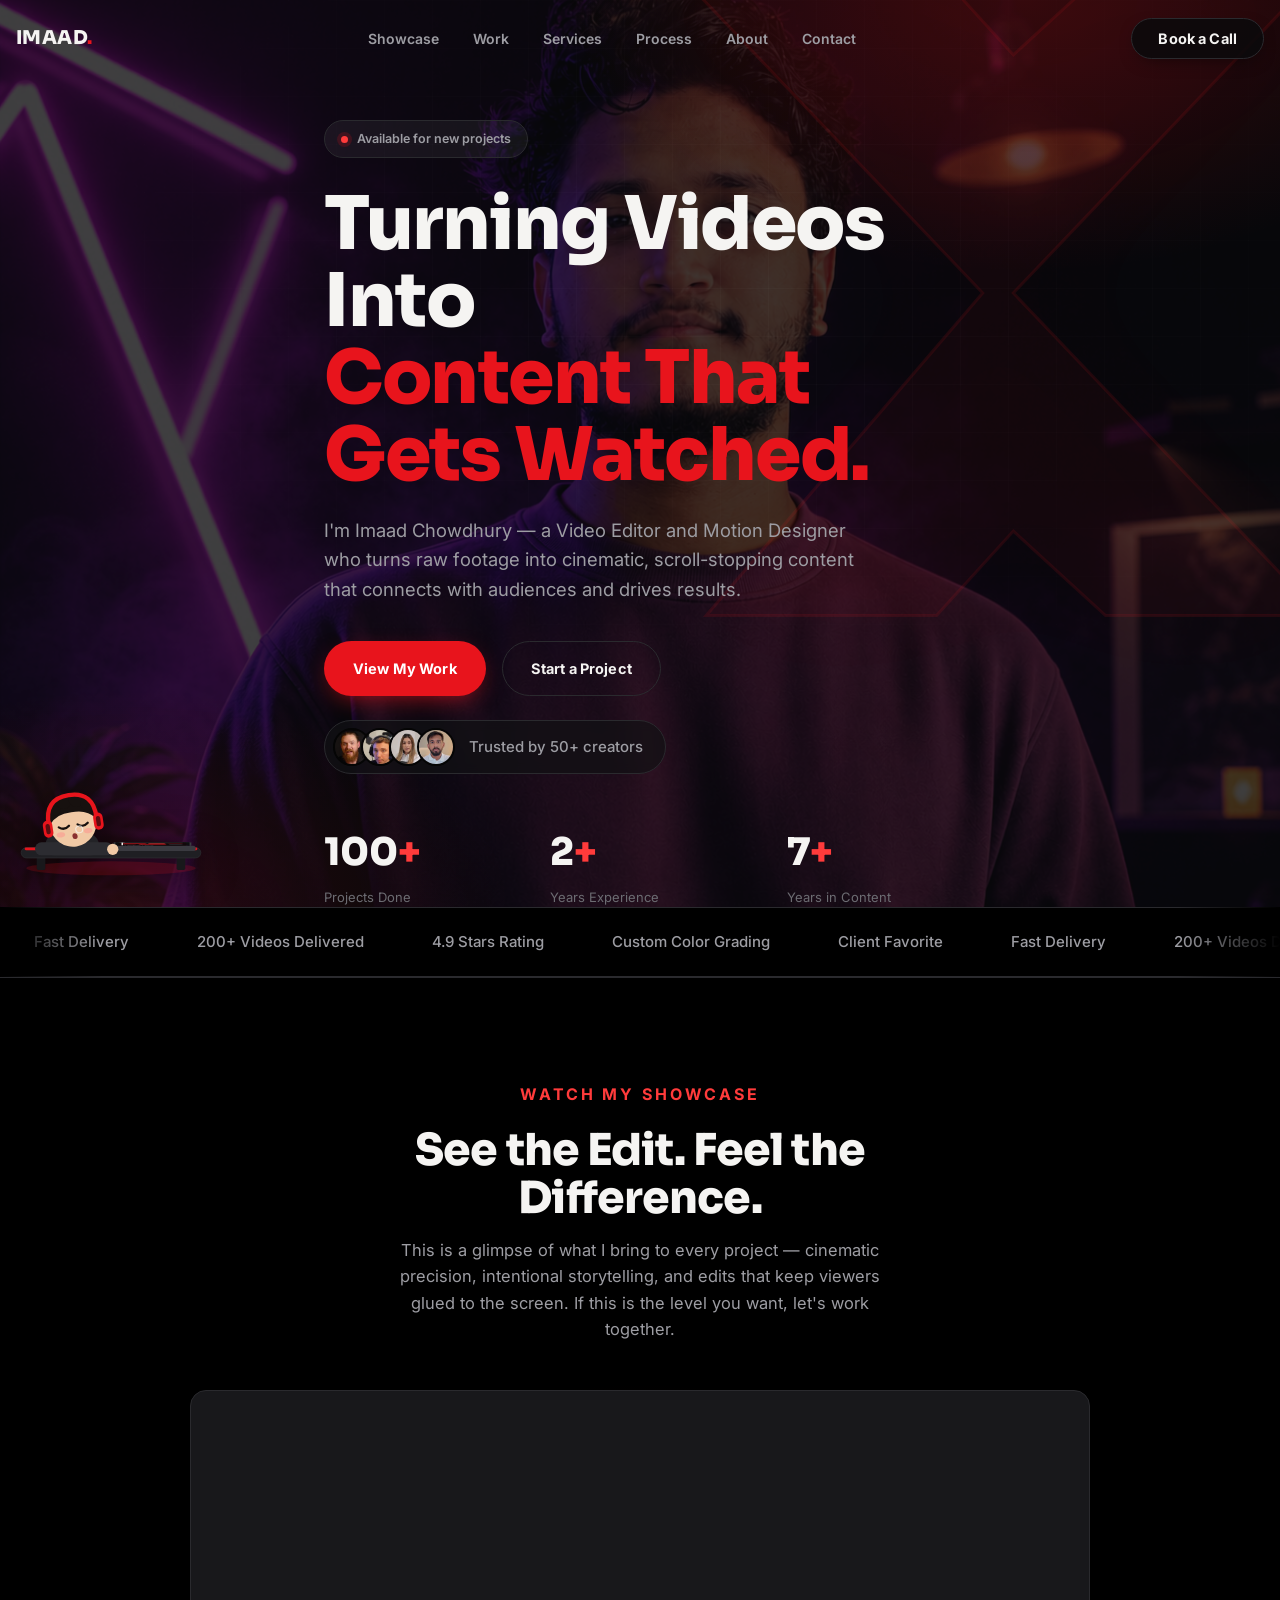
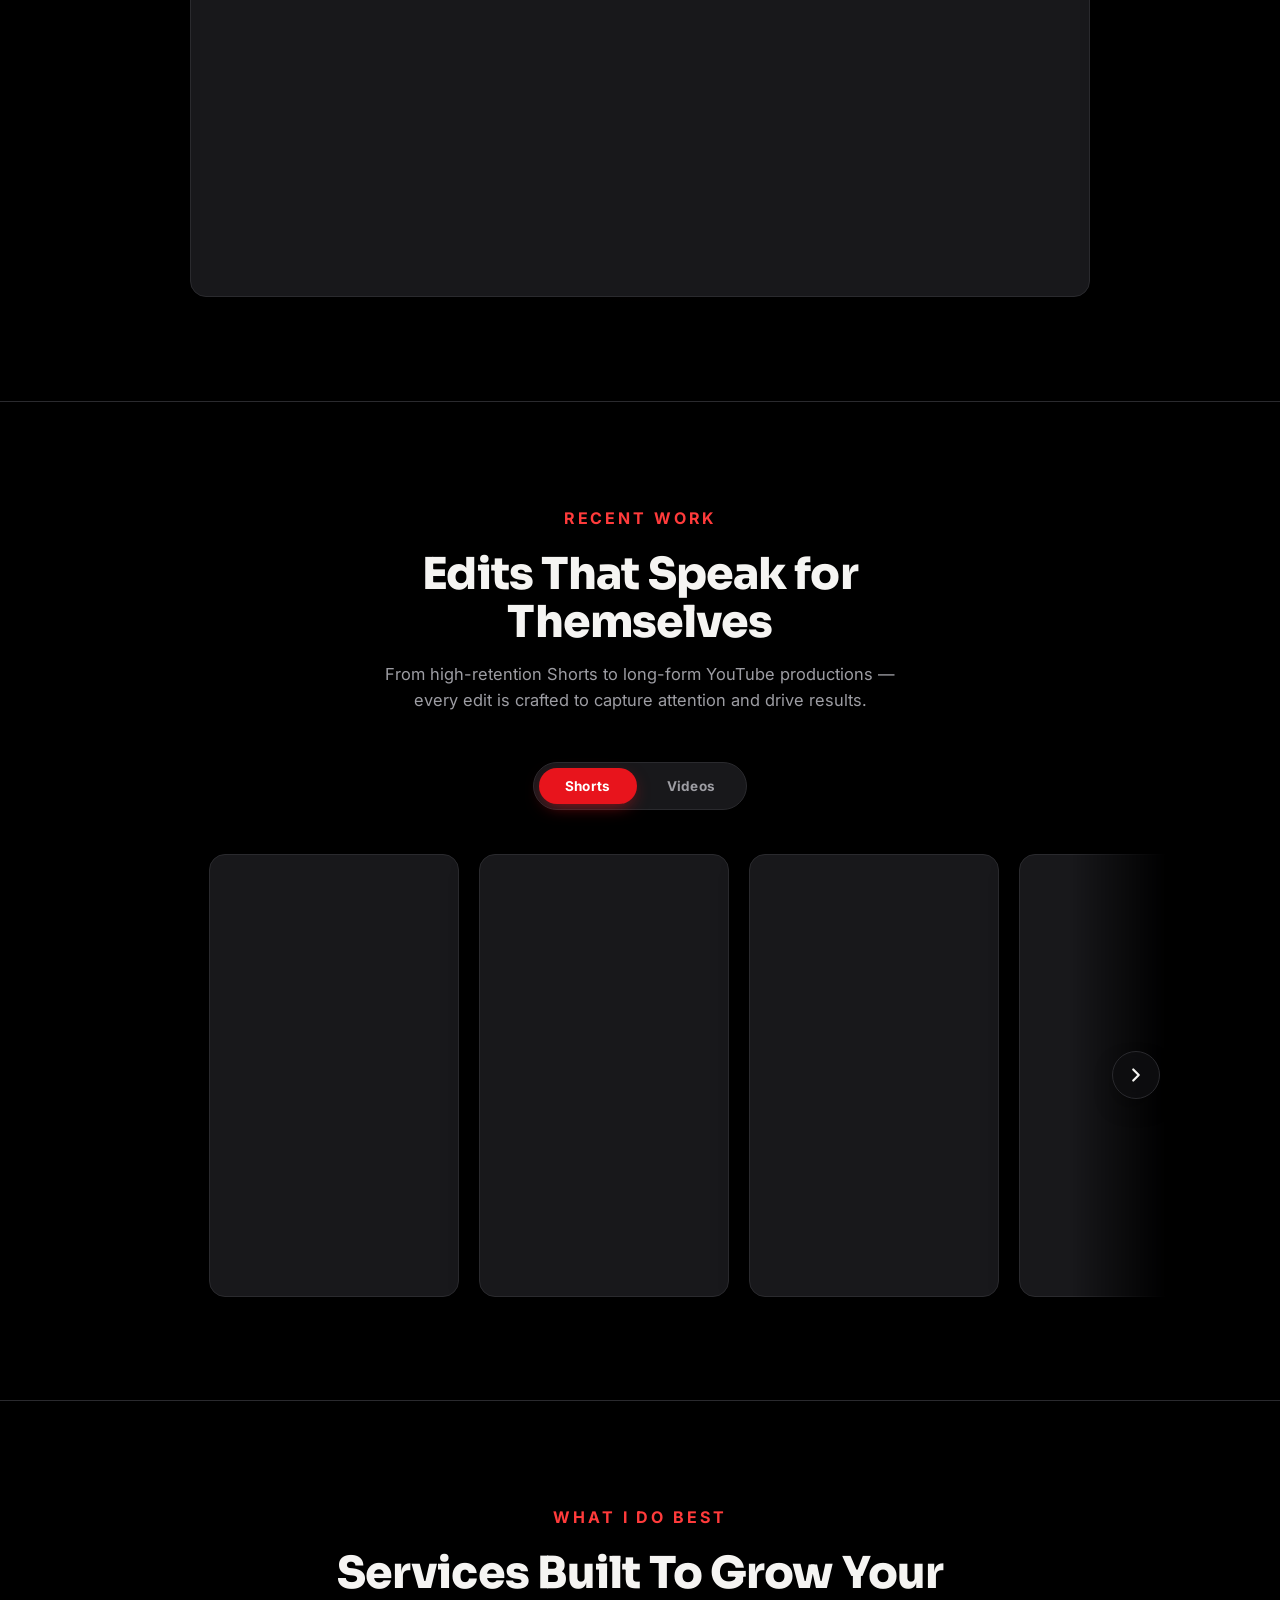
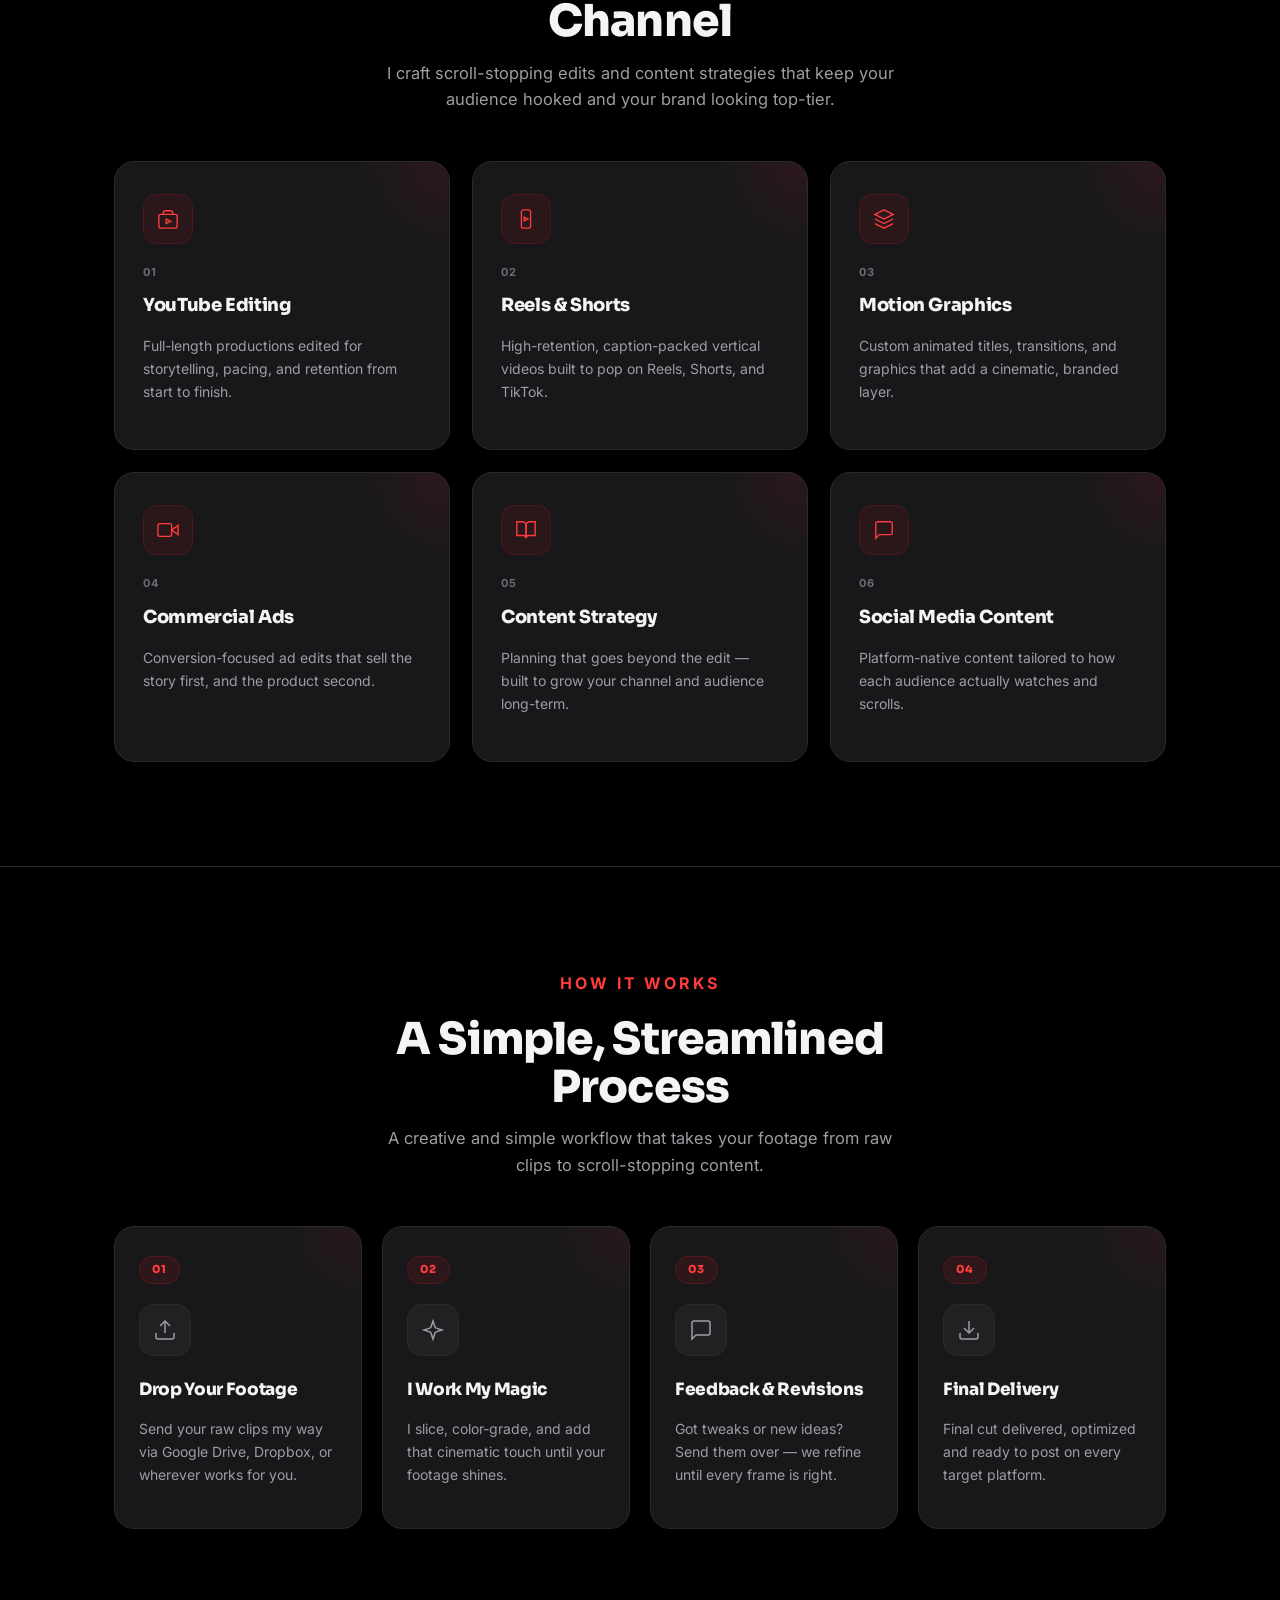
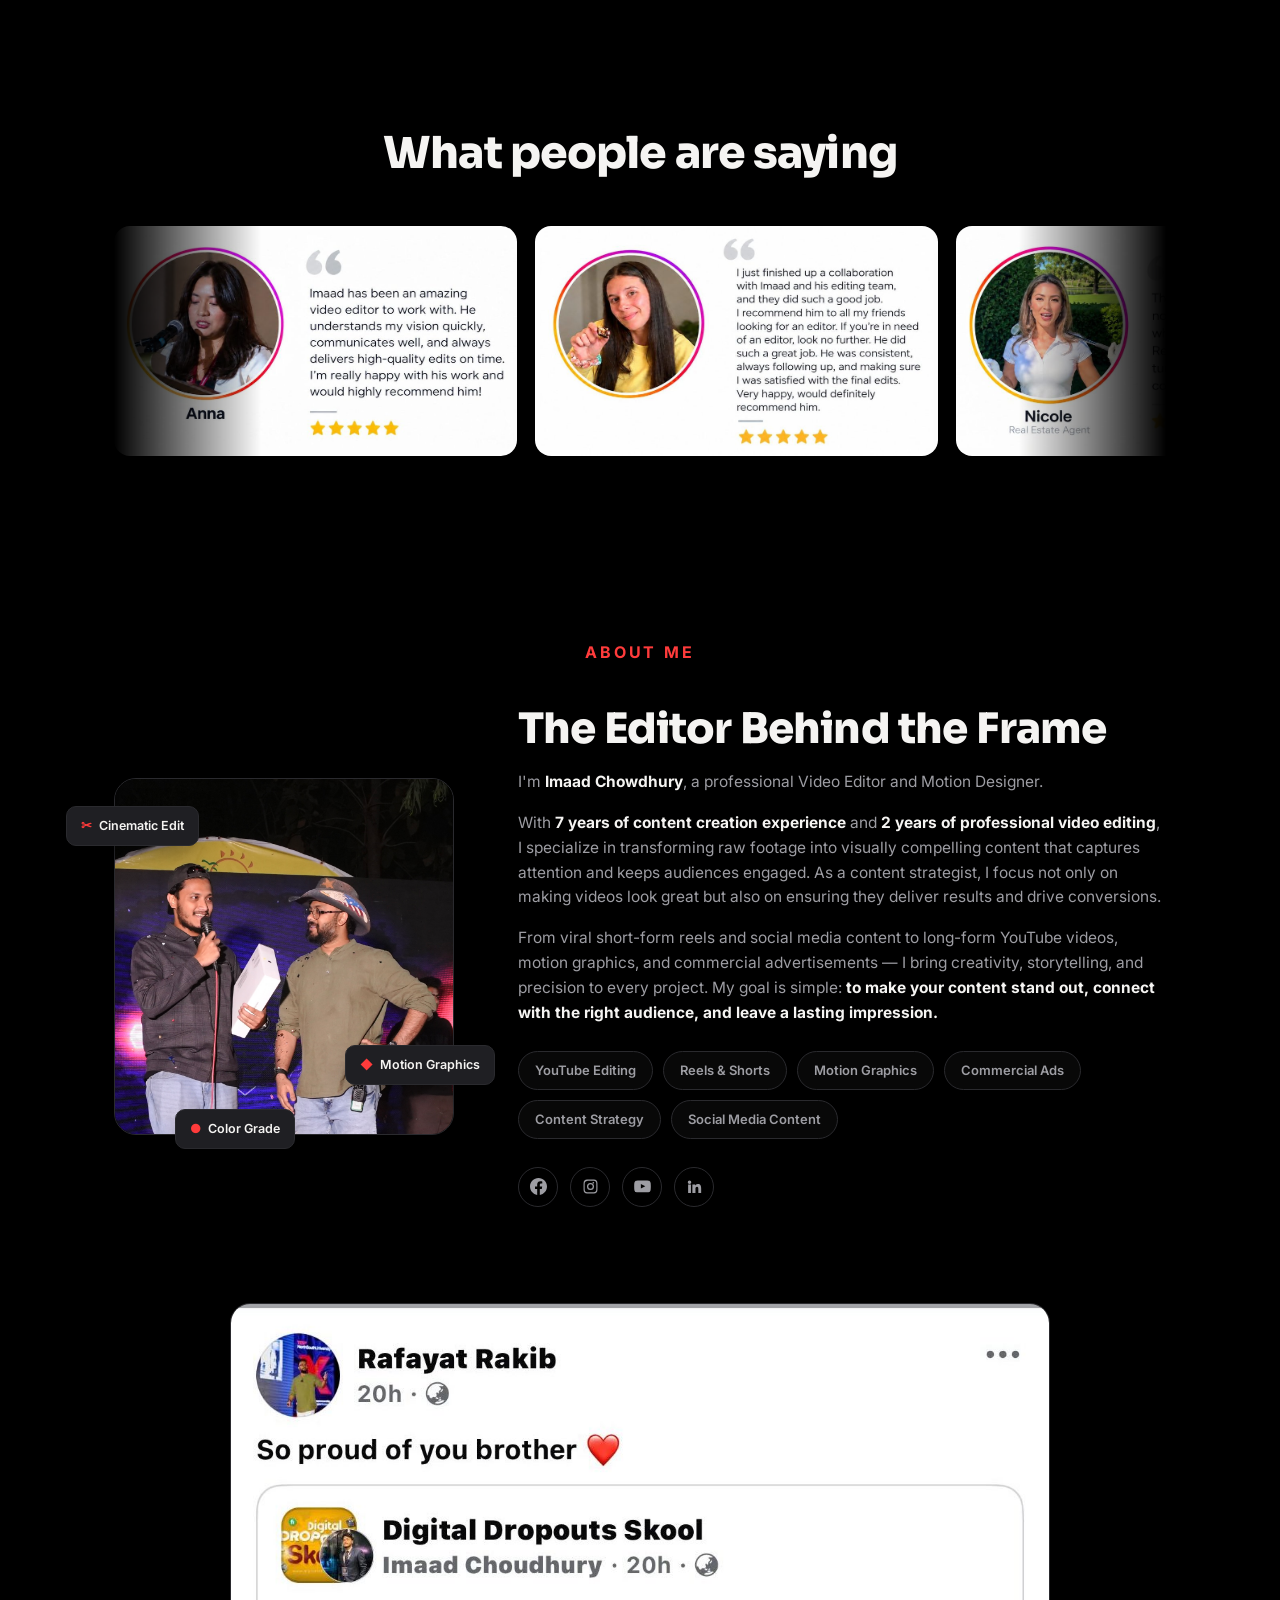
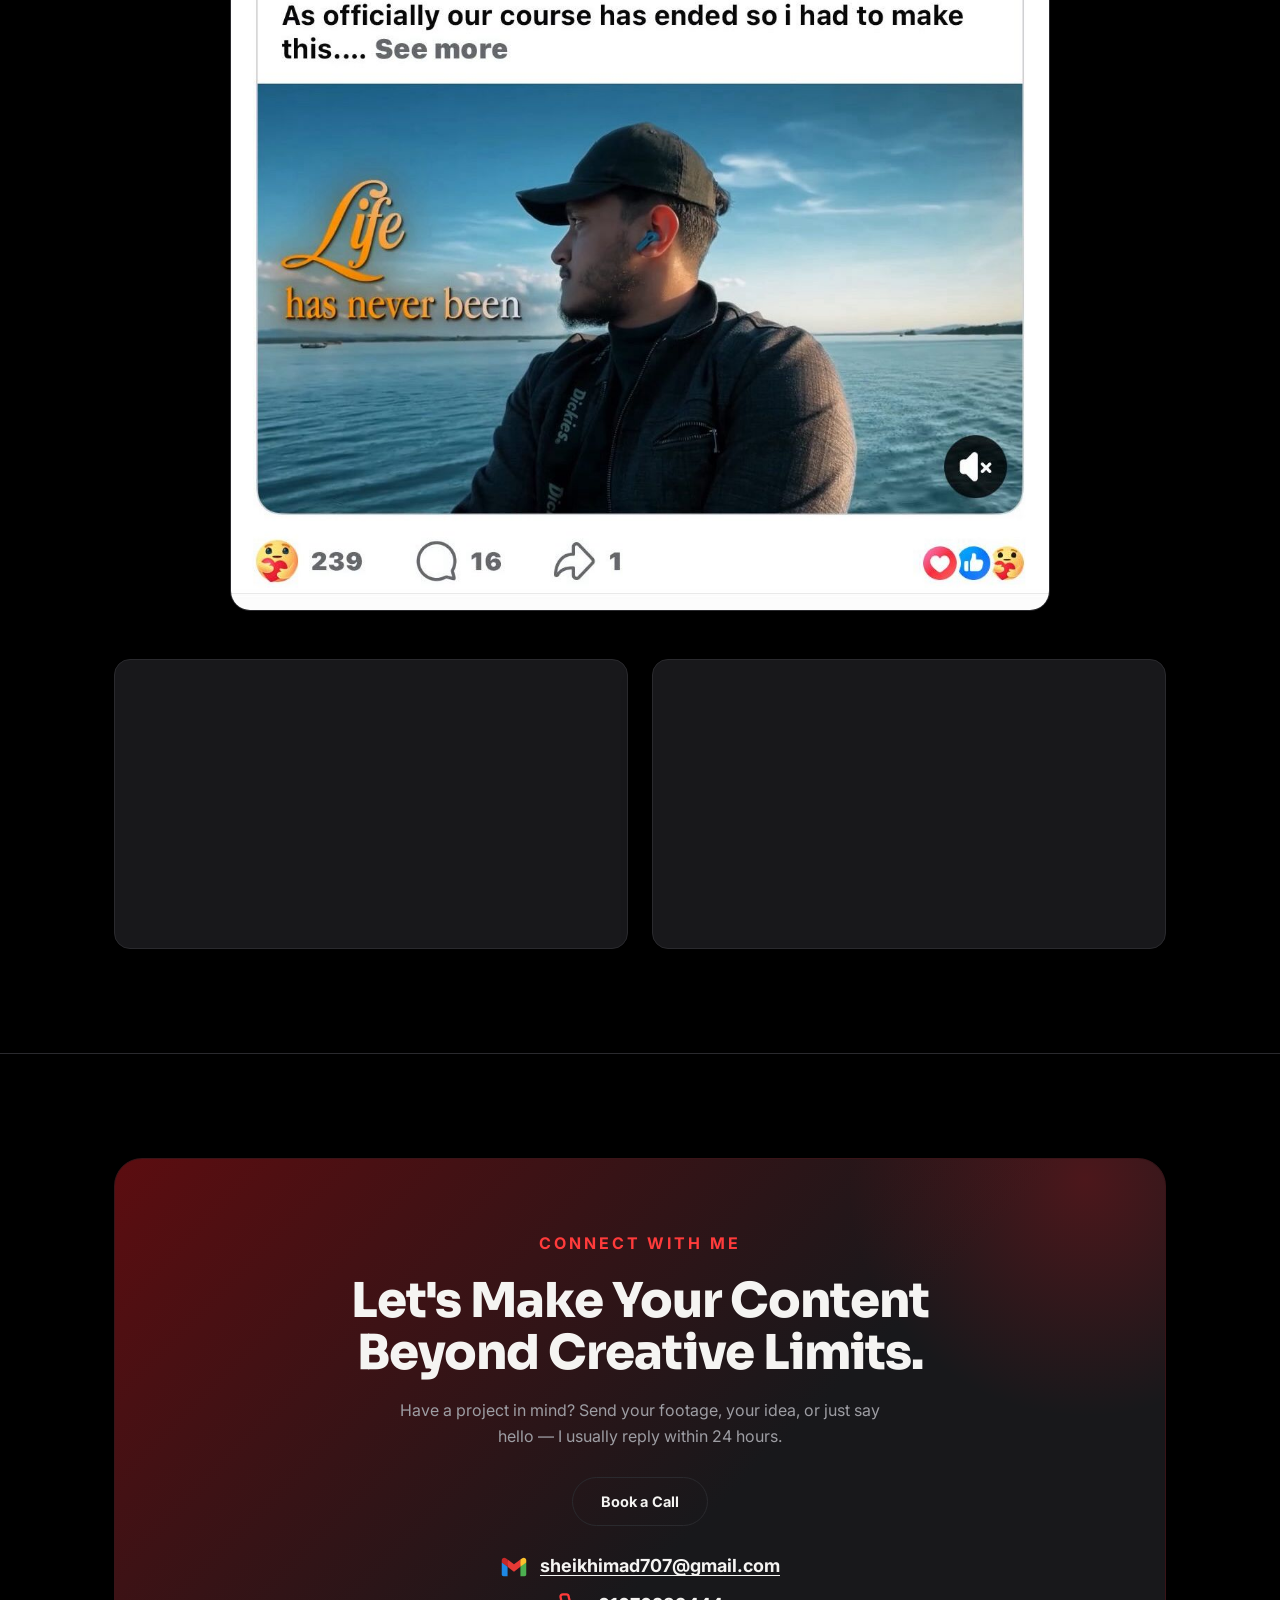
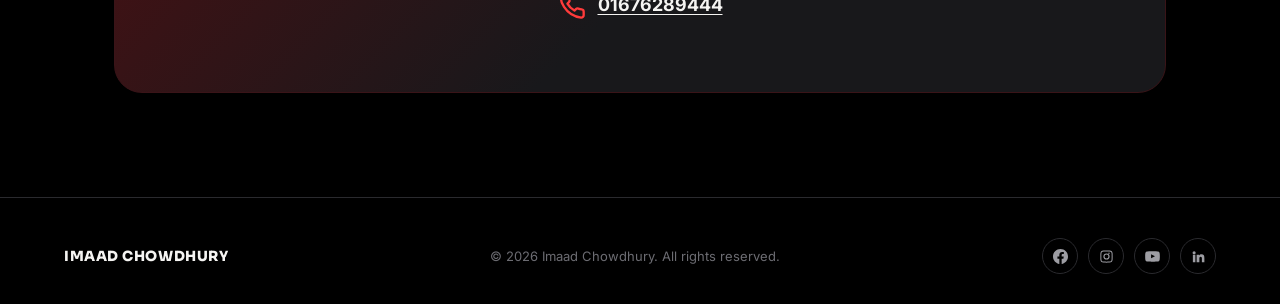
<file: index.html>
<!DOCTYPE html>
<html lang="en">
<head>
<meta charset="UTF-8">
<meta name="viewport" content="width=device-width, initial-scale=1.0">
<title>Imaad Chowdhury</title>
<meta name="description" content="Imaad Chowdhury. Professional video editor & motion designer turning raw footage into content that gets watched.">
<link rel="icon" href="data:,">
<meta name="theme-color" content="#000000">
<!-- Link preview (Messenger, WhatsApp, Facebook, LinkedIn, X) -->
<meta property="og:type" content="website">
<meta property="og:site_name" content="Imaad Chowdhury">
<meta property="og:title" content="Imaad Chowdhury">
<meta property="og:description" content="Professional video editor & motion designer turning raw footage into content that gets watched.">
<meta property="og:image" content="https://imaad707.github.io/MyWebsite/assets/share-preview.jpg">
<meta property="og:image:secure_url" content="https://imaad707.github.io/MyWebsite/assets/share-preview.jpg">
<meta property="og:image:type" content="image/jpeg">
<meta property="og:image:width" content="1200">
<meta property="og:image:height" content="630">
<meta property="og:image:alt" content="Imaad Chowdhury, video editor and motion designer">
<meta name="twitter:card" content="summary_large_image">
<meta name="twitter:title" content="Imaad Chowdhury">
<meta name="twitter:description" content="Professional video editor & motion designer turning raw footage into content that gets watched.">
<meta name="twitter:image" content="https://imaad707.github.io/MyWebsite/assets/share-preview.jpg">
<link rel="preconnect" href="https://fonts.googleapis.com">
<link href="https://fonts.googleapis.com/css2?family=Sora:wght@600;700;800&family=Inter:wght@400;500;600;700&display=swap" rel="stylesheet">
<link rel="stylesheet" href="style.css">
</head>
<body>

<!-- ============ NAV ============ -->
<nav class="nav" id="nav">
  <a href="#top" class="nav-logo">
    <span>IMAAD<em>.</em></span>
  </a>
  <ul class="nav-links">
    <li><a href="#gig">Showcase</a></li>
    <li><a href="#work">Work</a></li>
    <li><a href="#services">Services</a></li>
    <li><a href="#process">Process</a></li>
    <li><a href="#about">About</a></li>
    <li><a href="#contact">Contact</a></li>
  </ul>
  <div class="nav-cta">
    <button type="button" class="btn btn-ghost nav-book" data-book-call>Book a Call</button>
    <button class="burger" id="burger" aria-label="Open menu"><span></span><span></span><span></span></button>
  </div>
</nav>

<div class="mobile-menu" id="mobileMenu">
  <a href="#gig">Showcase</a>
  <a href="#work">Work</a>
  <a href="#services">Services</a>
  <a href="#process">Process</a>
  <a href="#about">About</a>
  <a href="#contact">Contact</a>
  <button type="button" class="btn btn-primary" data-book-call>Book a Call</button>
</div>

<!-- ============ HERO ============ -->
<header class="hero" id="top">
  <div class="hero-bg-img"></div>
  <div class="hero-overlay"></div>
  <svg class="hero-shard" viewBox="0 0 500 500" fill="none" xmlns="http://www.w3.org/2000/svg">
    <path d="M40 40L240 250L60 460L210 460L260 405L320 460L460 460L260 250L460 40L320 40L260 95L210 40L40 40Z" fill="#E8141C" fill-opacity="0.08" stroke="#E8141C" stroke-opacity="0.2" stroke-width="2"/>
  </svg>
  <div class="container hero-inner">
    <div class="hero-tag reveal in"><span class="dot"></span> Available for new projects</div>
    <h1 class="reveal in">Turning Videos Into <span class="hl">Content That Gets Watched.</span></h1>
    <p class="hero-sub reveal in">I'm Imaad Chowdhury — a Video Editor and Motion Designer who turns raw footage into cinematic, scroll-stopping content that connects with audiences and drives results.</p>
    <div class="hero-actions reveal in">
      <a href="#work" class="btn btn-primary">View My Work</a>
      <a href="#contact" class="btn btn-ghost">Start a Project</a>
    </div>
    <div class="trust-pill reveal in">
      <div class="trust-avatars">
        <img src="assets/creator1.jpg" alt="Creator" loading="lazy">
        <img src="assets/creator2.jpg" alt="Creator" loading="lazy">
        <img src="assets/creator3.jpg" alt="Creator" loading="lazy">
        <img src="assets/creator4.jpg" alt="Creator" loading="lazy">
      </div>
      <span class="trust-text">Trusted by 50+ creators</span>
    </div>
    <div class="hero-stats reveal in">
      <div>
        <div class="stat-num">100<span>+</span></div>
        <div class="stat-label">Projects Done</div>
      </div>
      <div>
        <div class="stat-num">2<span>+</span></div>
        <div class="stat-label">Years Experience</div>
      </div>
      <div>
        <div class="stat-num">7<span>+</span></div>
        <div class="stat-label">Years in Content</div>
      </div>
    </div>
  </div>
</header>

<!-- ============ MARQUEE STRIP ============ -->
<div class="marquee" aria-label="Highlights">
  <div class="marquee-track">
    <div class="marquee-group"><span class="marquee-item">Fast Delivery</span><span class="marquee-item">200+ Videos Delivered</span><span class="marquee-item">4.9 Stars Rating</span><span class="marquee-item">Custom Color Grading</span><span class="marquee-item">Client Favorite</span><span class="marquee-item">Fast Delivery</span><span class="marquee-item">200+ Videos Delivered</span><span class="marquee-item">4.9 Stars Rating</span><span class="marquee-item">Custom Color Grading</span><span class="marquee-item">Client Favorite</span></div>
    <div class="marquee-group" aria-hidden="true"><span class="marquee-item">Fast Delivery</span><span class="marquee-item">200+ Videos Delivered</span><span class="marquee-item">4.9 Stars Rating</span><span class="marquee-item">Custom Color Grading</span><span class="marquee-item">Client Favorite</span><span class="marquee-item">Fast Delivery</span><span class="marquee-item">200+ Videos Delivered</span><span class="marquee-item">4.9 Stars Rating</span><span class="marquee-item">Custom Color Grading</span><span class="marquee-item">Client Favorite</span></div>
  </div>
</div>


<!-- ============ GIG VIDEO ============ -->
<section class="gig-video" id="gig">
  <div class="container">
    <div class="section-head center reveal">
      <div class="eyebrow" style="justify-content:center;">Watch My Showcase</div>
      <h2>See the Edit. Feel the Difference.</h2>
      <p style="margin-left:auto;margin-right:auto;">This is a glimpse of what I bring to every project — cinematic precision, intentional storytelling, and edits that keep viewers glued to the screen. If this is the level you want, let's work together.</p>
    </div>
    <div class="gig-iframe-wrap reveal">
      <div class="iframe-glow"></div>
      <div class="iframe-card">
        <div class="iframe-container ratio-16-9">
          <iframe src="https://www.youtube.com/embed/Ley6r-Gzqzw" title="Imaad Chowdhury — Video Editing Showcase" frameborder="0" allow="accelerometer; autoplay; clipboard-write; encrypted-media; gyroscope; picture-in-picture; web-share" allowfullscreen loading="lazy"></iframe>
        </div>
      </div>
    </div>
  </div>
</section>

<!-- ============ RECENT WORK ============ -->
<section class="work-section" id="work">
  <div class="container">
    <div class="section-head center reveal">
      <div class="eyebrow" style="justify-content:center;">Recent Work</div>
      <h2>Edits That Speak for Themselves</h2>
      <p style="margin-left:auto;margin-right:auto;">From high-retention Shorts to long-form YouTube productions — every edit is crafted to capture attention and drive results.</p>
    </div>

    <div class="toggle-row reveal">
      <div class="toggle">
        <button class="tgl-btn active" data-target="shorts">Shorts</button>
        <button class="tgl-btn" data-target="videos">Videos</button>
      </div>
    </div>

    <div class="video-panel active" id="panel-shorts">
      <div class="shorts-scroller" id="shortsScroller">
      <button type="button" class="scroll-arrow left" data-dir="-1" aria-label="Scroll shorts left"><svg viewBox="0 0 24 24" fill="none" stroke="currentColor" stroke-width="2.4" stroke-linecap="round" stroke-linejoin="round" aria-hidden="true"><polyline points="15 18 9 12 15 6"/></svg></button>
      <div class="shorts-grid" id="shortsGrid">
        <div class="iframe-card short-card">
          <div class="iframe-container ratio-9-16">
            <iframe src="https://www.youtube.com/embed/MKglZIyKjCs" title="Short 1" frameborder="0" allow="accelerometer; autoplay; clipboard-write; encrypted-media; gyroscope; picture-in-picture; web-share" allowfullscreen loading="lazy"></iframe>
          </div>
        </div>
        <div class="iframe-card short-card">
          <div class="iframe-container ratio-9-16">
            <iframe src="https://www.youtube.com/embed/EFLPF3rHTHk" title="Short 2" frameborder="0" allow="accelerometer; autoplay; clipboard-write; encrypted-media; gyroscope; picture-in-picture; web-share" allowfullscreen loading="lazy"></iframe>
          </div>
        </div>
        <div class="iframe-card short-card">
          <div class="iframe-container ratio-9-16">
            <iframe src="https://www.youtube.com/embed/_vTxdvd6OuI" title="Short 3" frameborder="0" allow="accelerometer; autoplay; clipboard-write; encrypted-media; gyroscope; picture-in-picture; web-share" allowfullscreen loading="lazy"></iframe>
          </div>
        </div>
        <div class="iframe-card short-card">
          <div class="iframe-container ratio-9-16">
            <iframe src="https://www.youtube.com/embed/obNhBu3lBcw" title="Short 4" frameborder="0" allow="accelerometer; autoplay; clipboard-write; encrypted-media; gyroscope; picture-in-picture; web-share" allowfullscreen loading="lazy"></iframe>
          </div>
        </div>
        <div class="iframe-card short-card">
          <div class="iframe-container ratio-9-16">
            <iframe src="https://www.youtube.com/embed/xnUzyC5yKIA" title="Short 5" frameborder="0" allow="accelerometer; autoplay; clipboard-write; encrypted-media; gyroscope; picture-in-picture; web-share" allowfullscreen loading="lazy"></iframe>
          </div>
        </div>
        <div class="iframe-card short-card">
          <div class="iframe-container ratio-9-16">
            <iframe src="https://www.youtube.com/embed/IahF_UW8Dgw" title="Short 6" frameborder="0" allow="accelerometer; autoplay; clipboard-write; encrypted-media; gyroscope; picture-in-picture; web-share" allowfullscreen loading="lazy"></iframe>
          </div>
        </div>
        <div class="iframe-card short-card">
          <div class="iframe-container ratio-9-16">
            <iframe src="https://www.youtube.com/embed/UDlIhXW3DHI" title="Short 7" frameborder="0" allow="accelerometer; autoplay; clipboard-write; encrypted-media; gyroscope; picture-in-picture; web-share" allowfullscreen loading="lazy"></iframe>
          </div>
        </div>
        <div class="iframe-card short-card">
          <div class="iframe-container ratio-9-16">
            <iframe src="https://www.youtube.com/embed/750QmClvQX0" title="Short 8" frameborder="0" allow="accelerometer; autoplay; clipboard-write; encrypted-media; gyroscope; picture-in-picture; web-share" allowfullscreen loading="lazy"></iframe>
          </div>
        </div>
        <div class="iframe-card short-card">
          <div class="iframe-container ratio-9-16">
            <iframe src="https://www.youtube.com/embed/G-1ULDhU9o4" title="Short 9" frameborder="0" allow="accelerometer; autoplay; clipboard-write; encrypted-media; gyroscope; picture-in-picture; web-share" allowfullscreen loading="lazy"></iframe>
          </div>
        </div>
        <div class="iframe-card short-card">
          <div class="iframe-container ratio-9-16">
            <iframe src="https://www.youtube.com/embed/AccHz2SYxSQ" title="Short 10" frameborder="0" allow="accelerometer; autoplay; clipboard-write; encrypted-media; gyroscope; picture-in-picture; web-share" allowfullscreen loading="lazy"></iframe>
          </div>
        </div>
        <div class="iframe-card short-card">
          <div class="iframe-container ratio-9-16">
            <iframe src="https://www.youtube.com/embed/bPZvkzYd1_E" title="Short 11" frameborder="0" allow="accelerometer; autoplay; clipboard-write; encrypted-media; gyroscope; picture-in-picture; web-share" allowfullscreen loading="lazy"></iframe>
          </div>
        </div>
        <div class="iframe-card short-card">
          <div class="iframe-container ratio-9-16">
            <iframe src="https://www.youtube.com/embed/IQqDSOp1xQA" title="Short 12" frameborder="0" allow="accelerometer; autoplay; clipboard-write; encrypted-media; gyroscope; picture-in-picture; web-share" allowfullscreen loading="lazy"></iframe>
          </div>
        </div>
        <div class="iframe-card short-card">
          <div class="iframe-container ratio-9-16">
            <iframe src="https://www.youtube.com/embed/p4ZIjFjfnaE" title="Short 13" frameborder="0" allow="accelerometer; autoplay; clipboard-write; encrypted-media; gyroscope; picture-in-picture; web-share" allowfullscreen loading="lazy"></iframe>
          </div>
        </div>
        <div class="iframe-card short-card">
          <div class="iframe-container ratio-9-16">
            <iframe src="https://www.youtube.com/embed/wWBYpCYB-S4" title="Short 14" frameborder="0" allow="accelerometer; autoplay; clipboard-write; encrypted-media; gyroscope; picture-in-picture; web-share" allowfullscreen loading="lazy"></iframe>
          </div>
        </div>
        <div class="iframe-card short-card">
          <div class="iframe-container ratio-9-16">
            <iframe src="https://www.youtube.com/embed/cR_i9zTeIQw" title="Short 15" frameborder="0" allow="accelerometer; autoplay; clipboard-write; encrypted-media; gyroscope; picture-in-picture; web-share" allowfullscreen loading="lazy"></iframe>
          </div>
        </div>
        <div class="iframe-card short-card">
          <div class="iframe-container ratio-9-16">
            <iframe src="https://www.youtube.com/embed/uro-5DPKuio" title="Short 16" frameborder="0" allow="accelerometer; autoplay; clipboard-write; encrypted-media; gyroscope; picture-in-picture; web-share" allowfullscreen loading="lazy"></iframe>
          </div>
        </div>
        <div class="iframe-card short-card">
          <div class="iframe-container ratio-9-16">
            <iframe src="https://www.youtube.com/embed/U4ZEMzd0TrQ" title="Short 17" frameborder="0" allow="accelerometer; autoplay; clipboard-write; encrypted-media; gyroscope; picture-in-picture; web-share" allowfullscreen loading="lazy"></iframe>
          </div>
        </div>
        <div class="iframe-card short-card">
          <div class="iframe-container ratio-9-16">
            <iframe src="https://www.youtube.com/embed/kmpT495ATMk" title="Short 18" frameborder="0" allow="accelerometer; autoplay; clipboard-write; encrypted-media; gyroscope; picture-in-picture; web-share" allowfullscreen loading="lazy"></iframe>
          </div>
        </div>
        <div class="iframe-card short-card">
          <div class="iframe-container ratio-9-16">
            <iframe src="https://www.youtube.com/embed/0X0gnHyehtI" title="Short 19" frameborder="0" allow="accelerometer; autoplay; clipboard-write; encrypted-media; gyroscope; picture-in-picture; web-share" allowfullscreen loading="lazy"></iframe>
          </div>
        </div>
        <div class="iframe-card short-card">
          <div class="iframe-container ratio-9-16">
            <iframe src="https://www.youtube.com/embed/EVCNgwXdKeE" title="Short 20" frameborder="0" allow="accelerometer; autoplay; clipboard-write; encrypted-media; gyroscope; picture-in-picture; web-share" allowfullscreen loading="lazy"></iframe>
          </div>
        </div>
        <div class="iframe-card short-card">
          <div class="iframe-container ratio-9-16">
            <iframe src="https://www.youtube.com/embed/HGJocHG5a6I" title="Short 21" frameborder="0" allow="accelerometer; autoplay; clipboard-write; encrypted-media; gyroscope; picture-in-picture; web-share" allowfullscreen loading="lazy"></iframe>
          </div>
        </div>
        <div class="iframe-card short-card">
          <div class="iframe-container ratio-9-16">
            <iframe src="https://www.youtube.com/embed/nOJywHD1OJk" title="Short 22" frameborder="0" allow="accelerometer; autoplay; clipboard-write; encrypted-media; gyroscope; picture-in-picture; web-share" allowfullscreen loading="lazy"></iframe>
          </div>
        </div>
        <div class="iframe-card short-card">
          <div class="iframe-container ratio-9-16">
            <iframe src="https://www.youtube.com/embed/xfTJQD6ECuU" title="Short 23" frameborder="0" allow="accelerometer; autoplay; clipboard-write; encrypted-media; gyroscope; picture-in-picture; web-share" allowfullscreen loading="lazy"></iframe>
          </div>
        </div>
        <div class="iframe-card short-card">
          <div class="iframe-container ratio-9-16">
            <iframe src="https://www.youtube.com/embed/IbdXz-1tGnA" title="Short 24" frameborder="0" allow="accelerometer; autoplay; clipboard-write; encrypted-media; gyroscope; picture-in-picture; web-share" allowfullscreen loading="lazy"></iframe>
          </div>
        </div>
        <div class="iframe-card short-card">
          <div class="iframe-container ratio-9-16">
            <iframe src="https://www.youtube.com/embed/vhhTcd9twsA" title="Short 25" frameborder="0" allow="accelerometer; autoplay; clipboard-write; encrypted-media; gyroscope; picture-in-picture; web-share" allowfullscreen loading="lazy"></iframe>
          </div>
        </div>
        <div class="iframe-card short-card">
          <div class="iframe-container ratio-9-16">
            <iframe src="https://www.youtube.com/embed/pJAopqqw23U" title="Short 26" frameborder="0" allow="accelerometer; autoplay; clipboard-write; encrypted-media; gyroscope; picture-in-picture; web-share" allowfullscreen loading="lazy"></iframe>
          </div>
        </div>
        <div class="iframe-card short-card">
          <div class="iframe-container ratio-9-16">
            <iframe src="https://www.youtube.com/embed/Gi5Dd28pmto" title="Short 27" frameborder="0" allow="accelerometer; autoplay; clipboard-write; encrypted-media; gyroscope; picture-in-picture; web-share" allowfullscreen loading="lazy"></iframe>
          </div>
        </div>
        <div class="iframe-card short-card">
          <div class="iframe-container ratio-9-16">
            <iframe src="https://www.youtube.com/embed/XS7G4xQsA8Q" title="Short 28" frameborder="0" allow="accelerometer; autoplay; clipboard-write; encrypted-media; gyroscope; picture-in-picture; web-share" allowfullscreen loading="lazy"></iframe>
          </div>
        </div>
        <div class="iframe-card short-card">
          <div class="iframe-container ratio-9-16">
            <iframe src="https://www.youtube.com/embed/XdxJK-QkF6w" title="Short 29" frameborder="0" allow="accelerometer; autoplay; clipboard-write; encrypted-media; gyroscope; picture-in-picture; web-share" allowfullscreen loading="lazy"></iframe>
          </div>
        </div>
      </div>
      <button type="button" class="scroll-arrow right" data-dir="1" aria-label="Scroll shorts right"><svg viewBox="0 0 24 24" fill="none" stroke="currentColor" stroke-width="2.4" stroke-linecap="round" stroke-linejoin="round" aria-hidden="true"><polyline points="9 18 15 12 9 6"/></svg></button>
      </div>
    </div>

    <div class="video-panel" id="panel-videos">
      <div class="videos-grid">
        <div class="iframe-card">
          <div class="iframe-container ratio-16-9">
            <iframe src="https://www.youtube.com/embed/YHXkk4bOt3w" title="Video 1" frameborder="0" allow="accelerometer; autoplay; clipboard-write; encrypted-media; gyroscope; picture-in-picture; web-share" allowfullscreen loading="lazy"></iframe>
          </div>
        </div>
        <div class="iframe-card">
          <div class="iframe-container ratio-16-9">
            <iframe src="https://www.youtube.com/embed/Se8TybKfEj0" title="Video 2" frameborder="0" allow="accelerometer; autoplay; clipboard-write; encrypted-media; gyroscope; picture-in-picture; web-share" allowfullscreen loading="lazy"></iframe>
          </div>
        </div>
        <div class="iframe-card">
          <div class="iframe-container ratio-16-9">
            <iframe src="https://www.youtube.com/embed/kw0ST6agdW4" title="Video 3" frameborder="0" allow="accelerometer; autoplay; clipboard-write; encrypted-media; gyroscope; picture-in-picture; web-share" allowfullscreen loading="lazy"></iframe>
          </div>
        </div>
        <div class="iframe-card">
          <div class="iframe-container ratio-16-9">
            <iframe src="https://www.youtube.com/embed/S71rRnqbXVI" title="Video 4" frameborder="0" allow="accelerometer; autoplay; clipboard-write; encrypted-media; gyroscope; picture-in-picture; web-share" allowfullscreen loading="lazy"></iframe>
          </div>
        </div>
      </div>
    </div>
  </div>
</section>

<!-- ============ SERVICES / WHAT I DO BEST ============ -->
<section class="services" id="services">
  <div class="container">
    <div class="section-head center reveal">
      <div class="eyebrow" style="justify-content:center;">What I Do Best</div>
      <h2>Services Built To Grow Your Channel</h2>
      <p style="margin-left:auto;margin-right:auto;">I craft scroll-stopping edits and content strategies that keep your audience hooked and your brand looking top-tier.</p>
    </div>
    <div class="services-grid reveal">
      <div class="service-card">
        <div class="service-icon">
          <svg viewBox="0 0 24 24" fill="none" stroke="currentColor" stroke-width="1.5"><rect x="2" y="7" width="20" height="15" rx="2"/><path d="M17 7V5a2 2 0 0 0-2-2H9a2 2 0 0 0-2 2v2"/><path d="m10 12 5 2.5L10 17z"/></svg>
        </div>
        <div class="service-num">01</div>
        <h4>YouTube Editing</h4>
        <p>Full-length productions edited for storytelling, pacing, and retention from start to finish.</p>
      </div>
      <div class="service-card">
        <div class="service-icon">
          <svg viewBox="0 0 24 24" fill="none" stroke="currentColor" stroke-width="1.5"><rect x="7" y="2" width="10" height="20" rx="2"/><path d="m10 10 4 2-4 2z"/></svg>
        </div>
        <div class="service-num">02</div>
        <h4>Reels &amp; Shorts</h4>
        <p>High-retention, caption-packed vertical videos built to pop on Reels, Shorts, and TikTok.</p>
      </div>
      <div class="service-card">
        <div class="service-icon">
          <svg viewBox="0 0 24 24" fill="none" stroke="currentColor" stroke-width="1.5"><path d="M12 2L2 7l10 5 10-5-10-5z"/><path d="m2 17 10 5 10-5"/><path d="m2 12 10 5 10-5"/></svg>
        </div>
        <div class="service-num">03</div>
        <h4>Motion Graphics</h4>
        <p>Custom animated titles, transitions, and graphics that add a cinematic, branded layer.</p>
      </div>
      <div class="service-card">
        <div class="service-icon">
          <svg viewBox="0 0 24 24" fill="none" stroke="currentColor" stroke-width="1.5"><polygon points="23 7 16 12 23 17 23 7"/><rect x="1" y="5" width="15" height="14" rx="2"/></svg>
        </div>
        <div class="service-num">04</div>
        <h4>Commercial Ads</h4>
        <p>Conversion-focused ad edits that sell the story first, and the product second.</p>
      </div>
      <div class="service-card">
        <div class="service-icon">
          <svg viewBox="0 0 24 24" fill="none" stroke="currentColor" stroke-width="1.5"><path d="M2 3h6a4 4 0 0 1 4 4v14a3 3 0 0 0-3-3H2z"/><path d="M22 3h-6a4 4 0 0 0-4 4v14a3 3 0 0 1 3-3h7z"/></svg>
        </div>
        <div class="service-num">05</div>
        <h4>Content Strategy</h4>
        <p>Planning that goes beyond the edit — built to grow your channel and audience long-term.</p>
      </div>
      <div class="service-card">
        <div class="service-icon">
          <svg viewBox="0 0 24 24" fill="none" stroke="currentColor" stroke-width="1.5"><path d="M21 15a2 2 0 0 1-2 2H7l-4 4V5a2 2 0 0 1 2-2h14a2 2 0 0 1 2 2z"/></svg>
        </div>
        <div class="service-num">06</div>
        <h4>Social Media Content</h4>
        <p>Platform-native content tailored to how each audience actually watches and scrolls.</p>
      </div>
    </div>
  </div>
</section>

<!-- ============ WHY MOST CREATORS BURN OUT ============ -->
<section class="burnout-section" id="burnout" hidden>
  <div class="container">
    <div class="section-head center reveal">
      <div class="eyebrow" style="justify-content:center;">The Problem</div>
      <h2>Why Most Creators Burn Out</h2>
      <p style="margin-left:auto;margin-right:auto;">Editing shouldn't be the reason you stop creating. Here's the problem most creators face — and how I solve it.</p>
    </div>
    <div class="journey-grid reveal">
      <div class="journey-card problem">
        <h3>Creator's Problem</h3>
        <ul>
          <li><svg class="ic" viewBox="0 0 24 24" fill="none" stroke="currentColor" stroke-width="2"><circle cx="12" cy="12" r="10"/><path d="M15 9l-6 6M9 9l6 6"/></svg> Editing takes forever and eats into recording time.</li>
          <li><svg class="ic" viewBox="0 0 24 24" fill="none" stroke="currentColor" stroke-width="2"><circle cx="12" cy="12" r="10"/><path d="M15 9l-6 6M9 9l6 6"/></svg> Upload schedules slip while videos sit unfinished.</li>
          <li><svg class="ic" viewBox="0 0 24 24" fill="none" stroke="currentColor" stroke-width="2"><circle cx="12" cy="12" r="10"/><path d="M15 9l-6 6M9 9l6 6"/></svg> Editing isn't the fun part — you just want to record.</li>
          <li><svg class="ic" viewBox="0 0 24 24" fill="none" stroke="currentColor" stroke-width="2"><circle cx="12" cy="12" r="10"/><path d="M15 9l-6 6M9 9l6 6"/></svg> The final cut never looks as professional as it should.</li>
          <li><svg class="ic" viewBox="0 0 24 24" fill="none" stroke="currentColor" stroke-width="2"><circle cx="12" cy="12" r="10"/><path d="M15 9l-6 6M9 9l6 6"/></svg> Captions and subtitles become a tedious afterthought.</li>
        </ul>
      </div>
      <div class="journey-card solution">
        <h3>My Solution</h3>
        <ul>
          <li><svg class="ic" viewBox="0 0 24 24" fill="none" stroke="currentColor" stroke-width="2"><circle cx="12" cy="12" r="10"/><path d="M8 12l3 3 5-6"/></svg> Done-for-you edits, delivered on time, every time.</li>
          <li><svg class="ic" viewBox="0 0 24 24" fill="none" stroke="currentColor" stroke-width="2"><circle cx="12" cy="12" r="10"/><path d="M8 12l3 3 5-6"/></svg> Fast turnaround so your upload schedule never slips.</li>
          <li><svg class="ic" viewBox="0 0 24 24" fill="none" stroke="currentColor" stroke-width="2"><circle cx="12" cy="12" r="10"/><path d="M8 12l3 3 5-6"/></svg> You record — I handle everything after that.</li>
          <li><svg class="ic" viewBox="0 0 24 24" fill="none" stroke="currentColor" stroke-width="2"><circle cx="12" cy="12" r="10"/><path d="M8 12l3 3 5-6"/></svg> Cinematic, clean, on-brand edits every single time.</li>
          <li><svg class="ic" viewBox="0 0 24 24" fill="none" stroke="currentColor" stroke-width="2"><circle cx="12" cy="12" r="10"/><path d="M8 12l3 3 5-6"/></svg> Burned-in, style-matched captions, done for you.</li>
        </ul>
      </div>
    </div>
  </div>
</section>

<!-- ============ HOW IT WORKS / PROCESS ============ -->
<section class="process" id="process">
  <div class="container">
    <div class="section-head center reveal">
      <div class="eyebrow" style="justify-content:center;">How It Works</div>
      <h2>A Simple, Streamlined Process</h2>
      <p style="margin-left:auto;margin-right:auto;">A creative and simple workflow that takes your footage from raw clips to scroll-stopping content.</p>
    </div>
    <div class="process-steps reveal">
      <div class="process-step">
        <div class="step-badge">01</div>
        <div class="step-icon">
          <svg viewBox="0 0 24 24" fill="none" stroke="currentColor" stroke-width="1.5"><path d="M21 15v4a2 2 0 0 1-2 2H5a2 2 0 0 1-2-2v-4"/><polyline points="17 8 12 3 7 8"/><line x1="12" y1="3" x2="12" y2="15"/></svg>
        </div>
        <div class="step-content">
          <h4>Drop Your Footage</h4>
          <p>Send your raw clips my way via Google Drive, Dropbox, or wherever works for you.</p>
        </div>
      </div>
      <div class="process-step">
        <div class="step-badge">02</div>
        <div class="step-icon">
          <svg viewBox="0 0 24 24" fill="none" stroke="currentColor" stroke-width="1.5"><path d="m12 3-1.912 5.813a2 2 0 0 1-1.275 1.275L3 12l5.813 1.912a2 2 0 0 1 1.275 1.275L12 21l1.912-5.813a2 2 0 0 1 1.275-1.275L21 12l-5.813-1.912a2 2 0 0 1-1.275-1.275L12 3Z"/></svg>
        </div>
        <div class="step-content">
          <h4>I Work My Magic</h4>
          <p>I slice, color-grade, and add that cinematic touch until your footage shines.</p>
        </div>
      </div>
      <div class="process-step">
        <div class="step-badge">03</div>
        <div class="step-icon">
          <svg viewBox="0 0 24 24" fill="none" stroke="currentColor" stroke-width="1.5"><path d="M21 15a2 2 0 0 1-2 2H7l-4 4V5a2 2 0 0 1 2-2h14a2 2 0 0 1 2 2z"/></svg>
        </div>
        <div class="step-content">
          <h4>Feedback &amp; Revisions</h4>
          <p>Got tweaks or new ideas? Send them over — we refine until every frame is right.</p>
        </div>
      </div>
      <div class="process-step">
        <div class="step-badge">04</div>
        <div class="step-icon">
          <svg viewBox="0 0 24 24" fill="none" stroke="currentColor" stroke-width="1.5"><path d="M21 15v4a2 2 0 0 1-2 2H5a2 2 0 0 1-2-2v-4"/><polyline points="7 10 12 15 17 10"/><line x1="12" y1="15" x2="12" y2="3"/></svg>
        </div>
        <div class="step-content">
          <h4>Final Delivery</h4>
          <p>Final cut delivered, optimized and ready to post on every target platform.</p>
        </div>
      </div>
    </div>
  </div>
</section>

<!-- ============ TESTIMONIALS ============ -->
<section class="testimonials" id="testimonials">
  <div class="container">
    <div class="section-head center reveal">
      <h2>What people are saying</h2>
    </div>
    <div class="testi-marquee reveal">
      <div class="testi-track">
        <div class="testi-group"><img src="assets/testimonials/t1.jpg" alt="Client testimonial 1" loading="lazy"><img src="assets/testimonials/t2.jpg" alt="Client testimonial 2" loading="lazy"><img src="assets/testimonials/t3.jpg" alt="Client testimonial 3" loading="lazy"><img src="assets/testimonials/t4.jpg" alt="Client testimonial 4" loading="lazy"><img src="assets/testimonials/t5.jpg" alt="Client testimonial 5" loading="lazy"><img src="assets/testimonials/t6.jpg" alt="Client testimonial 6" loading="lazy"><img src="assets/testimonials/t7.jpg" alt="Client testimonial 7" loading="lazy"><img src="assets/testimonials/t8.jpg" alt="Client testimonial 8" loading="lazy"><img src="assets/testimonials/t9.jpg" alt="Client testimonial 9" loading="lazy"><img src="assets/testimonials/t10.jpg" alt="Client testimonial 10" loading="lazy"></div>
        <div class="testi-group" aria-hidden="true"><img src="assets/testimonials/t1.jpg" alt="Client testimonial 1" loading="lazy"><img src="assets/testimonials/t2.jpg" alt="Client testimonial 2" loading="lazy"><img src="assets/testimonials/t3.jpg" alt="Client testimonial 3" loading="lazy"><img src="assets/testimonials/t4.jpg" alt="Client testimonial 4" loading="lazy"><img src="assets/testimonials/t5.jpg" alt="Client testimonial 5" loading="lazy"><img src="assets/testimonials/t6.jpg" alt="Client testimonial 6" loading="lazy"><img src="assets/testimonials/t7.jpg" alt="Client testimonial 7" loading="lazy"><img src="assets/testimonials/t8.jpg" alt="Client testimonial 8" loading="lazy"><img src="assets/testimonials/t9.jpg" alt="Client testimonial 9" loading="lazy"><img src="assets/testimonials/t10.jpg" alt="Client testimonial 10" loading="lazy"></div>
      </div>
    </div>
  </div>
</section>

<!-- ============ ABOUT ME (about + journey) ============ -->
<section class="about" id="about">
  <div class="container about-head reveal">
    <div class="eyebrow">About Me</div>
  </div>
  <div class="container about-grid">
    <div class="about-photo reveal">
      <div class="frame">
        <img src="assets/IMG_2.JPEG" alt="Imaad Chowdhury">
      </div>
      <div class="shard-tag tag-1"><span class="ic">✂</span> Cinematic Edit</div>
      <div class="shard-tag tag-2"><span class="ic">◆</span> Motion Graphics</div>
      <div class="shard-tag tag-3"><span class="ic">●</span> Color Grade</div>
    </div>
    <div class="about-copy reveal">
      <h2>The Editor Behind the Frame</h2>
      <p>I'm <strong>Imaad Chowdhury</strong>, a professional Video Editor and Motion Designer.</p>
      <p>With <strong>7 years of content creation experience</strong> and <strong>2 years of professional video editing</strong>, I specialize in transforming raw footage into visually compelling content that captures attention and keeps audiences engaged. As a content strategist, I focus not only on making videos look great but also on ensuring they deliver results and drive conversions.</p>
      <p>From viral short-form reels and social media content to long-form YouTube videos, motion graphics, and commercial advertisements — I bring creativity, storytelling, and precision to every project. My goal is simple: <strong>to make your content stand out, connect with the right audience, and leave a lasting impression.</strong></p>
      <div class="about-pills">
        <span class="pill">YouTube Editing</span>
        <span class="pill">Reels &amp; Shorts</span>
        <span class="pill">Motion Graphics</span>
        <span class="pill">Commercial Ads</span>
        <span class="pill">Content Strategy</span>
        <span class="pill">Social Media Content</span>
      </div>
      <div class="about-socials">
        <a href="https://www.facebook.com/imad.chowdhury.79" target="_blank" rel="noopener" aria-label="Facebook">
          <svg viewBox="0 0 24 24" fill="currentColor"><path d="M24 12.07C24 5.41 18.63 0 12 0S0 5.41 0 12.07C0 18.1 4.39 23.1 10.13 24v-8.44H7.08v-3.49h3.04V9.41c0-3.02 1.8-4.7 4.54-4.7 1.31 0 2.68.24 2.68.24v2.97h-1.5c-1.5 0-1.96.93-1.96 1.89v2.26h3.32l-.53 3.5h-2.8V24C19.61 23.1 24 18.1 24 12.07z"/></svg>
        </a>
        <a href="https://www.instagram.com/e_madcreations" target="_blank" rel="noopener" aria-label="Instagram">
          <svg viewBox="0 0 24 24" fill="currentColor"><path d="M12 2.2c3.2 0 3.6 0 4.85.07 3.25.15 4.77 1.69 4.92 4.92.06 1.25.07 1.62.07 4.81 0 3.2-.01 3.56-.07 4.81-.15 3.23-1.66 4.77-4.92 4.92-1.25.06-1.61.07-4.85.07-3.2 0-3.6-.01-4.85-.07-3.27-.15-4.77-1.7-4.92-4.92C2.21 15.6 2.2 15.24 2.2 12c0-3.2.01-3.56.07-4.81C2.42 3.96 3.93 2.4 7.15 2.27 8.4 2.21 8.8 2.2 12 2.2zm0 1.8c-3.15 0-3.5.01-4.73.07-2.27.1-3.33 1.18-3.43 3.43C3.78 8.5 3.77 8.85 3.77 12s.01 3.5.07 4.73c.1 2.24 1.16 3.32 3.43 3.43 1.23.06 1.58.07 4.73.07s3.5-.01 4.73-.07c2.26-.1 3.33-1.18 3.43-3.43.06-1.23.07-1.58.07-4.73s-.01-3.5-.07-4.73c-.1-2.25-1.17-3.33-3.43-3.43A66 66 0 0 0 12 4zm0 3.05a4.95 4.95 0 1 1 0 9.9 4.95 4.95 0 0 1 0-9.9zm0 1.8a3.15 3.15 0 1 0 0 6.3 3.15 3.15 0 0 0 0-6.3zm5.15-1.99a1.16 1.16 0 1 1-2.32 0 1.16 1.16 0 0 1 2.32 0z"/></svg>
        </a>
        <a href="https://www.youtube.com/@e-madcreations4944" target="_blank" rel="noopener" aria-label="YouTube">
          <svg viewBox="0 0 24 24" fill="currentColor"><path d="M23.5 7.2s-.23-1.64-.95-2.36c-.9-.95-1.92-.95-2.38-1.01C16.84 3.6 12 3.6 12 3.6h-.01s-4.84 0-8.17.23c-.46.06-1.48.06-2.38 1.01C.72 5.56.5 7.2.5 7.2S.27 9.12.27 11.03v1.78c0 1.92.23 3.84.23 3.84s.23 1.64.94 2.36c.9.95 2.08.92 2.61 1.02 1.9.18 7.95.24 7.95.24s4.85-.01 8.18-.24c.46-.06 1.48-.06 2.38-1.02.72-.72.95-2.36.95-2.36s.23-1.92.23-3.84v-1.78c0-1.91-.23-3.83-.23-3.83zM9.7 14.93V8.41l6.27 3.27z"/></svg>
        </a>
        <a href="https://www.linkedin.com/in/chowdhuryimaad/" target="_blank" rel="noopener" aria-label="LinkedIn">
          <svg viewBox="0 0 24 24" fill="currentColor"><path d="M4.98 3.5a2.5 2.5 0 1 1 0 5 2.5 2.5 0 0 1 0-5zM3 9h4v12H3zM9 9h3.8v1.64h.05c.53-1 1.83-2.06 3.77-2.06 4.04 0 4.78 2.66 4.78 6.12V21h-4v-5.6c0-1.34-.02-3.06-1.86-3.06-1.87 0-2.16 1.46-2.16 2.96V21H9z"/></svg>
        </a>
      </div>
    </div>
  </div>
  <div class="container about-journey">
    <div class="journey-img-wrap reveal">
      <img src="assets/IMG_3.jpeg" alt="Imaad Chowdhury" class="journey-img">
    </div>
    <div class="journey-videos-grid reveal">
      <div class="iframe-card">
        <div class="iframe-container ratio-16-9">
          <iframe src="https://www.youtube.com/embed/tCfKqD-W9LM" title="My Journey - Part 1" frameborder="0" allow="accelerometer; autoplay; clipboard-write; encrypted-media; gyroscope; picture-in-picture; web-share" allowfullscreen loading="lazy"></iframe>
        </div>
      </div>
      <div class="iframe-card">
        <div class="iframe-container ratio-16-9">
          <iframe src="https://www.youtube.com/embed/4AJm9ZsirgY" title="My Journey - Part 2" frameborder="0" allow="accelerometer; autoplay; clipboard-write; encrypted-media; gyroscope; picture-in-picture; web-share" allowfullscreen loading="lazy"></iframe>
        </div>
      </div>
    </div>
  </div>
</section>

<!-- ============ CONTACT ============ -->
<section class="contact" id="contact">
  <div class="container">
    <div class="contact-wrap reveal">
      <div class="eyebrow" style="justify-content:center;">Connect With Me</div>
      <h2>Let's Make Your Content<br>Beyond Creative Limits.</h2>
      <p>Have a project in mind? Send your footage, your idea, or just say hello — I usually reply within 24 hours.</p>
      <div class="contact-cta">
        <button type="button" class="btn btn-ghost" data-book-call>Book a Call</button>
      </div>
      <div class="contact-email-text">
        <span class="contact-icon" role="img" aria-label="Email"><svg viewBox="0 0 48 48" aria-hidden="true"><path fill="#4caf50" d="M45,16.2l-5,2.75l-5,4.75L35,40h7c1.657,0,3-1.343,3-3V16.2z"/><path fill="#1e88e5" d="M3,16.2l3.614,1.71L13,23.7V40H6c-1.657,0-3-1.343-3-3V16.2z"/><polygon fill="#e53935" points="35,11.2 24,19.45 13,11.2 12,17 13,23.7 24,31.95 35,23.7 36,17"/><path fill="#c62828" d="M3,12.298V16.2l10,7.5V11.2L9.876,8.859C9.132,8.301,8.228,8,7.298,8h0C4.924,8,3,9.924,3,12.298z"/><path fill="#fbc02d" d="M45,12.298V16.2l-10,7.5V11.2l3.124-2.341C38.868,8.301,39.772,8,40.702,8h0C43.076,8,45,9.924,45,12.298z"/></svg></span>
        <a href="mailto:sheikhimad707@gmail.com">sheikhimad707@gmail.com</a>
      </div>
      <div class="contact-phone-text">
        <span class="contact-icon contact-icon-phone" role="img" aria-label="Phone"><svg viewBox="0 0 24 24" fill="none" stroke="currentColor" stroke-width="2" stroke-linecap="round" stroke-linejoin="round" aria-hidden="true"><path d="M22 16.92v3a2 2 0 0 1-2.18 2 19.79 19.79 0 0 1-8.63-3.07 19.5 19.5 0 0 1-6-6 19.79 19.79 0 0 1-3.07-8.67A2 2 0 0 1 4.11 2h3a2 2 0 0 1 2 1.72 12.84 12.84 0 0 0 .7 2.81 2 2 0 0 1-.45 2.11L8.09 9.91a16 16 0 0 0 6 6l1.27-1.27a2 2 0 0 1 2.11-.45 12.84 12.84 0 0 0 2.81.7A2 2 0 0 1 22 16.92z"/></svg></span>
        <a href="tel:01676289444">01676289444</a>
      </div>
    </div>
  </div>
</section>

<footer class="footer">
  <a href="#top" class="footer-logo">
    <span>IMAAD CHOWDHURY</span>
  </a>
  <p>&copy; 2026 Imaad Chowdhury. All rights reserved.</p>
  <div class="footer-socials">
    <a href="https://www.facebook.com/imad.chowdhury.79" target="_blank" rel="noopener" aria-label="Facebook">
      <svg viewBox="0 0 24 24" fill="currentColor"><path d="M24 12.07C24 5.41 18.63 0 12 0S0 5.41 0 12.07C0 18.1 4.39 23.1 10.13 24v-8.44H7.08v-3.49h3.04V9.41c0-3.02 1.8-4.7 4.54-4.7 1.31 0 2.68.24 2.68.24v2.97h-1.5c-1.5 0-1.96.93-1.96 1.89v2.26h3.32l-.53 3.5h-2.8V24C19.61 23.1 24 18.1 24 12.07z"/></svg>
    </a>
    <a href="https://www.instagram.com/e_madcreations/" target="_blank" rel="noopener" aria-label="Instagram">
      <svg viewBox="0 0 24 24" fill="currentColor"><path d="M12 2.2c3.2 0 3.6 0 4.85.07 3.25.15 4.77 1.69 4.92 4.92.06 1.25.07 1.62.07 4.81 0 3.2-.01 3.56-.07 4.81-.15 3.23-1.66 4.77-4.92 4.92-1.25.06-1.61.07-4.85.07-3.2 0-3.6-.01-4.85-.07-3.27-.15-4.77-1.7-4.92-4.92C2.21 15.6 2.2 15.24 2.2 12c0-3.2.01-3.56.07-4.81C2.42 3.96 3.93 2.4 7.15 2.27 8.4 2.21 8.8 2.2 12 2.2zm0 1.8c-3.15 0-3.5.01-4.73.07-2.27.1-3.33 1.18-3.43 3.43C3.78 8.5 3.77 8.85 3.77 12s.01 3.5.07 4.73c.1 2.24 1.16 3.32 3.43 3.43 1.23.06 1.58.07 4.73.07s3.5-.01 4.73-.07c2.26-.1 3.33-1.18 3.43-3.43.06-1.23.07-1.58.07-4.73s-.01-3.5-.07-4.73c-.1-2.25-1.17-3.33-3.43-3.43A66 66 0 0 0 12 4zm0 3.05a4.95 4.95 0 1 1 0 9.9 4.95 4.95 0 0 1 0-9.9zm0 1.8a3.15 3.15 0 1 0 0 6.3 3.15 3.15 0 0 0 0-6.3zm5.15-1.99a1.16 1.16 0 1 1-2.32 0 1.16 1.16 0 0 1 2.32 0z"/></svg>
    </a>
    <a href="https://www.youtube.com/@e-madcreations4944" target="_blank" rel="noopener" aria-label="YouTube">
      <svg viewBox="0 0 24 24" fill="currentColor"><path d="M23.5 7.2s-.23-1.64-.95-2.36c-.9-.95-1.92-.95-2.38-1.01C16.84 3.6 12 3.6 12 3.6h-.01s-4.84 0-8.17.23c-.46.06-1.48.06-2.38 1.01C.72 5.56.5 7.2.5 7.2S.27 9.12.27 11.03v1.78c0 1.92.23 3.84.23 3.84s.23 1.64.94 2.36c.9.95 2.08.92 2.61 1.02 1.9.18 7.95.24 7.95.24s4.85-.01 8.18-.24c.46-.06 1.48-.06 2.38-1.02.72-.72.95-2.36.95-2.36s.23-1.92.23-3.84v-1.78c0-1.91-.23-3.83-.23-3.83zM9.7 14.93V8.41l6.27 3.27z"/></svg>
    </a>
    <a href="https://www.linkedin.com/in/chowdhuryimaad/" target="_blank" rel="noopener" aria-label="LinkedIn">
      <svg viewBox="0 0 24 24" fill="currentColor"><path d="M4.98 3.5a2.5 2.5 0 1 1 0 5 2.5 2.5 0 0 1 0-5zM3 9h4v12H3zM9 9h3.8v1.64h.05c.53-1 1.83-2.06 3.77-2.06 4.04 0 4.78 2.66 4.78 6.12V21h-4v-5.6c0-1.34-.02-3.06-1.86-3.06-1.87 0-2.16 1.46-2.16 2.96V21H9z"/></svg>
    </a>
  </div>
</footer>

<button class="to-top" id="toTop" aria-label="Back to top"><svg viewBox="0 0 24 24"><path d="M12 4l8 8h-5v8h-6v-8H4z"/></svg></button>

<!-- ============ BOOK A CALL MODAL ============ -->
<div class="book-modal" id="bookModal" role="dialog" aria-modal="true" aria-labelledby="bookTitle" aria-hidden="true">
  <div class="book-panel">
    <button type="button" class="book-close" data-close aria-label="Close">&times;</button>
    <div class="book-title" id="bookTitle">Book a call</div>
    <div class="book-sub">Tell me about your project, then pick an app</div>
    <textarea id="bookMsg" rows="5">Hi Imaad! I'd like to book a call to talk about a video editing project. Could we find a time that works?</textarea>
    <button type="button" class="book-option" data-send="whatsapp">Send on WhatsApp</button>
    <button type="button" class="book-option" data-send="messenger">Send on Messenger</button>
    <button type="button" class="book-option" data-send="instagram">Send on Instagram</button>
    <p class="book-hint">WhatsApp opens with your message ready. For Messenger and Instagram the message is copied for you: just paste it in the chat and press send. You can edit the message above first.</p>
  </div>
</div>

<div class="sleepy-editor sleeping" id="sleepyEditor" aria-label="Sleepy video editor mascot. Hover or drag to wake him up.">
  <div class="se-bubble">Editing&hellip;</div>
  <svg viewBox="0 0 220 170" xmlns="http://www.w3.org/2000/svg" role="img" aria-label="Sleepy video editor mascot">
  <defs>
    <g id="seHead">
      <ellipse cx="66" cy="48" rx="31" ry="22" fill="#17110f"/>
      <circle cx="66" cy="60" r="27" fill="#f1c9a5"/>
      <path d="M39 58 Q39 33 66 33 Q93 33 93 58 Q84 46 66 47 Q48 46 39 58Z" fill="#17110f"/>
      <circle cx="47" cy="40" r="8" fill="#17110f"/><circle cx="59" cy="33" r="9" fill="#17110f"/>
      <circle cx="74" cy="33" r="9" fill="#17110f"/><circle cx="86" cy="40" r="8" fill="#17110f"/>
      <path d="M38 58 Q37 27 66 27 Q95 27 94 58" fill="none" stroke="#e8141c" stroke-width="5" stroke-linecap="round"/>
      <rect x="31" y="52" width="11" height="20" rx="5.5" fill="#e8141c"/><rect x="90" y="52" width="11" height="20" rx="5.5" fill="#e8141c"/>
      <rect x="34" y="56" width="5" height="12" rx="2.5" fill="#5c0d10"/><rect x="93" y="56" width="5" height="12" rx="2.5" fill="#5c0d10"/>
      <ellipse cx="50" cy="71" rx="5" ry="3" fill="#ff8a8a" opacity=".45"/><ellipse cx="82" cy="71" rx="5" ry="3" fill="#ff8a8a" opacity=".45"/>
    </g>
  </defs>

  <ellipse cx="110" cy="152" rx="98" ry="8" fill="rgba(232,20,28,.18)"/>
  <rect x="24" y="138" width="10" height="16" rx="2" fill="#18181b"/><rect x="186" y="138" width="10" height="16" rx="2" fill="#18181b"/>

  <!-- AWAKE: behind the desk -->
  <g class="se-pose se-awake-pose">
    <rect x="38" y="90" width="56" height="44" rx="18" fill="#232327"/>
    <rect x="38" y="113" width="56" height="5" fill="#e8141c"/>
    <ellipse cx="66" cy="90" rx="18" ry="7" fill="#1a1a1d"/>
    <line x1="60" y1="94" x2="59" y2="106" stroke="#f5f4f2" stroke-width="1.6" stroke-linecap="round"/>
    <line x1="72" y1="94" x2="73" y2="106" stroke="#f5f4f2" stroke-width="1.6" stroke-linecap="round"/>
    <use href="#seHead"/>
    <g class="se-eyes">
      <ellipse cx="57" cy="62" rx="4.5" ry="5.5" fill="#1a1214"/><ellipse cx="78" cy="62" rx="4.5" ry="5.5" fill="#1a1214"/>
      <circle cx="59" cy="60" r="1.7" fill="#fff"/><circle cx="80" cy="60" r="1.7" fill="#fff"/>
    </g>
    <path d="M61 73 Q67 80 73 73" fill="none" stroke="#8a3030" stroke-width="2.2" stroke-linecap="round"/>
    <text class="se-note n1" x="20" y="50" font-size="14" fill="#ff3b3b">&#9834;</text>
    <text class="se-note n2" x="104" y="40" font-size="12" fill="#ff3b3b">&#9835;</text>
  </g>

  <!-- DESK -->
  <rect x="6" y="128" width="208" height="12" rx="6" fill="#1f1f23" stroke="#2a2a2e"/>
  <rect x="10" y="128" width="200" height="3" rx="1.5" fill="#e8141c"/>

  <!-- LAPTOP -->
  <rect x="108" y="126" width="100" height="6" rx="3" fill="#3a3a40"/>
  <g class="se-screen">
    <rect x="114" y="72" width="88" height="54" rx="6" fill="#0e0e10" stroke="#3a3a40" stroke-width="2"/>
    <rect x="119" y="77" width="78" height="44" rx="3" fill="#12080a"/>
    <line x1="123" y1="84" x2="193" y2="84" stroke="#3a3a40" stroke-width="1"/>
    <rect x="123" y="88" width="28" height="8" rx="2" fill="#e8141c"/><rect x="153" y="88" width="20" height="8" rx="2" fill="#ff3b3b"/><rect x="176" y="88" width="17" height="8" rx="2" fill="#5c0d10"/>
    <rect x="123" y="99" width="16" height="8" rx="2" fill="#5c0d10"/><rect x="142" y="99" width="32" height="8" rx="2" fill="#e8141c"/><rect x="177" y="99" width="16" height="8" rx="2" fill="#3a3a40"/>
    <path d="M123 114 l2 -2 l2 5 l2 -3 l2 6 l2 -2 l2 4 l2 -6 l2 3 l2 -5 l2 2 l2 -4 l2 6 l2 -3 l2 5 l2 -2 l2 4 l2 -5 l2 3" fill="none" stroke="#5c5c64" stroke-width="1.4" stroke-linejoin="round"/>
    <g class="se-playhead"><line x1="123" y1="81" x2="123" y2="119" stroke="#fff" stroke-width="1.6"/><polygon points="119,80 127,80 123,85" fill="#fff"/></g>
  </g>

  <!-- AWAKE: arms in front of the desk -->
  <g class="se-pose se-awake-pose">
    <path d="M84 102 Q104 124 124 124" fill="none" stroke="#2c2c31" stroke-width="12" stroke-linecap="round"/>
    <path d="M48 104 Q68 134 108 127" fill="none" stroke="#2c2c31" stroke-width="12" stroke-linecap="round"/>
    <g class="se-hand se-hand-a"><circle cx="127" cy="123" r="6.5" fill="#f1c9a5"/></g>
    <g class="se-hand se-hand-b"><circle cx="112" cy="126" r="6.5" fill="#f1c9a5"/></g>
    <path class="se-spark s1" d="M150 60 l2 5 5 2 -5 2 -2 5 -2 -5 -5 -2 5 -2z" fill="#ff3b3b"/>
    <path class="se-spark s2" d="M206 70 l1.5 4 4 1.5 -4 1.5 -1.5 4 -1.5 -4 -4 -1.5 4 -1.5z" fill="#ff3b3b"/>
  </g>

  <!-- SLEEPING -->
  <g class="se-pose se-sleep-pose"><g class="se-breathe">
    <rect x="34" y="112" width="62" height="26" rx="13" fill="#232327"/>
    <rect x="22" y="122" width="90" height="15" rx="7.5" fill="#2c2c31"/>
    <circle cx="112" cy="130" r="6.5" fill="#f1c9a5"/>
    <g transform="translate(0,40) rotate(-9 66 60)">
      <use href="#seHead"/>
      <path d="M49 62 Q55 67 61 62" fill="none" stroke="#17110f" stroke-width="2.6" stroke-linecap="round"/>
      <path d="M71 62 Q77 67 83 62" fill="none" stroke="#17110f" stroke-width="2.6" stroke-linecap="round"/>
      <ellipse cx="66" cy="75" rx="3" ry="3.4" fill="#8a3030"/>
      <circle class="se-snore" cx="72" cy="68" r="4" fill="none" stroke="#f5f4f2" stroke-width="1.3" opacity=".7"/>
    </g>
  </g>
    <text class="se-z z1" x="96" y="78" font-size="16">Z</text>
    <text class="se-z z2" x="108" y="62" font-size="13">Z</text>
    <text class="se-z z3" x="119" y="48" font-size="10">Z</text>
  </g>
</svg>
</div>
<div class="cursor-dot" id="cursorDot"></div>
<script src="script.js"></script>
</body>
</html>
</file>
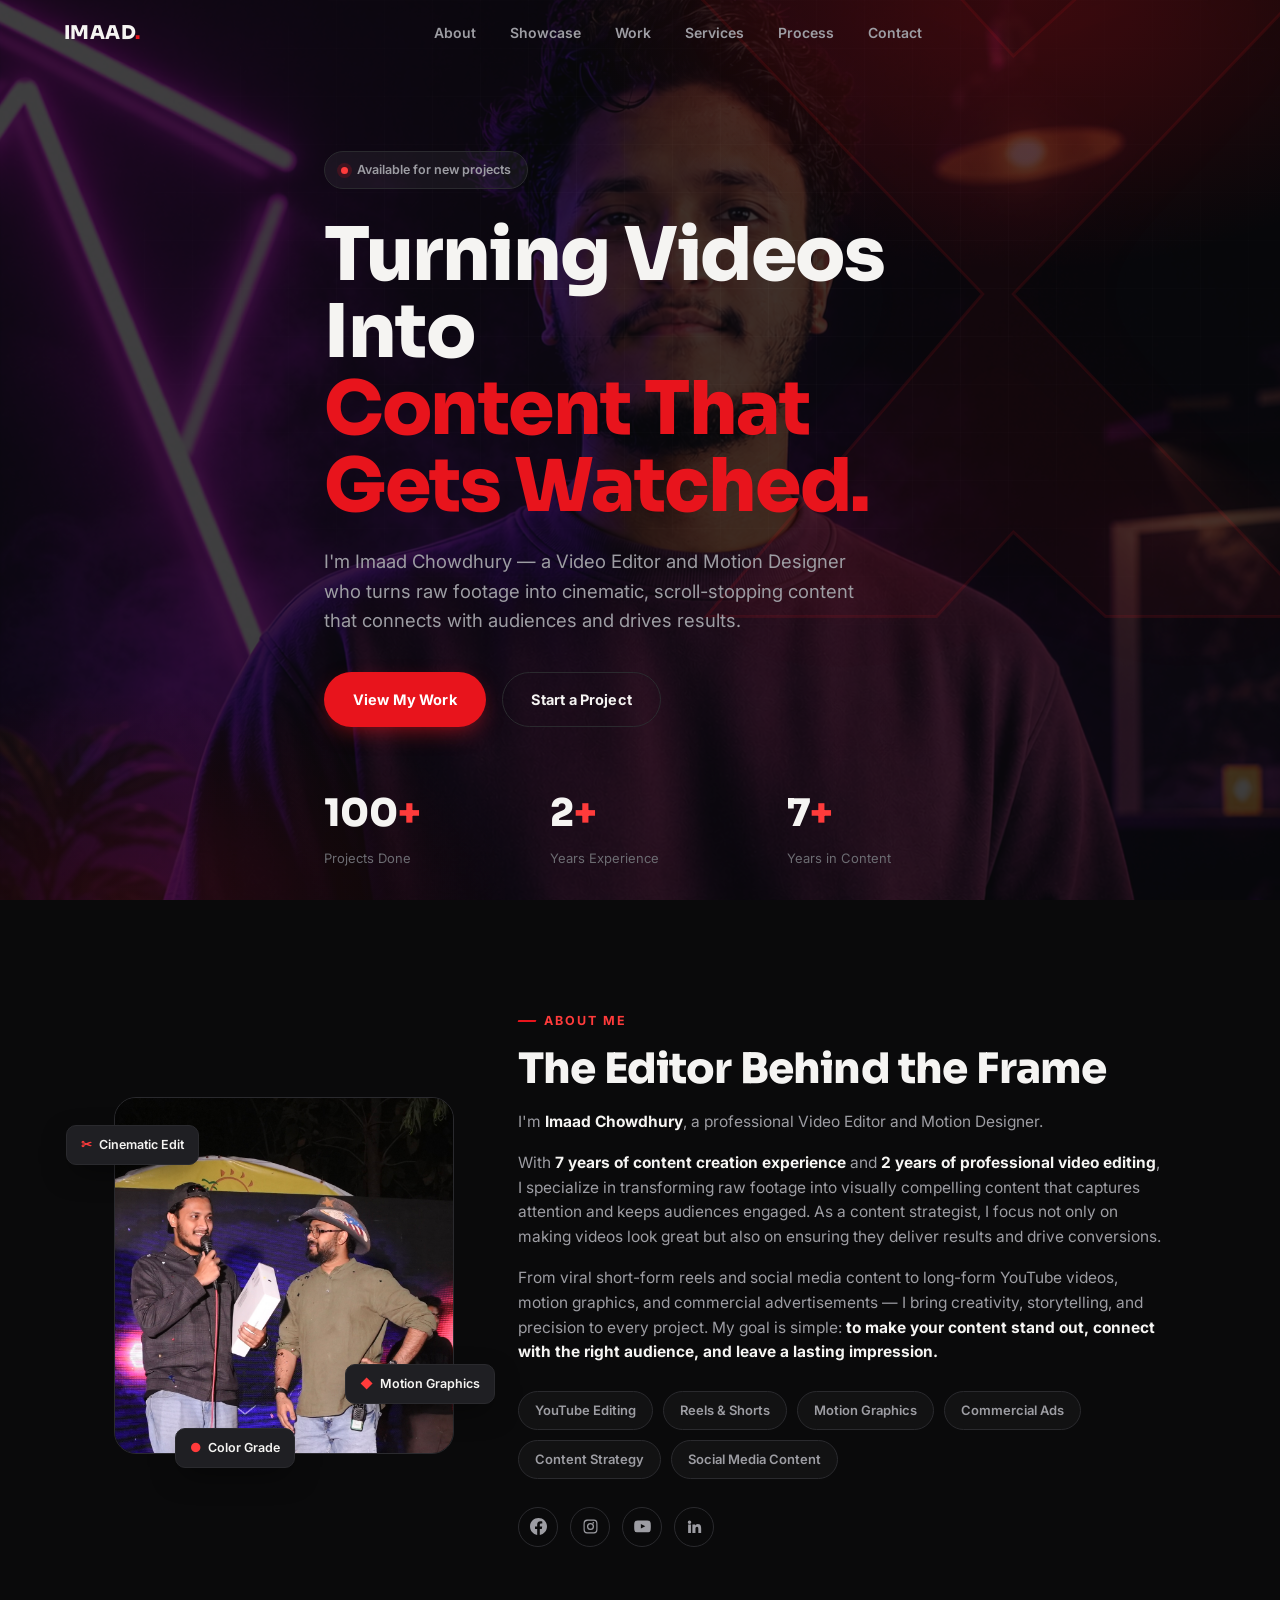
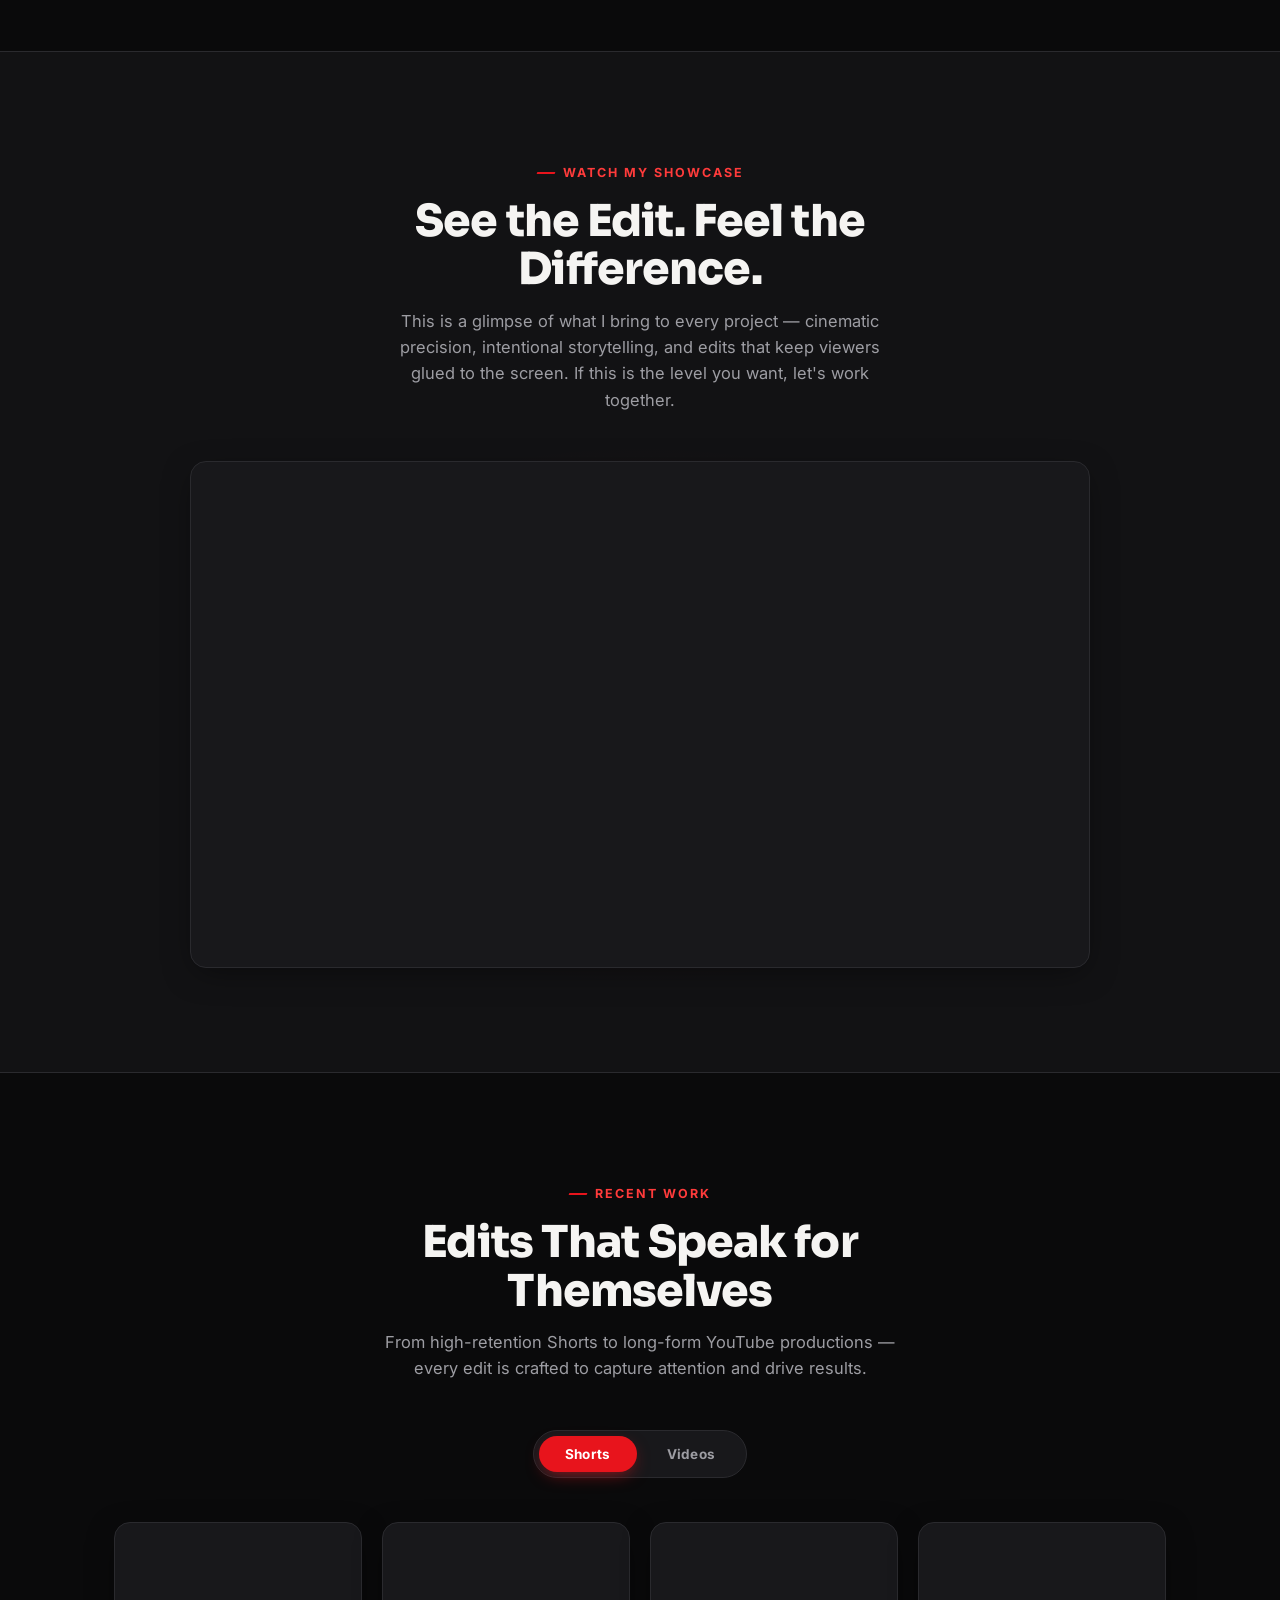
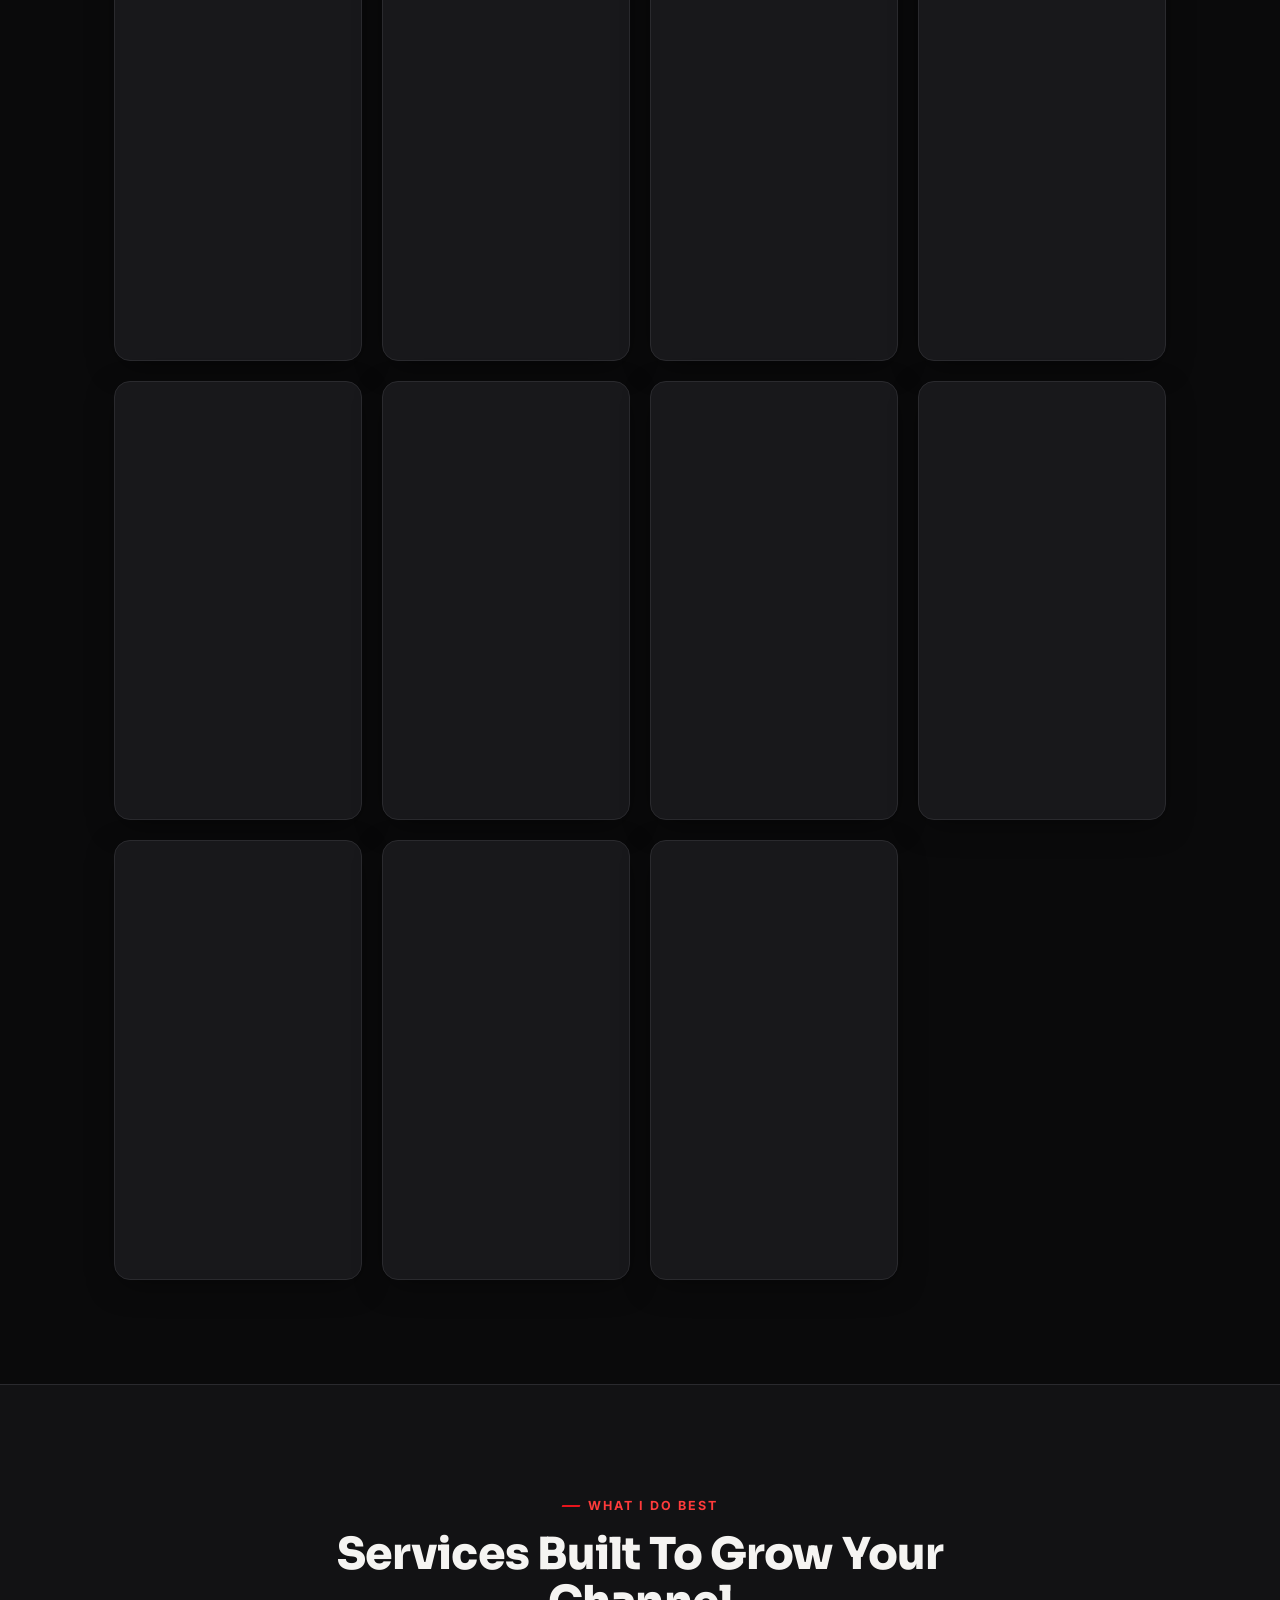
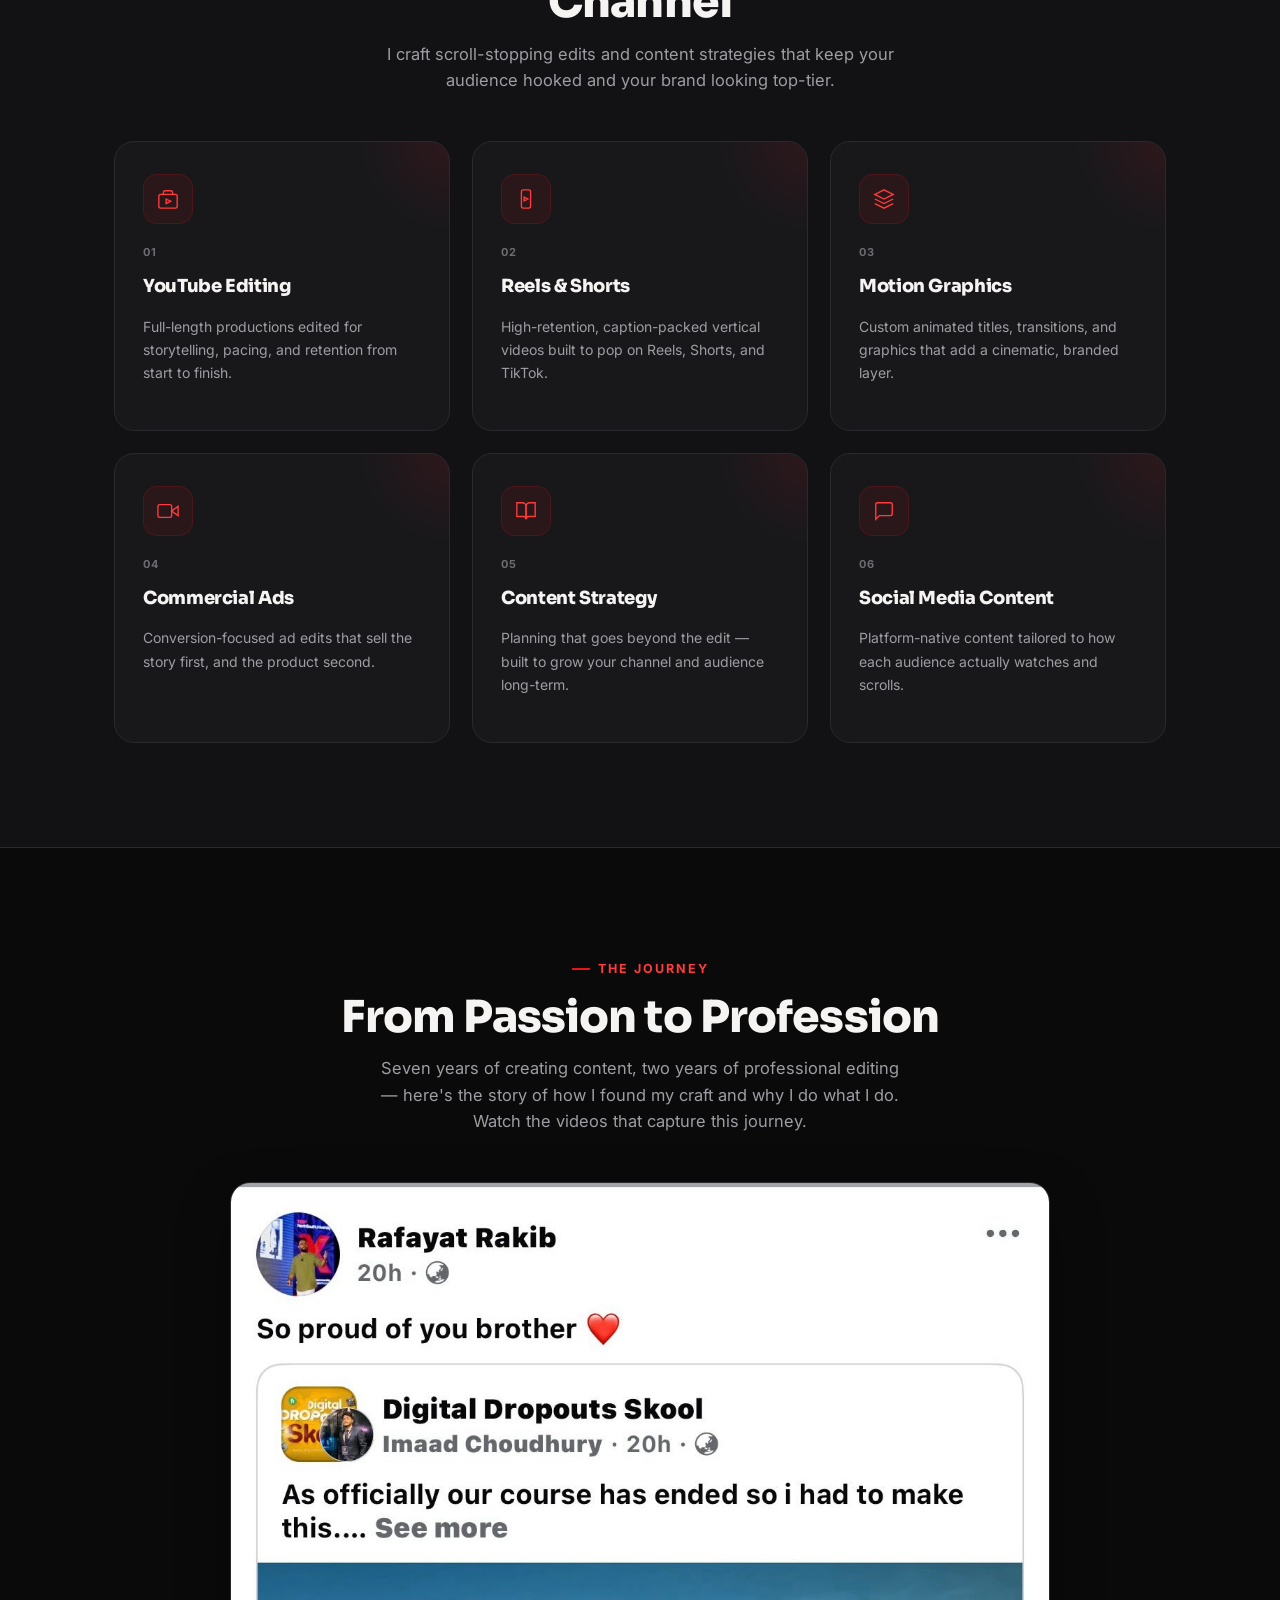
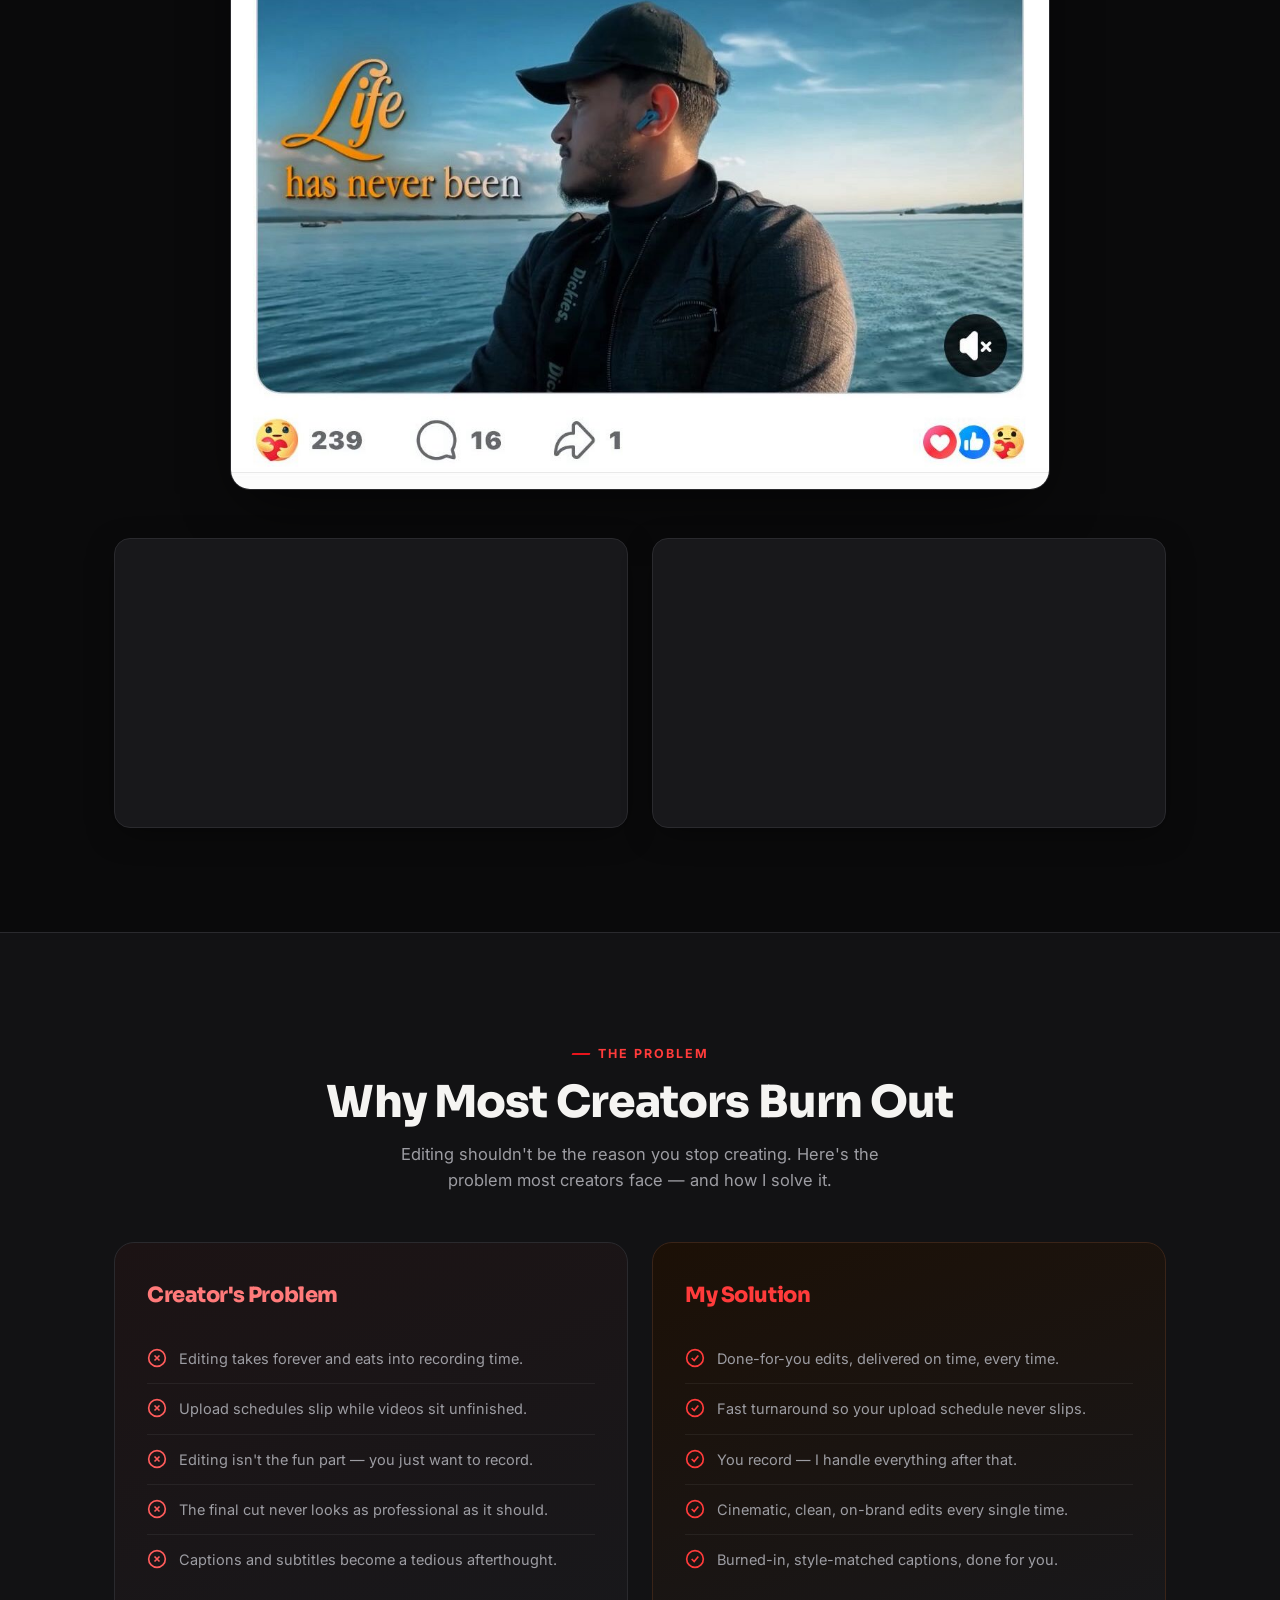
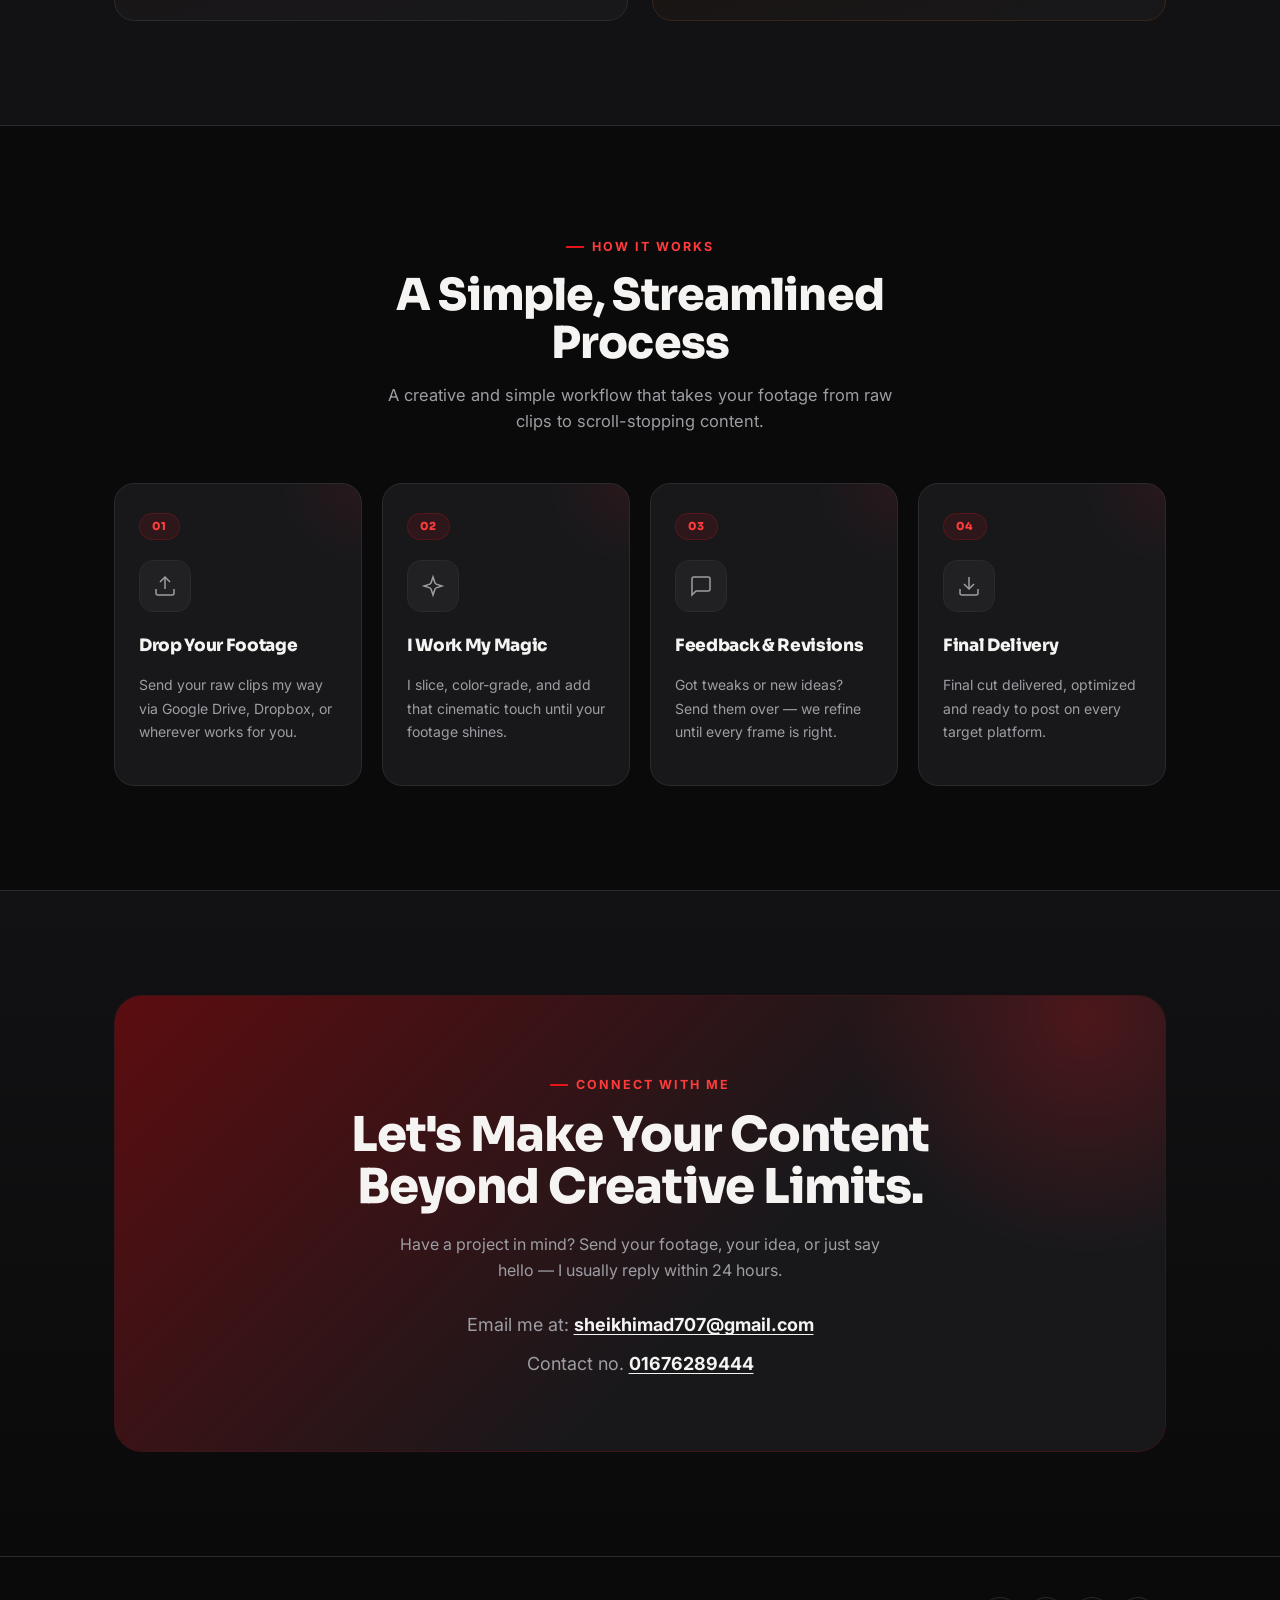
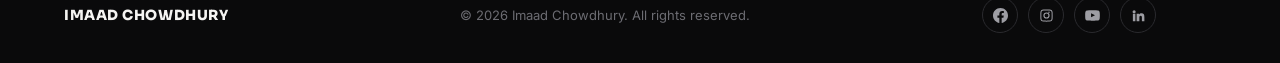
<file: portfolio-site/index.html>
<!DOCTYPE html>
<html lang="en">
<head>
<meta charset="UTF-8">
<meta name="viewport" content="width=device-width, initial-scale=1.0">
<title>Imaad Chowdhury</title>
<meta name="description" content="Imaad Chowdhury. Professional video editor & motion designer turning raw footage into content that gets watched.">
<link rel="icon" href="data:,">
<link rel="preconnect" href="https://fonts.googleapis.com">
<link href="https://fonts.googleapis.com/css2?family=Sora:wght@600;700;800&family=Inter:wght@400;500;600;700&display=swap" rel="stylesheet">
<link rel="stylesheet" href="style.css">
</head>
<body>

<!-- ============ NAV ============ -->
<nav class="nav" id="nav">
  <a href="#top" class="nav-logo">
    <span>IMAAD<em>.</em></span>
  </a>
  <ul class="nav-links">
    <li><a href="#about">About</a></li>
    <li><a href="#gig">Showcase</a></li>
    <li><a href="#work">Work</a></li>
    <li><a href="#services">Services</a></li>
    <li><a href="#process">Process</a></li>
    <li><a href="#contact">Contact</a></li>
  </ul>
  <div class="nav-cta">
    <button class="burger" id="burger" aria-label="Open menu"><span></span><span></span><span></span></button>
  </div>
</nav>

<div class="mobile-menu" id="mobileMenu">
  <a href="#about">About</a>
  <a href="#gig">Showcase</a>
  <a href="#work">Work</a>
  <a href="#services">Services</a>
  <a href="#process">Process</a>
  <a href="#contact">Contact</a>
  <a href="#contact" class="btn btn-primary">Start a Project</a>
</div>

<!-- ============ HERO ============ -->
<header class="hero" id="top">
  <div class="hero-bg-img"></div>
  <div class="hero-overlay"></div>
  <svg class="hero-shard" viewBox="0 0 500 500" fill="none" xmlns="http://www.w3.org/2000/svg">
    <path d="M40 40L240 250L60 460L210 460L260 405L320 460L460 460L260 250L460 40L320 40L260 95L210 40L40 40Z" fill="#E8141C" fill-opacity="0.08" stroke="#E8141C" stroke-opacity="0.2" stroke-width="2"/>
  </svg>
  <div class="container hero-inner">
    <div class="hero-tag reveal in"><span class="dot"></span> Available for new projects</div>
    <h1 class="reveal in">Turning Videos Into <span class="hl">Content That Gets Watched.</span></h1>
    <p class="hero-sub reveal in">I'm Imaad Chowdhury — a Video Editor and Motion Designer who turns raw footage into cinematic, scroll-stopping content that connects with audiences and drives results.</p>
    <div class="hero-actions reveal in">
      <a href="#work" class="btn btn-primary">View My Work</a>
      <a href="#contact" class="btn btn-ghost">Start a Project</a>
    </div>
    <div class="hero-stats reveal in">
      <div>
        <div class="stat-num">100<span>+</span></div>
        <div class="stat-label">Projects Done</div>
      </div>
      <div>
        <div class="stat-num">2<span>+</span></div>
        <div class="stat-label">Years Experience</div>
      </div>
      <div>
        <div class="stat-num">7<span>+</span></div>
        <div class="stat-label">Years in Content</div>
      </div>
    </div>
  </div>
</header>

<!-- ============ ABOUT ============ -->
<section class="about" id="about">
  <div class="container about-grid">
    <div class="about-photo reveal">
      <div class="frame">
        <img src="assets/IMG_2.JPEG" alt="Imaad Chowdhury">
      </div>
      <div class="shard-tag tag-1"><span class="ic">✂</span> Cinematic Edit</div>
      <div class="shard-tag tag-2"><span class="ic">◆</span> Motion Graphics</div>
      <div class="shard-tag tag-3"><span class="ic">●</span> Color Grade</div>
    </div>
    <div class="about-copy reveal">
      <div class="eyebrow">About Me</div>
      <h2>The Editor Behind the Frame</h2>
      <p>I'm <strong>Imaad Chowdhury</strong>, a professional Video Editor and Motion Designer.</p>
      <p>With <strong>7 years of content creation experience</strong> and <strong>2 years of professional video editing</strong>, I specialize in transforming raw footage into visually compelling content that captures attention and keeps audiences engaged. As a content strategist, I focus not only on making videos look great but also on ensuring they deliver results and drive conversions.</p>
      <p>From viral short-form reels and social media content to long-form YouTube videos, motion graphics, and commercial advertisements — I bring creativity, storytelling, and precision to every project. My goal is simple: <strong>to make your content stand out, connect with the right audience, and leave a lasting impression.</strong></p>
      <div class="about-pills">
        <span class="pill">YouTube Editing</span>
        <span class="pill">Reels &amp; Shorts</span>
        <span class="pill">Motion Graphics</span>
        <span class="pill">Commercial Ads</span>
        <span class="pill">Content Strategy</span>
        <span class="pill">Social Media Content</span>
      </div>
      <div class="about-socials">
        <a href="https://www.facebook.com/imad.chowdhury.79" target="_blank" rel="noopener" aria-label="Facebook">
          <svg viewBox="0 0 24 24" fill="currentColor"><path d="M24 12.07C24 5.41 18.63 0 12 0S0 5.41 0 12.07C0 18.1 4.39 23.1 10.13 24v-8.44H7.08v-3.49h3.04V9.41c0-3.02 1.8-4.7 4.54-4.7 1.31 0 2.68.24 2.68.24v2.97h-1.5c-1.5 0-1.96.93-1.96 1.89v2.26h3.32l-.53 3.5h-2.8V24C19.61 23.1 24 18.1 24 12.07z"/></svg>
        </a>
        <a href="https://www.instagram.com/e_madcreations" target="_blank" rel="noopener" aria-label="Instagram">
          <svg viewBox="0 0 24 24" fill="currentColor"><path d="M12 2.2c3.2 0 3.6 0 4.85.07 3.25.15 4.77 1.69 4.92 4.92.06 1.25.07 1.62.07 4.81 0 3.2-.01 3.56-.07 4.81-.15 3.23-1.66 4.77-4.92 4.92-1.25.06-1.61.07-4.85.07-3.2 0-3.6-.01-4.85-.07-3.27-.15-4.77-1.7-4.92-4.92C2.21 15.6 2.2 15.24 2.2 12c0-3.2.01-3.56.07-4.81C2.42 3.96 3.93 2.4 7.15 2.27 8.4 2.21 8.8 2.2 12 2.2zm0 1.8c-3.15 0-3.5.01-4.73.07-2.27.1-3.33 1.18-3.43 3.43C3.78 8.5 3.77 8.85 3.77 12s.01 3.5.07 4.73c.1 2.24 1.16 3.32 3.43 3.43 1.23.06 1.58.07 4.73.07s3.5-.01 4.73-.07c2.26-.1 3.33-1.18 3.43-3.43.06-1.23.07-1.58.07-4.73s-.01-3.5-.07-4.73c-.1-2.25-1.17-3.33-3.43-3.43A66 66 0 0 0 12 4zm0 3.05a4.95 4.95 0 1 1 0 9.9 4.95 4.95 0 0 1 0-9.9zm0 1.8a3.15 3.15 0 1 0 0 6.3 3.15 3.15 0 0 0 0-6.3zm5.15-1.99a1.16 1.16 0 1 1-2.32 0 1.16 1.16 0 0 1 2.32 0z"/></svg>
        </a>
        <a href="https://www.youtube.com/@e-madcreations4944" target="_blank" rel="noopener" aria-label="YouTube">
          <svg viewBox="0 0 24 24" fill="currentColor"><path d="M23.5 7.2s-.23-1.64-.95-2.36c-.9-.95-1.92-.95-2.38-1.01C16.84 3.6 12 3.6 12 3.6h-.01s-4.84 0-8.17.23c-.46.06-1.48.06-2.38 1.01C.72 5.56.5 7.2.5 7.2S.27 9.12.27 11.03v1.78c0 1.92.23 3.84.23 3.84s.23 1.64.94 2.36c.9.95 2.08.92 2.61 1.02 1.9.18 7.95.24 7.95.24s4.85-.01 8.18-.24c.46-.06 1.48-.06 2.38-1.02.72-.72.95-2.36.95-2.36s.23-1.92.23-3.84v-1.78c0-1.91-.23-3.83-.23-3.83zM9.7 14.93V8.41l6.27 3.27z"/></svg>
        </a>
        <a href="https://www.linkedin.com/in/chowdhuryimaad/" target="_blank" rel="noopener" aria-label="LinkedIn">
          <svg viewBox="0 0 24 24" fill="currentColor"><path d="M4.98 3.5a2.5 2.5 0 1 1 0 5 2.5 2.5 0 0 1 0-5zM3 9h4v12H3zM9 9h3.8v1.64h.05c.53-1 1.83-2.06 3.77-2.06 4.04 0 4.78 2.66 4.78 6.12V21h-4v-5.6c0-1.34-.02-3.06-1.86-3.06-1.87 0-2.16 1.46-2.16 2.96V21H9z"/></svg>
        </a>
      </div>
    </div>
  </div>
</section>

<!-- ============ GIG VIDEO ============ -->
<section class="gig-video" id="gig">
  <div class="container">
    <div class="section-head center reveal">
      <div class="eyebrow" style="justify-content:center;">Watch My Showcase</div>
      <h2>See the Edit. Feel the Difference.</h2>
      <p style="margin-left:auto;margin-right:auto;">This is a glimpse of what I bring to every project — cinematic precision, intentional storytelling, and edits that keep viewers glued to the screen. If this is the level you want, let's work together.</p>
    </div>
    <div class="gig-iframe-wrap reveal">
      <div class="iframe-glow"></div>
      <div class="iframe-card">
        <div class="iframe-container ratio-16-9">
          <iframe src="https://www.youtube.com/embed/Ley6r-Gzqzw" title="Imaad Chowdhury — Video Editing Showcase" frameborder="0" allow="accelerometer; autoplay; clipboard-write; encrypted-media; gyroscope; picture-in-picture; web-share" allowfullscreen loading="lazy"></iframe>
        </div>
      </div>
    </div>
  </div>
</section>

<!-- ============ RECENT WORK ============ -->
<section class="work-section" id="work">
  <div class="container">
    <div class="section-head center reveal">
      <div class="eyebrow" style="justify-content:center;">Recent Work</div>
      <h2>Edits That Speak for Themselves</h2>
      <p style="margin-left:auto;margin-right:auto;">From high-retention Shorts to long-form YouTube productions — every edit is crafted to capture attention and drive results.</p>
    </div>

    <div class="toggle-row reveal">
      <div class="toggle">
        <button class="tgl-btn active" data-target="shorts">Shorts</button>
        <button class="tgl-btn" data-target="videos">Videos</button>
      </div>
    </div>

    <div class="video-panel active" id="panel-shorts">
      <div class="shorts-grid">
        <div class="iframe-card short-card">
          <div class="iframe-container ratio-9-16">
            <iframe src="https://www.youtube.com/embed/cR_i9zTeIQw" title="Short 1" frameborder="0" allow="accelerometer; autoplay; clipboard-write; encrypted-media; gyroscope; picture-in-picture; web-share" allowfullscreen loading="lazy"></iframe>
          </div>
        </div>
        <div class="iframe-card short-card">
          <div class="iframe-container ratio-9-16">
            <iframe src="https://www.youtube.com/embed/uro-5DPKuio" title="Short 2" frameborder="0" allow="accelerometer; autoplay; clipboard-write; encrypted-media; gyroscope; picture-in-picture; web-share" allowfullscreen loading="lazy"></iframe>
          </div>
        </div>
        <div class="iframe-card short-card">
          <div class="iframe-container ratio-9-16">
            <iframe src="https://www.youtube.com/embed/U4ZEMzd0TrQ" title="Short 3" frameborder="0" allow="accelerometer; autoplay; clipboard-write; encrypted-media; gyroscope; picture-in-picture; web-share" allowfullscreen loading="lazy"></iframe>
          </div>
        </div>
        <div class="iframe-card short-card">
          <div class="iframe-container ratio-9-16">
            <iframe src="https://www.youtube.com/embed/kmpT495ATMk" title="Short 4" frameborder="0" allow="accelerometer; autoplay; clipboard-write; encrypted-media; gyroscope; picture-in-picture; web-share" allowfullscreen loading="lazy"></iframe>
          </div>
        </div>
        <div class="iframe-card short-card">
          <div class="iframe-container ratio-9-16">
            <iframe src="https://www.youtube.com/embed/0X0gnHyehtI" title="Short 5" frameborder="0" allow="accelerometer; autoplay; clipboard-write; encrypted-media; gyroscope; picture-in-picture; web-share" allowfullscreen loading="lazy"></iframe>
          </div>
        </div>
        <div class="iframe-card short-card">
          <div class="iframe-container ratio-9-16">
            <iframe src="https://www.youtube.com/embed/EVCNgwXdKeE" title="Short 6" frameborder="0" allow="accelerometer; autoplay; clipboard-write; encrypted-media; gyroscope; picture-in-picture; web-share" allowfullscreen loading="lazy"></iframe>
          </div>
        </div>
        <div class="iframe-card short-card">
          <div class="iframe-container ratio-9-16">
            <iframe src="https://www.youtube.com/embed/HGJocHG5a6I" title="Short 7" frameborder="0" allow="accelerometer; autoplay; clipboard-write; encrypted-media; gyroscope; picture-in-picture; web-share" allowfullscreen loading="lazy"></iframe>
          </div>
        </div>
        <div class="iframe-card short-card">
          <div class="iframe-container ratio-9-16">
            <iframe src="https://www.youtube.com/embed/nOJywHD1OJk" title="Short 8" frameborder="0" allow="accelerometer; autoplay; clipboard-write; encrypted-media; gyroscope; picture-in-picture; web-share" allowfullscreen loading="lazy"></iframe>
          </div>
        </div>
        <div class="iframe-card short-card">
          <div class="iframe-container ratio-9-16">
            <iframe src="https://www.youtube.com/embed/xfTJQD6ECuU" title="Short 9" frameborder="0" allow="accelerometer; autoplay; clipboard-write; encrypted-media; gyroscope; picture-in-picture; web-share" allowfullscreen loading="lazy"></iframe>
          </div>
        </div>
        <div class="iframe-card short-card">
          <div class="iframe-container ratio-9-16">
            <iframe src="https://www.youtube.com/embed/IbdXz-1tGnA" title="Short 10" frameborder="0" allow="accelerometer; autoplay; clipboard-write; encrypted-media; gyroscope; picture-in-picture; web-share" allowfullscreen loading="lazy"></iframe>
          </div>
        </div>
        <div class="iframe-card short-card">
          <div class="iframe-container ratio-9-16">
            <iframe src="https://www.youtube.com/embed/vhhTcd9twsA" title="Short 11" frameborder="0" allow="accelerometer; autoplay; clipboard-write; encrypted-media; gyroscope; picture-in-picture; web-share" allowfullscreen loading="lazy"></iframe>
          </div>
        </div>
      </div>
    </div>

    <div class="video-panel" id="panel-videos">
      <div class="videos-grid">
        <div class="iframe-card">
          <div class="iframe-container ratio-16-9">
            <iframe src="https://www.youtube.com/embed/Se8TybKfEj0" title="Video 1" frameborder="0" allow="accelerometer; autoplay; clipboard-write; encrypted-media; gyroscope; picture-in-picture; web-share" allowfullscreen loading="lazy"></iframe>
          </div>
        </div>
        <div class="iframe-card">
          <div class="iframe-container ratio-16-9">
            <iframe src="https://www.youtube.com/embed/kw0ST6agdW4" title="Video 2" frameborder="0" allow="accelerometer; autoplay; clipboard-write; encrypted-media; gyroscope; picture-in-picture; web-share" allowfullscreen loading="lazy"></iframe>
          </div>
        </div>
        <div class="iframe-card">
          <div class="iframe-container ratio-16-9">
            <iframe src="https://www.youtube.com/embed/S71rRnqbXVI" title="Video 3" frameborder="0" allow="accelerometer; autoplay; clipboard-write; encrypted-media; gyroscope; picture-in-picture; web-share" allowfullscreen loading="lazy"></iframe>
          </div>
        </div>
      </div>
    </div>
  </div>
</section>

<!-- ============ SERVICES / WHAT I DO BEST ============ -->
<section class="services" id="services">
  <div class="container">
    <div class="section-head center reveal">
      <div class="eyebrow" style="justify-content:center;">What I Do Best</div>
      <h2>Services Built To Grow Your Channel</h2>
      <p style="margin-left:auto;margin-right:auto;">I craft scroll-stopping edits and content strategies that keep your audience hooked and your brand looking top-tier.</p>
    </div>
    <div class="services-grid reveal">
      <div class="service-card">
        <div class="service-icon">
          <svg viewBox="0 0 24 24" fill="none" stroke="currentColor" stroke-width="1.5"><rect x="2" y="7" width="20" height="15" rx="2"/><path d="M17 7V5a2 2 0 0 0-2-2H9a2 2 0 0 0-2 2v2"/><path d="m10 12 5 2.5L10 17z"/></svg>
        </div>
        <div class="service-num">01</div>
        <h4>YouTube Editing</h4>
        <p>Full-length productions edited for storytelling, pacing, and retention from start to finish.</p>
      </div>
      <div class="service-card">
        <div class="service-icon">
          <svg viewBox="0 0 24 24" fill="none" stroke="currentColor" stroke-width="1.5"><rect x="7" y="2" width="10" height="20" rx="2"/><path d="m10 10 4 2-4 2z"/></svg>
        </div>
        <div class="service-num">02</div>
        <h4>Reels &amp; Shorts</h4>
        <p>High-retention, caption-packed vertical videos built to pop on Reels, Shorts, and TikTok.</p>
      </div>
      <div class="service-card">
        <div class="service-icon">
          <svg viewBox="0 0 24 24" fill="none" stroke="currentColor" stroke-width="1.5"><path d="M12 2L2 7l10 5 10-5-10-5z"/><path d="m2 17 10 5 10-5"/><path d="m2 12 10 5 10-5"/></svg>
        </div>
        <div class="service-num">03</div>
        <h4>Motion Graphics</h4>
        <p>Custom animated titles, transitions, and graphics that add a cinematic, branded layer.</p>
      </div>
      <div class="service-card">
        <div class="service-icon">
          <svg viewBox="0 0 24 24" fill="none" stroke="currentColor" stroke-width="1.5"><polygon points="23 7 16 12 23 17 23 7"/><rect x="1" y="5" width="15" height="14" rx="2"/></svg>
        </div>
        <div class="service-num">04</div>
        <h4>Commercial Ads</h4>
        <p>Conversion-focused ad edits that sell the story first, and the product second.</p>
      </div>
      <div class="service-card">
        <div class="service-icon">
          <svg viewBox="0 0 24 24" fill="none" stroke="currentColor" stroke-width="1.5"><path d="M2 3h6a4 4 0 0 1 4 4v14a3 3 0 0 0-3-3H2z"/><path d="M22 3h-6a4 4 0 0 0-4 4v14a3 3 0 0 1 3-3h7z"/></svg>
        </div>
        <div class="service-num">05</div>
        <h4>Content Strategy</h4>
        <p>Planning that goes beyond the edit — built to grow your channel and audience long-term.</p>
      </div>
      <div class="service-card">
        <div class="service-icon">
          <svg viewBox="0 0 24 24" fill="none" stroke="currentColor" stroke-width="1.5"><path d="M21 15a2 2 0 0 1-2 2H7l-4 4V5a2 2 0 0 1 2-2h14a2 2 0 0 1 2 2z"/></svg>
        </div>
        <div class="service-num">06</div>
        <h4>Social Media Content</h4>
        <p>Platform-native content tailored to how each audience actually watches and scrolls.</p>
      </div>
    </div>
  </div>
</section>

<!-- ============ MY JOURNEY ============ -->
<section class="journey-section" id="journey">
  <div class="container">
    <div class="section-head center reveal">
      <div class="eyebrow" style="justify-content:center;">The Journey</div>
      <h2>From Passion to Profession</h2>
      <p style="margin-left:auto;margin-right:auto;">Seven years of creating content, two years of professional editing — here's the story of how I found my craft and why I do what I do. Watch the videos that capture this journey.</p>
    </div>
    <div class="journey-img-wrap reveal">
      <img src="assets/IMG_3.jpeg" alt="Imaad Chowdhury" class="journey-img">
    </div>
    <div class="journey-videos-grid reveal">
      <div class="iframe-card">
        <div class="iframe-container ratio-16-9">
          <iframe src="https://www.youtube.com/embed/4AJm9ZsirgY" title="My Journey - Part 1" frameborder="0" allow="accelerometer; autoplay; clipboard-write; encrypted-media; gyroscope; picture-in-picture; web-share" allowfullscreen loading="lazy"></iframe>
        </div>
      </div>
      <div class="iframe-card">
        <div class="iframe-container ratio-16-9">
          <iframe src="https://www.youtube.com/embed/DukNI9cO6fw" title="My Journey - Part 2" frameborder="0" allow="accelerometer; autoplay; clipboard-write; encrypted-media; gyroscope; picture-in-picture; web-share" allowfullscreen loading="lazy"></iframe>
        </div>
      </div>
    </div>
  </div>
</section>

<!-- ============ WHY MOST CREATORS BURN OUT ============ -->
<section class="burnout-section" id="burnout">
  <div class="container">
    <div class="section-head center reveal">
      <div class="eyebrow" style="justify-content:center;">The Problem</div>
      <h2>Why Most Creators Burn Out</h2>
      <p style="margin-left:auto;margin-right:auto;">Editing shouldn't be the reason you stop creating. Here's the problem most creators face — and how I solve it.</p>
    </div>
    <div class="journey-grid reveal">
      <div class="journey-card problem">
        <h3>Creator's Problem</h3>
        <ul>
          <li><svg class="ic" viewBox="0 0 24 24" fill="none" stroke="currentColor" stroke-width="2"><circle cx="12" cy="12" r="10"/><path d="M15 9l-6 6M9 9l6 6"/></svg> Editing takes forever and eats into recording time.</li>
          <li><svg class="ic" viewBox="0 0 24 24" fill="none" stroke="currentColor" stroke-width="2"><circle cx="12" cy="12" r="10"/><path d="M15 9l-6 6M9 9l6 6"/></svg> Upload schedules slip while videos sit unfinished.</li>
          <li><svg class="ic" viewBox="0 0 24 24" fill="none" stroke="currentColor" stroke-width="2"><circle cx="12" cy="12" r="10"/><path d="M15 9l-6 6M9 9l6 6"/></svg> Editing isn't the fun part — you just want to record.</li>
          <li><svg class="ic" viewBox="0 0 24 24" fill="none" stroke="currentColor" stroke-width="2"><circle cx="12" cy="12" r="10"/><path d="M15 9l-6 6M9 9l6 6"/></svg> The final cut never looks as professional as it should.</li>
          <li><svg class="ic" viewBox="0 0 24 24" fill="none" stroke="currentColor" stroke-width="2"><circle cx="12" cy="12" r="10"/><path d="M15 9l-6 6M9 9l6 6"/></svg> Captions and subtitles become a tedious afterthought.</li>
        </ul>
      </div>
      <div class="journey-card solution">
        <h3>My Solution</h3>
        <ul>
          <li><svg class="ic" viewBox="0 0 24 24" fill="none" stroke="currentColor" stroke-width="2"><circle cx="12" cy="12" r="10"/><path d="M8 12l3 3 5-6"/></svg> Done-for-you edits, delivered on time, every time.</li>
          <li><svg class="ic" viewBox="0 0 24 24" fill="none" stroke="currentColor" stroke-width="2"><circle cx="12" cy="12" r="10"/><path d="M8 12l3 3 5-6"/></svg> Fast turnaround so your upload schedule never slips.</li>
          <li><svg class="ic" viewBox="0 0 24 24" fill="none" stroke="currentColor" stroke-width="2"><circle cx="12" cy="12" r="10"/><path d="M8 12l3 3 5-6"/></svg> You record — I handle everything after that.</li>
          <li><svg class="ic" viewBox="0 0 24 24" fill="none" stroke="currentColor" stroke-width="2"><circle cx="12" cy="12" r="10"/><path d="M8 12l3 3 5-6"/></svg> Cinematic, clean, on-brand edits every single time.</li>
          <li><svg class="ic" viewBox="0 0 24 24" fill="none" stroke="currentColor" stroke-width="2"><circle cx="12" cy="12" r="10"/><path d="M8 12l3 3 5-6"/></svg> Burned-in, style-matched captions, done for you.</li>
        </ul>
      </div>
    </div>
  </div>
</section>

<!-- ============ HOW IT WORKS / PROCESS ============ -->
<section class="process" id="process">
  <div class="container">
    <div class="section-head center reveal">
      <div class="eyebrow" style="justify-content:center;">How It Works</div>
      <h2>A Simple, Streamlined Process</h2>
      <p style="margin-left:auto;margin-right:auto;">A creative and simple workflow that takes your footage from raw clips to scroll-stopping content.</p>
    </div>
    <div class="process-steps reveal">
      <div class="process-step">
        <div class="step-badge">01</div>
        <div class="step-icon">
          <svg viewBox="0 0 24 24" fill="none" stroke="currentColor" stroke-width="1.5"><path d="M21 15v4a2 2 0 0 1-2 2H5a2 2 0 0 1-2-2v-4"/><polyline points="17 8 12 3 7 8"/><line x1="12" y1="3" x2="12" y2="15"/></svg>
        </div>
        <div class="step-content">
          <h4>Drop Your Footage</h4>
          <p>Send your raw clips my way via Google Drive, Dropbox, or wherever works for you.</p>
        </div>
      </div>
      <div class="process-step">
        <div class="step-badge">02</div>
        <div class="step-icon">
          <svg viewBox="0 0 24 24" fill="none" stroke="currentColor" stroke-width="1.5"><path d="m12 3-1.912 5.813a2 2 0 0 1-1.275 1.275L3 12l5.813 1.912a2 2 0 0 1 1.275 1.275L12 21l1.912-5.813a2 2 0 0 1 1.275-1.275L21 12l-5.813-1.912a2 2 0 0 1-1.275-1.275L12 3Z"/></svg>
        </div>
        <div class="step-content">
          <h4>I Work My Magic</h4>
          <p>I slice, color-grade, and add that cinematic touch until your footage shines.</p>
        </div>
      </div>
      <div class="process-step">
        <div class="step-badge">03</div>
        <div class="step-icon">
          <svg viewBox="0 0 24 24" fill="none" stroke="currentColor" stroke-width="1.5"><path d="M21 15a2 2 0 0 1-2 2H7l-4 4V5a2 2 0 0 1 2-2h14a2 2 0 0 1 2 2z"/></svg>
        </div>
        <div class="step-content">
          <h4>Feedback &amp; Revisions</h4>
          <p>Got tweaks or new ideas? Send them over — we refine until every frame is right.</p>
        </div>
      </div>
      <div class="process-step">
        <div class="step-badge">04</div>
        <div class="step-icon">
          <svg viewBox="0 0 24 24" fill="none" stroke="currentColor" stroke-width="1.5"><path d="M21 15v4a2 2 0 0 1-2 2H5a2 2 0 0 1-2-2v-4"/><polyline points="7 10 12 15 17 10"/><line x1="12" y1="15" x2="12" y2="3"/></svg>
        </div>
        <div class="step-content">
          <h4>Final Delivery</h4>
          <p>Final cut delivered, optimized and ready to post on every target platform.</p>
        </div>
      </div>
    </div>
  </div>
</section>

<!-- ============ CONTACT ============ -->
<section class="contact" id="contact">
  <div class="container">
    <div class="contact-wrap reveal">
      <div class="eyebrow" style="justify-content:center;">Connect With Me</div>
      <h2>Let's Make Your Content<br>Beyond Creative Limits.</h2>
      <p>Have a project in mind? Send your footage, your idea, or just say hello — I usually reply within 24 hours.</p>
      <div class="contact-email-text">
        Email me at: <a href="mailto:sheikhimad707@gmail.com">sheikhimad707@gmail.com</a>
      </div>
      <div class="contact-phone-text">
        Contact no. <a href="tel:01676289444">01676289444</a>
      </div>
    </div>
  </div>
</section>

<footer class="footer">
  <a href="#top" class="footer-logo">
    <span>IMAAD CHOWDHURY</span>
  </a>
  <p>&copy; 2026 Imaad Chowdhury. All rights reserved.</p>
  <div class="footer-socials">
    <a href="https://www.facebook.com/imad.chowdhury.79" target="_blank" rel="noopener" aria-label="Facebook">
      <svg viewBox="0 0 24 24" fill="currentColor"><path d="M24 12.07C24 5.41 18.63 0 12 0S0 5.41 0 12.07C0 18.1 4.39 23.1 10.13 24v-8.44H7.08v-3.49h3.04V9.41c0-3.02 1.8-4.7 4.54-4.7 1.31 0 2.68.24 2.68.24v2.97h-1.5c-1.5 0-1.96.93-1.96 1.89v2.26h3.32l-.53 3.5h-2.8V24C19.61 23.1 24 18.1 24 12.07z"/></svg>
    </a>
    <a href="https://www.instagram.com/e_madcreations/" target="_blank" rel="noopener" aria-label="Instagram">
      <svg viewBox="0 0 24 24" fill="currentColor"><path d="M12 2.2c3.2 0 3.6 0 4.85.07 3.25.15 4.77 1.69 4.92 4.92.06 1.25.07 1.62.07 4.81 0 3.2-.01 3.56-.07 4.81-.15 3.23-1.66 4.77-4.92 4.92-1.25.06-1.61.07-4.85.07-3.2 0-3.6-.01-4.85-.07-3.27-.15-4.77-1.7-4.92-4.92C2.21 15.6 2.2 15.24 2.2 12c0-3.2.01-3.56.07-4.81C2.42 3.96 3.93 2.4 7.15 2.27 8.4 2.21 8.8 2.2 12 2.2zm0 1.8c-3.15 0-3.5.01-4.73.07-2.27.1-3.33 1.18-3.43 3.43C3.78 8.5 3.77 8.85 3.77 12s.01 3.5.07 4.73c.1 2.24 1.16 3.32 3.43 3.43 1.23.06 1.58.07 4.73.07s3.5-.01 4.73-.07c2.26-.1 3.33-1.18 3.43-3.43.06-1.23.07-1.58.07-4.73s-.01-3.5-.07-4.73c-.1-2.25-1.17-3.33-3.43-3.43A66 66 0 0 0 12 4zm0 3.05a4.95 4.95 0 1 1 0 9.9 4.95 4.95 0 0 1 0-9.9zm0 1.8a3.15 3.15 0 1 0 0 6.3 3.15 3.15 0 0 0 0-6.3zm5.15-1.99a1.16 1.16 0 1 1-2.32 0 1.16 1.16 0 0 1 2.32 0z"/></svg>
    </a>
    <a href="https://www.youtube.com/@e-madcreations4944" target="_blank" rel="noopener" aria-label="YouTube">
      <svg viewBox="0 0 24 24" fill="currentColor"><path d="M23.5 7.2s-.23-1.64-.95-2.36c-.9-.95-1.92-.95-2.38-1.01C16.84 3.6 12 3.6 12 3.6h-.01s-4.84 0-8.17.23c-.46.06-1.48.06-2.38 1.01C.72 5.56.5 7.2.5 7.2S.27 9.12.27 11.03v1.78c0 1.92.23 3.84.23 3.84s.23 1.64.94 2.36c.9.95 2.08.92 2.61 1.02 1.9.18 7.95.24 7.95.24s4.85-.01 8.18-.24c.46-.06 1.48-.06 2.38-1.02.72-.72.95-2.36.95-2.36s.23-1.92.23-3.84v-1.78c0-1.91-.23-3.83-.23-3.83zM9.7 14.93V8.41l6.27 3.27z"/></svg>
    </a>
    <a href="https://www.linkedin.com/in/chowdhuryimaad/" target="_blank" rel="noopener" aria-label="LinkedIn">
      <svg viewBox="0 0 24 24" fill="currentColor"><path d="M4.98 3.5a2.5 2.5 0 1 1 0 5 2.5 2.5 0 0 1 0-5zM3 9h4v12H3zM9 9h3.8v1.64h.05c.53-1 1.83-2.06 3.77-2.06 4.04 0 4.78 2.66 4.78 6.12V21h-4v-5.6c0-1.34-.02-3.06-1.86-3.06-1.87 0-2.16 1.46-2.16 2.96V21H9z"/></svg>
    </a>
  </div>
</footer>

<button class="to-top" id="toTop" aria-label="Back to top"><svg viewBox="0 0 24 24"><path d="M12 4l8 8h-5v8h-6v-8H4z"/></svg></button>

<div class="cursor-dot" id="cursorDot"></div>
<script src="script.js"></script>
</body>
</html>
</file>
<file: style.css>
/* =========================================================
   IMAAD CHOWDHURY — Portfolio Stylesheet
   ========================================================= */
:root{
  --black:        #0a0a0b;
  --black-soft:   #121214;
  --panel:        #18181b;
  --panel-2:      #1f1f23;
  --line:         #2a2a2e;
  --white:        #f5f4f2;
  --grey:         #9d9da3;
  --grey-dim:     #6c6c72;
  --red:          #e8141c;
  --red-2:        #ff3b3b;
  --red-dim:      #5c0d10;
  --font-display: 'Sora', 'Arial Black', sans-serif;
  --font-body:    'Inter', -apple-system, sans-serif;
  --container: 1180px;
  --pad: clamp(20px, 5vw, 64px);
  --radius: 14px;
}

*,*::before,*::after{ box-sizing:border-box; }
html{ scroll-behavior:smooth; }
body{
  margin:0;
  background:var(--black);
  color:var(--white);
  font-family:var(--font-body);
  font-size:16px;
  line-height:1.6;
  -webkit-font-smoothing:antialiased;
  overflow-x:hidden;
}
img{ max-width:100%; display:block; }
a{ color:inherit; text-decoration:none; }
ul{ list-style:none; margin:0; padding:0; }
button{ font-family:inherit; cursor:pointer; }

h1,h2,h3,h4{
  font-family:var(--font-display);
  margin:0;
  font-weight:800;
  letter-spacing:-0.02em;
  color:var(--white);
}

.container{
  max-width:var(--container);
  margin:0 auto;
  padding-left:var(--pad);
  padding-right:var(--pad);
}

.eyebrow{
  display:inline-flex;
  align-items:center;
  gap:8px;
  font-family:var(--font-body);
  font-size:12.5px;
  font-weight:700;
  letter-spacing:0.16em;
  text-transform:uppercase;
  color:var(--red-2);
  margin-bottom:14px;
}
.eyebrow::before{
  content:'';
  width:18px;
  height:2px;
  background:var(--red);
  display:inline-block;
  transform:skewX(-20deg);
}

.section-head{
  max-width:640px;
  margin:0 0 48px;
}
.section-head h2{
  font-size:clamp(28px, 4.2vw, 44px);
  line-height:1.1;
}
.section-head p{
  color:var(--grey);
  font-size:16.5px;
  margin-top:14px;
  max-width:520px;
}
.section-head.center{ margin-left:auto; margin-right:auto; text-align:center; }

section{ padding:104px 0; position:relative; }
@media (max-width:720px){ section{ padding:72px 0; } }

/* ---------- Buttons ---------- */
.btn{
  display:inline-flex;
  align-items:center;
  gap:8px;
  padding:15px 28px;
  border-radius:100px;
  font-weight:700;
  font-size:14.5px;
  letter-spacing:0.01em;
  border:1px solid transparent;
  transition:transform .25s ease, box-shadow .25s ease, background .25s ease, border-color .25s ease;
  white-space:nowrap;
}
.btn-primary{
  background:var(--red);
  color:#fff;
  box-shadow:0 8px 24px -8px rgba(232,20,28,.7);
}
.btn-primary:hover{ transform:translateY(-2px); box-shadow:0 14px 30px -8px rgba(232,20,28,.85); }
.btn-ghost{
  background:transparent;
  border-color:var(--line);
  color:var(--white);
}
.btn-ghost:hover{ border-color:var(--red); color:var(--red-2); transform:translateY(-2px); }
.btn-block{ width:100%; justify-content:center; }

/* =========================================================
   NAV
   ========================================================= */
.nav{
  position:fixed;
  top:0; left:0; right:0;
  z-index:200;
  padding:18px var(--pad);
  display:flex;
  align-items:center;
  justify-content:space-between;
  transition:background .3s ease, border-color .3s ease, padding .3s ease;
  border-bottom:1px solid transparent;
}
.nav.scrolled{
  background:rgba(10,10,11,.88);
  backdrop-filter:blur(14px);
  border-color:var(--line);
  padding-top:12px; padding-bottom:12px;
}
.nav-logo{ display:flex; align-items:center; gap:10px; }
.nav-logo span{ font-family:var(--font-display); font-weight:800; font-size:19px; letter-spacing:0.02em; }
.nav-logo span em{ color:var(--red); font-style:normal; }

.nav-links{ display:flex; gap:34px; }
.nav-links a{
  font-size:14px; font-weight:600; color:var(--grey);
  position:relative; transition:color .2s ease;
}
.nav-links a:hover{ color:var(--white); }
.nav-links a::after{
  content:''; position:absolute; left:0; bottom:-6px; width:0; height:2px;
  background:var(--red); transition:width .25s ease;
}
.nav-links a:hover::after{ width:100%; }

.nav-cta{ display:flex; align-items:center; gap:18px; }

.burger{
  display:none; flex-direction:column; gap:5px; background:none; border:none; padding:6px; z-index:300;
}
.burger span{ width:24px; height:2px; background:var(--white); transition:transform .3s ease, opacity .3s ease; }
.burger.active span:nth-child(1){ transform:translateY(7px) rotate(45deg); }
.burger.active span:nth-child(2){ opacity:0; }
.burger.active span:nth-child(3){ transform:translateY(-7px) rotate(-45deg); }

.mobile-menu{
  position:fixed; inset:0; background:var(--black-soft);
  z-index:150; display:flex; flex-direction:column; align-items:center; justify-content:center; gap:30px;
  transform:translateY(-100%); transition:transform .4s cubic-bezier(.7,0,.2,1);
}
.mobile-menu.open{ transform:translateY(0); }
.mobile-menu a{ font-family:var(--font-display); font-size:26px; font-weight:700; }
.mobile-menu .btn{ margin-top:10px; }

@media (max-width:900px){
  .nav-links{ display:none; }
  .burger{ display:flex; }
}

/* =========================================================
   HERO
   ========================================================= */
.hero{
  min-height:100svh;
  display:flex;
  align-items:center;
  padding-top:120px;
  position:relative;
  overflow:hidden;
}
.hero-bg-img{
  position:absolute;
  inset:0;
  background:url('assets/IMG_1.png') center 35%/cover no-repeat;
  z-index:0;
}
.hero-overlay{
  position:absolute;
  inset:0;
  background:
    radial-gradient(ellipse 60% 50% at 80% 0%, rgba(232,20,28,.2), transparent 60%),
    radial-gradient(ellipse 50% 40% at 10% 100%, rgba(232,20,28,.12), transparent 60%),
    rgba(10,10,11,.78);
  z-index:1;
}
.hero::before{
  content:'';
  position:absolute; inset:0;
  background-image:
    linear-gradient(rgba(255,255,255,.02) 1px, transparent 1px),
    linear-gradient(90deg, rgba(255,255,255,.02) 1px, transparent 1px);
  background-size:48px 48px;
  mask-image:radial-gradient(ellipse 70% 60% at 60% 30%, black, transparent);
  pointer-events:none;
  z-index:2;
}
.hero-shard{
  position:absolute;
  top:-10%; right:-8%;
  width:60vw; max-width:780px;
  opacity:.55;
  pointer-events:none;
  filter:drop-shadow(0 0 60px rgba(232,20,28,.3));
  z-index:2;
}
.hero-inner{ position:relative; z-index:3; max-width:760px; }
.hero-tag{
  display:inline-flex; align-items:center; gap:9px;
  border:1px solid var(--line); background:rgba(255,255,255,.05);
  padding:8px 16px; border-radius:100px; font-size:12.5px; font-weight:600;
  color:var(--grey); margin-bottom:28px;
}
.hero-tag .dot{ width:7px; height:7px; border-radius:50%; background:var(--red-2); box-shadow:0 0 0 4px rgba(232,20,28,.18); animation:pulse 2s infinite; }
@keyframes pulse{ 0%,100%{ opacity:1; } 50%{ opacity:.4; } }

.hero h1{
  font-size:clamp(36px, 6.4vw, 74px);
  line-height:1.04;
}
.hero h1 .hl{
  color:var(--red);
  position:relative;
  display:inline-block;
}
.hero-sub{
  color:var(--grey);
  font-size:clamp(15px,2vw,18.5px);
  max-width:540px;
  margin:22px 0 36px;
}
.hero-actions{ display:flex; gap:16px; flex-wrap:wrap; margin-bottom:56px; }

.hero-stats{
  display:grid;
  grid-template-columns:repeat(3,auto);
  gap:clamp(28px,5vw,64px);
}
.hero-stats .stat-num{
  font-family:var(--font-display); font-size:clamp(26px,4vw,38px); font-weight:800; color:var(--white);
}
.hero-stats .stat-num span{ color:var(--red-2); }
.hero-stats .stat-label{ font-size:13px; color:var(--grey-dim); margin-top:4px; }

@media (max-width:560px){
  .hero-actions{ flex-direction:column; }
  .hero-actions .btn{ width:100%; justify-content:center; }
  .hero-stats{ gap:24px; }
}

/* =========================================================
   ABOUT
   ========================================================= */
.about{ background:var(--black); }
.about-grid{
  display:grid;
  grid-template-columns:340px 1fr;
  gap:64px;
  align-items:center;
}
@media (max-width:880px){
  .about-grid{ grid-template-columns:1fr; gap:40px; }
}

.about-photo{
  position:relative;
  width:100%;
  max-width:340px;
  aspect-ratio:1/1.05;
  margin:0 auto;
}
.about-photo .frame{
  position:absolute; inset:0;
  border-radius:22px;
  background:linear-gradient(160deg,var(--panel),var(--black-soft));
  border:1px solid var(--line);
  overflow:hidden;
  display:flex; align-items:center; justify-content:center;
}
.about-photo .frame img{ width:100%; height:100%; object-fit:cover; }
.about-photo .shard-tag{
  position:absolute;
  background:var(--panel-2);
  border:1px solid var(--line);
  border-radius:10px;
  padding:9px 14px;
  font-size:12.5px;
  font-weight:600;
  display:flex; align-items:center; gap:7px;
  box-shadow:0 10px 30px -8px rgba(0,0,0,.6);
}
.shard-tag .ic{ color:var(--red-2); }
.tag-1{ top:8%; left:-14%; }
.tag-2{ bottom:14%; right:-12%; }
.tag-3{ bottom:-4%; left:18%; }
@media (max-width:480px){
  .shard-tag{ font-size:11px; padding:7px 10px; }
  .tag-1{ left:-4%; }
  .tag-2{ right:-4%; }
}

.about-copy h2{ font-size:clamp(28px,4.2vw,42px); line-height:1.12; margin-bottom:18px; }
.about-copy p{ color:var(--grey); margin-bottom:16px; font-size:15.5px; }
.about-copy strong{ color:var(--white); }

.about-pills{ display:flex; flex-wrap:wrap; gap:10px; margin:26px 0 28px; }
.pill{
  border:1px solid var(--line);
  background:rgba(255,255,255,.03);
  padding:8px 16px;
  border-radius:100px;
  font-size:13px;
  font-weight:600;
  color:var(--grey);
  transition:border-color .2s ease, color .2s ease;
}
.pill:hover{ border-color:var(--red); color:var(--white); }

.about-socials{ display:flex; gap:12px; }
.about-socials a{
  width:40px; height:40px; border-radius:50%;
  display:flex; align-items:center; justify-content:center;
  border:1px solid var(--line);
  color:var(--grey);
  transition:all .2s ease;
}
.about-socials a:hover{ border-color:var(--red); color:#fff; background:var(--red); transform:translateY(-3px); }
.about-socials svg{ width:17px; height:17px; }

/* =========================================================
   IFRAME SYSTEM (shared)
   ========================================================= */
.iframe-container{
  position:relative;
  width:100%;
  overflow:hidden;
  border-radius:12px;
}
.ratio-16-9{ padding-bottom:56.25%; }
.ratio-9-16{ padding-bottom:177.78%; }
.iframe-container iframe{
  position:absolute;
  top:0; left:0;
  width:100%; height:100%;
  border:none;
  display:block;
}

.iframe-card{
  border-radius:16px;
  overflow:hidden;
  border:1px solid var(--line);
  background:var(--panel);
  transition:transform .3s ease, box-shadow .3s ease, border-color .3s ease;
  box-shadow:0 8px 32px -8px rgba(0,0,0,.5);
}
.iframe-card:hover{
  transform:translateY(-6px);
  box-shadow:0 24px 52px -12px rgba(0,0,0,.7);
  border-color:rgba(232,20,28,.4);
}

/* =========================================================
   GIG VIDEO SECTION
   ========================================================= */
.gig-video{
  background:var(--black-soft);
  border-top:1px solid var(--line);
  border-bottom:1px solid var(--line);
}
.gig-iframe-wrap{
  position:relative;
  max-width:900px;
  margin:0 auto;
}
.iframe-glow{
  position:absolute;
  inset:-40px;
  background:radial-gradient(ellipse at center, rgba(232,20,28,.13), transparent 65%);
  pointer-events:none;
  z-index:0;
}
.gig-iframe-wrap .iframe-card{
  position:relative;
  z-index:1;
}

/* =========================================================
   TOGGLE (shared: Recent Work)
   ========================================================= */
.toggle-row{ display:flex; justify-content:center; margin-bottom:44px; }
.toggle{
  display:inline-flex;
  background:var(--panel);
  border:1px solid var(--line);
  border-radius:100px;
  padding:5px;
  gap:4px;
}
.toggle button{
  border:none; background:transparent; color:var(--grey);
  padding:10px 26px; border-radius:100px; font-weight:700; font-size:13.5px;
  letter-spacing:.02em; transition:all .25s ease;
}
.toggle button.active{ background:var(--red); color:#fff; box-shadow:0 6px 18px -6px rgba(232,20,28,.7); }

.video-panel{ display:none; }
.video-panel.active{ display:block; animation:fadein .45s ease; }
@keyframes fadein{ from{ opacity:0; transform:translateY(10px);} to{ opacity:1; transform:translateY(0);} }

/* =========================================================
   RECENT WORK SECTION
   ========================================================= */
.work-section{ background:var(--black); }

.shorts-grid{
  display:grid;
  grid-template-columns:repeat(4, 1fr);
  gap:20px;
}
@media (max-width:1020px){ .shorts-grid{ grid-template-columns:repeat(3,1fr); } }
@media (max-width:700px){ .shorts-grid{ grid-template-columns:repeat(2,1fr); } }
@media (max-width:420px){ .shorts-grid{ grid-template-columns:1fr 1fr; gap:12px; } }

.videos-grid{
  display:grid;
  grid-template-columns:repeat(3, 1fr);
  gap:24px;
}
@media (max-width:900px){ .videos-grid{ grid-template-columns:1fr 1fr; } }
@media (max-width:560px){ .videos-grid{ grid-template-columns:1fr; } }

/* =========================================================
   SERVICES / WHAT I DO BEST
   ========================================================= */
.services{ background:var(--black-soft); border-top:1px solid var(--line); }

.services-grid{
  display:grid;
  grid-template-columns:repeat(3,1fr);
  gap:22px;
}
@media (max-width:900px){ .services-grid{ grid-template-columns:1fr 1fr; } }
@media (max-width:520px){ .services-grid{ grid-template-columns:1fr; } }

.service-card{
  background:var(--panel);
  border:1px solid var(--line);
  border-radius:20px;
  padding:32px 28px;
  position:relative;
  overflow:hidden;
  transition:border-color .3s ease, transform .3s ease, box-shadow .3s ease;
}
.service-card:hover{
  border-color:rgba(232,20,28,.5);
  transform:translateY(-6px);
  box-shadow:0 20px 48px -12px rgba(232,20,28,.15);
}
.service-card::before{
  content:'';
  position:absolute;
  top:0; left:0; right:0;
  height:2px;
  background:linear-gradient(90deg, var(--red), transparent);
  opacity:0;
  transition:opacity .3s ease;
}
.service-card:hover::before{ opacity:1; }
.service-card::after{
  content:'';
  position:absolute;
  top:0; right:0;
  width:90px; height:90px;
  background:radial-gradient(circle at top right, rgba(232,20,28,.1), transparent 70%);
  pointer-events:none;
}
.service-icon{
  width:50px; height:50px;
  background:rgba(232,20,28,.08);
  border:1px solid rgba(232,20,28,.18);
  border-radius:14px;
  display:flex; align-items:center; justify-content:center;
  margin-bottom:20px;
  transition:background .3s ease, border-color .3s ease;
}
.service-card:hover .service-icon{
  background:rgba(232,20,28,.18);
  border-color:rgba(232,20,28,.4);
}
.service-icon svg{ width:22px; height:22px; stroke:var(--red-2); }
.service-num{
  font-size:11px; font-weight:700;
  letter-spacing:.12em;
  color:var(--grey-dim);
  margin-bottom:10px;
  text-transform:uppercase;
}
.service-card h4{ font-size:18px; margin-bottom:10px; }
.service-card p{ color:var(--grey); font-size:14px; line-height:1.65; }

/* =========================================================
   MY JOURNEY SECTION
   ========================================================= */
.journey-section{
  background:var(--black);
  border-top:1px solid var(--line);
}
.journey-img-wrap{
  max-width:820px;
  margin:0 auto 48px;
  border-radius:20px;
  overflow:hidden;
  border:1px solid var(--line);
  box-shadow:0 20px 60px -16px rgba(0,0,0,.7);
}
.journey-img{
  width:100%;
  height:auto;
  display:block;
  object-fit:cover;
}
.journey-videos-grid{
  display:grid;
  grid-template-columns:1fr 1fr;
  gap:24px;
}
@media (max-width:780px){ .journey-videos-grid{ grid-template-columns:1fr; } }

/* =========================================================
   BURNOUT SECTION
   ========================================================= */
.burnout-section{
  background:var(--black-soft);
  border-top:1px solid var(--line);
}
.journey-grid{ display:grid; grid-template-columns:1fr 1fr; gap:24px; }
@media (max-width:780px){ .journey-grid{ grid-template-columns:1fr; } }

.journey-card{
  border-radius:20px;
  padding:36px 32px;
  border:1px solid var(--line);
}
.journey-card.problem{ background:linear-gradient(160deg,#1c1314,var(--panel)); }
.journey-card.solution{ background:linear-gradient(160deg,#1c1006,var(--panel)); border-color:#3a2418; }

.journey-card h3{ font-size:21px; margin-bottom:22px; display:flex; align-items:center; gap:10px; }
.journey-card.problem h3{ color:#ff7a7a; }
.journey-card.solution h3{ color:var(--red-2); }

.journey-card ul li{
  display:flex; align-items:flex-start; gap:12px;
  padding:13px 0;
  border-top:1px solid rgba(255,255,255,.06);
  font-size:14.5px; color:var(--grey);
}
.journey-card ul li:first-child{ border-top:none; }
.journey-card ul li .ic{ flex-shrink:0; width:20px; height:20px; margin-top:1px; }
.journey-card.problem .ic{ color:#ff5c5c; }
.journey-card.solution .ic{ color:var(--red-2); }

/* =========================================================
   PROCESS / HOW IT WORKS
   ========================================================= */
.process{ background:var(--black); border-top:1px solid var(--line); }

.process-steps{
  display:grid;
  grid-template-columns:repeat(4,1fr);
  gap:20px;
}
@media (max-width:900px){ .process-steps{ grid-template-columns:1fr 1fr; } }
@media (max-width:520px){ .process-steps{ grid-template-columns:1fr; } }

.process-step{
  background:var(--panel);
  border:1px solid var(--line);
  border-radius:20px;
  padding:28px 24px;
  position:relative;
  overflow:hidden;
  transition:border-color .3s ease, transform .3s ease, box-shadow .3s ease;
}
.process-step:hover{
  border-color:rgba(232,20,28,.45);
  transform:translateY(-6px);
  box-shadow:0 20px 48px -12px rgba(232,20,28,.12);
}
.process-step::after{
  content:'';
  position:absolute;
  top:0; right:0;
  width:80px; height:80px;
  background:radial-gradient(circle at top right, rgba(232,20,28,.08), transparent 70%);
  pointer-events:none;
}
.step-badge{
  display:inline-flex;
  align-items:center;
  font-family:var(--font-display);
  font-size:11px; font-weight:800;
  letter-spacing:.1em;
  color:var(--red-2);
  background:rgba(232,20,28,.1);
  border:1px solid rgba(232,20,28,.2);
  border-radius:100px;
  padding:4px 12px;
  margin-bottom:20px;
}
.step-icon{
  width:52px; height:52px;
  background:rgba(255,255,255,.04);
  border:1px solid var(--line);
  border-radius:14px;
  display:flex; align-items:center; justify-content:center;
  margin-bottom:20px;
  transition:background .3s ease, border-color .3s ease;
}
.process-step:hover .step-icon{
  background:rgba(232,20,28,.12);
  border-color:rgba(232,20,28,.3);
}
.step-icon svg{ width:24px; height:24px; stroke:var(--grey); transition:stroke .3s ease; }
.process-step:hover .step-icon svg{ stroke:var(--red-2); }
.step-content h4{ font-size:17px; margin-bottom:10px; }
.step-content p{ color:var(--grey); font-size:14px; line-height:1.65; }

/* =========================================================
   CONTACT
   ========================================================= */
.contact{
  background:linear-gradient(180deg, var(--black-soft), var(--black));
  border-top:1px solid var(--line);
}
.contact-wrap{
  background:linear-gradient(135deg, var(--red-dim), var(--panel) 60%);
  border:1px solid #3a1418;
  border-radius:28px;
  padding:clamp(36px,6vw,72px);
  text-align:center;
  position:relative;
  overflow:hidden;
}
.contact-wrap::before{
  content:'';
  position:absolute; width:480px; height:480px; border-radius:50%;
  background:radial-gradient(circle, rgba(232,20,28,.25), transparent 70%);
  top:-220px; right:-160px;
}
.contact-wrap h2{ font-size:clamp(28px,5vw,48px); line-height:1.1; position:relative; z-index:1; }
.contact-wrap p{ color:var(--grey); max-width:480px; margin:18px auto 28px; position:relative; z-index:1; }
.contact-email-text{
  font-size:18px;
  color:var(--grey);
  position:relative;
  z-index:1;
}
.contact-email-text a{
  color:var(--white);
  font-weight:700;
  text-decoration:underline;
  text-underline-offset:3px;
  transition:color .2s ease;
}
.contact-email-text a:hover{ color:var(--red-2); }
.contact-phone-text{
  font-size:18px;
  color:var(--grey);
  position:relative;
  z-index:1;
  margin-top:10px;
}
.contact-phone-text a{
  color:var(--white);
  font-weight:700;
  text-decoration:underline;
  text-underline-offset:3px;
  transition:color .2s ease;
}
.contact-phone-text a:hover{ color:var(--red-2); }

/* =========================================================
   FOOTER
   ========================================================= */
.footer{
  padding:40px var(--pad) 30px;
  display:flex; align-items:center; justify-content:space-between; flex-wrap:wrap; gap:16px;
  border-top:1px solid var(--line);
}
.footer-logo{ display:flex; align-items:center; gap:9px; }
.footer-logo span{ font-family:var(--font-display); font-weight:800; font-size:14px; letter-spacing:.04em; }
.footer p{ color:var(--grey-dim); font-size:13px; margin:0; }
.footer-socials{ display:flex; gap:10px; margin-right:60px; }
.footer-socials a{
  width:36px; height:36px; border-radius:50%;
  display:flex; align-items:center; justify-content:center;
  border:1px solid var(--line);
  color:var(--grey);
  transition:all .2s ease;
}
.footer-socials a:hover{ border-color:var(--red); color:#fff; background:var(--red); transform:translateY(-2px); }
.footer-socials svg{ width:15px; height:15px; }

/* =========================================================
   SCROLL REVEAL
   ========================================================= */
.reveal{ opacity:0; transform:translateY(28px); transition:opacity .7s ease, transform .7s ease; }
.reveal.in{ opacity:1; transform:translateY(0); }

/* =========================================================
   YOUTUBE THUMBNAIL LINK CARD (for embed-disabled videos)
   ========================================================= */
.yt-thumb-card{ display:block; text-decoration:none; }
.yt-thumb-inner{
  position:relative;
  width:100%;
  overflow:hidden;
  border-radius:12px;
}
.yt-thumb-img{
  position:absolute;
  top:0; left:0;
  width:100%; height:100%;
  object-fit:cover;
  transition:transform .5s ease;
}
.yt-thumb-card:hover .yt-thumb-img{ transform:scale(1.04); }
.yt-thumb-overlay{
  position:absolute;
  inset:0;
  background:linear-gradient(to top, rgba(0,0,0,.7) 0%, rgba(0,0,0,.2) 50%, transparent 80%);
  display:flex;
  flex-direction:column;
  align-items:center;
  justify-content:center;
  gap:12px;
  transition:background .3s ease;
}
.yt-thumb-card:hover .yt-thumb-overlay{
  background:linear-gradient(to top, rgba(0,0,0,.75) 0%, rgba(0,0,0,.35) 50%, rgba(0,0,0,.1) 80%);
}
.yt-play-btn{
  width:64px; height:64px; border-radius:50%;
  background:rgba(232,20,28,.92);
  display:flex; align-items:center; justify-content:center;
  box-shadow:0 10px 30px -6px rgba(0,0,0,.6);
  transition:transform .3s ease, box-shadow .3s ease;
}
.yt-thumb-card:hover .yt-play-btn{
  transform:scale(1.1);
  box-shadow:0 16px 40px -6px rgba(232,20,28,.7);
}
.yt-play-btn svg{ width:22px; height:22px; fill:#fff; margin-left:4px; }
.yt-watch-label{
  font-size:13px; font-weight:700;
  color:rgba(255,255,255,.8);
  letter-spacing:.04em;
  text-transform:uppercase;
}

/* =========================================================
   BACK TO TOP
   ========================================================= */
.to-top{
  position:fixed; right:24px; bottom:24px; width:46px; height:46px; border-radius:50%;
  background:var(--red); display:flex; align-items:center; justify-content:center;
  box-shadow:0 10px 24px -6px rgba(232,20,28,.6);
  opacity:0; pointer-events:none; transform:translateY(10px);
  transition:all .3s ease; z-index:120; border:none;
}
.to-top.show{ opacity:1; pointer-events:auto; transform:translateY(0); }
.to-top svg{ width:18px; height:18px; fill:#fff; }

/* =========================================================
   CURSOR FOLLOWER (liquid)
   ========================================================= */
.cursor-dot{
  position:fixed; top:0; left:0;
  width:22px; height:22px; margin:-11px 0 0 -11px;
  border-radius:50%;
  background:rgba(232,20,28,.55);
  box-shadow:0 0 24px 4px rgba(232,20,28,.35);
  pointer-events:none; z-index:9999; opacity:0;
  transition:opacity .3s ease, background .35s ease, box-shadow .35s ease;
  will-change:transform;
}
.cursor-dot.show{ opacity:1; }
.cursor-dot.big{
  background:rgba(232,20,28,.3);
  box-shadow:0 0 34px 8px rgba(232,20,28,.28);
  animation:blob-morph 3.2s ease-in-out infinite;
}
@keyframes blob-morph{
  0%,100%{ border-radius:50% 50% 50% 50%; }
  25%{ border-radius:58% 42% 52% 48%; }
  50%{ border-radius:44% 56% 42% 58%; }
  75%{ border-radius:52% 48% 60% 40%; }
}
@media (hover:none){ .cursor-dot{ display:none; } }

/* =========================================================
   MARQUEE STRIP (between Hero and About)
   ========================================================= */
.marquee{
  overflow:hidden;
  background:var(--black);
  border-top:1px solid var(--line);
  border-bottom:1px solid var(--line);
  padding:22px 0;
  -webkit-mask-image:linear-gradient(90deg,transparent,#000 8%,#000 92%,transparent);
          mask-image:linear-gradient(90deg,transparent,#000 8%,#000 92%,transparent);
}
.marquee-track{ display:flex; width:max-content; animation:marquee-scroll 32s linear infinite; }
.marquee:hover .marquee-track{ animation-play-state:paused; }
.marquee-group{ display:flex; flex-shrink:0; }
.marquee-item{
  flex-shrink:0;
  padding:0 34px;
  font-family:var(--font-body);
  font-size:15px; font-weight:500;
  color:var(--grey);
  white-space:nowrap;
}
@keyframes marquee-scroll{ from{ transform:translateX(0); } to{ transform:translateX(-50%); } }
@media (max-width:720px){
  .marquee{ padding:16px 0; }
  .marquee-item{ padding:0 22px; font-size:13px; }
  .marquee-track{ animation-duration:24s; }
}
@media (prefers-reduced-motion:reduce){ .marquee-track{ animation:none; } }

/* =========================================================
   TRUST PILL (under hero buttons)
   ========================================================= */
.hero-actions{ margin-bottom:24px; }
.trust-pill{
  display:inline-flex; align-items:center; gap:14px;
  padding:7px 22px 7px 8px;
  margin-bottom:48px;
  background:rgba(18,18,20,.7);
  border:1px solid var(--line);
  border-radius:999px;
  backdrop-filter:blur(6px);
  -webkit-backdrop-filter:blur(6px);
}
.trust-avatars{ display:flex; }
.trust-avatars img{
  width:38px; height:38px;
  border-radius:50%;
  object-fit:cover;
  border:2px solid var(--black-soft);
  margin-left:-10px;
}
.trust-avatars img:first-child{ margin-left:0; }
.trust-text{ font-size:15px; font-weight:500; color:var(--grey); white-space:nowrap; }
@media (max-width:720px){
  .trust-avatars img{ width:32px; height:32px; margin-left:-8px; }
  .trust-text{ font-size:13px; }
  .trust-pill{ gap:10px; padding-right:16px; }
}

/* =========================================================
   GLOBAL BACKGROUND: full black + red glow across the site
   ========================================================= */
:root{ --black:#000; --black-soft:#050505; }
body{ background:#000; }
body::before{
  content:""; position:fixed; inset:0; z-index:0; pointer-events:none;
  background:
    radial-gradient(62vw 62vw at 100% 46%, rgba(232,20,28,.30), transparent 65%),
    radial-gradient(46vw 46vw at 0% 100%, rgba(232,20,28,.15), transparent 65%),
    radial-gradient(42vw 42vw at 55% -12%, rgba(232,20,28,.10), transparent 70%);
}
/* let the glow show through the sections */
.about, .gig-video, .work-section, .services, .journey-section,
.burnout-section, .process, .contact, .marquee{ background:transparent; }

/* =========================================================
   TAB HOVER: text lights up in red when the cursor is on it
   ========================================================= */
.toggle button{ transition:color .25s ease, text-shadow .25s ease, background .25s ease, box-shadow .25s ease; }
.toggle button:not(.active):hover{
  color:var(--red-2);
  text-shadow:0 0 16px rgba(255,59,59,.6);
}

/* =========================================================
   TEXT HOVER (whole site): small headings & short text light up red
   (big headings h1/h2 and long paragraphs are excluded on purpose)
   ========================================================= */
@media (hover:hover){
  h3, h4, h5, h6, li, label,
  span:not(.dot):not(p *):not(h1 *):not(h2 *), strong:not(p *), em:not(p *), small:not(p *),
  .stat-num, .stat-label, .eyebrow, .marquee-item, .trust-text,
  .nav a:not(.btn), .mobile-menu a:not(.btn), .btn-ghost,
  .footer-logo, .toggle button:not(.active){
    transition:color .25s ease, text-shadow .25s ease;
  }
  h3:hover, h4:hover, h5:hover, h6:hover, li:hover, label:hover,
  span:not(.dot):not(.btn-primary *):not(p *):not(h1 *):not(h2 *):hover,
  strong:not(p *):hover, em:not(p *):hover, small:not(p *):hover,
  .stat-num:hover, .stat-label:hover, .eyebrow:hover, .marquee-item:hover, .trust-text:hover,
  .nav a:not(.btn):hover, .mobile-menu a:not(.btn):hover, .btn-ghost:hover,
  .footer-logo:hover, .toggle button:not(.active):hover{
    color:var(--red-2) !important;
    text-shadow:0 0 16px rgba(255,59,59,.55);
  }
  /* keep text readable on solid-red elements */
  .btn-primary, .btn-primary *, .toggle button.active{ color:#fff !important; text-shadow:none !important; }
}

/* =========================================================
   TESTIMONIALS (scrolling cards with feathered edges)
   ========================================================= */
.testimonials{ background:transparent; padding:96px 0 80px; }
.testi-marquee{
  overflow:hidden;
  margin-top:8px;
  -webkit-mask-image:linear-gradient(90deg, transparent 0%, #000 14%, #000 86%, transparent 100%);
          mask-image:linear-gradient(90deg, transparent 0%, #000 14%, #000 86%, transparent 100%);
}
.testi-track{ display:flex; width:max-content; animation:testi-scroll 70s linear infinite; }
.testi-marquee:hover .testi-track{ animation-play-state:paused; }
.testi-group{ display:flex; flex-shrink:0; }
.testi-group img{
  height:230px; width:auto; flex-shrink:0;
  margin-right:18px;
  border-radius:16px;
  background:#fdfdfd;
  box-shadow:0 12px 30px -14px rgba(0,0,0,.7);
}
@keyframes testi-scroll{ from{ transform:translateX(0); } to{ transform:translateX(-50%); } }
@media (max-width:720px){
  .testimonials{ padding:64px 0 56px; }
  .testi-group img{ height:170px; margin-right:12px; border-radius:12px; }
  .testi-track{ animation-duration:55s; }
}
@media (prefers-reduced-motion:reduce){ .testi-track{ animation:none; } }

/* =========================================================
   CONTACT: icons instead of "Email me at" / "Contact no."
   ========================================================= */
.contact-email-text, .contact-phone-text{
  display:flex; align-items:center; justify-content:center; gap:12px;
}
.contact-icon{ display:inline-flex; flex-shrink:0; }
.contact-icon svg{ width:28px; height:28px; display:block; }
.contact-icon-phone{ color:var(--red-2); }

/* =========================================================
   SLEEPY EDITOR MASCOT (hover = wakes up & edits, drag = move)
   ========================================================= */
.sleepy-editor{
  position:fixed; left:16px; bottom:16px; width:190px; z-index:80;
  cursor:grab; user-select:none; -webkit-user-select:none; touch-action:none;
}
.sleepy-editor.dragging{ cursor:grabbing; }
.sleepy-editor svg{
  display:block; width:100%; height:auto; overflow:visible;
  filter:drop-shadow(0 10px 18px rgba(0,0,0,.65));
  transition:transform .25s ease;
}
.sleepy-editor.dragging svg{ transform:scale(1.04) rotate(-2deg); }
.se-bubble{
  position:absolute; left:50%; top:4px;
  transform:translate(-50%,-100%) scale(.9);
  background:var(--panel); border:1px solid var(--line); color:var(--grey);
  font:600 12px var(--font-body); padding:5px 11px; border-radius:999px;
  white-space:nowrap; opacity:0; pointer-events:none; transition:opacity .2s ease, transform .2s ease;
}
.sleepy-editor.awake .se-bubble{ opacity:1; transform:translate(-50%,-100%) scale(1); }

/* poses */
.se-pose{ transition:opacity .2s ease; }
.se-awake-pose{ opacity:0; }
.se-sleep-pose{ opacity:1; }
.sleepy-editor.awake .se-awake-pose{ opacity:1; }
.sleepy-editor.awake .se-sleep-pose{ opacity:0; }

/* laptop lid: closed when asleep, open when awake */
.se-screen{
  transform-origin:158px 126px; transform:scaleY(.08);
  transition:transform .4s cubic-bezier(.3,1.4,.5,1);
}
.sleepy-editor.awake .se-screen{ transform:scaleY(1); filter:drop-shadow(0 0 8px rgba(232,20,28,.55)); }

/* awake animations */
.sleepy-editor.awake .se-hand-a{ animation:se-tap .28s ease-in-out infinite; }
.sleepy-editor.awake .se-hand-b{ animation:se-tap .28s ease-in-out .14s infinite; }
.sleepy-editor.awake .se-playhead{ animation:se-scan 3.6s linear infinite; }
.sleepy-editor.awake .se-eyes{ animation:se-blink 4s infinite; transform-box:fill-box; transform-origin:center; }
.sleepy-editor.awake .se-note{ animation:se-float 2.4s ease-in-out infinite; }
.sleepy-editor.awake .se-note.n2{ animation-delay:1.1s; }
.sleepy-editor.awake .se-spark{ animation:se-twinkle 1.6s ease-in-out infinite; transform-box:fill-box; transform-origin:center; }
.sleepy-editor.awake .se-spark.s2{ animation-delay:.8s; }
.se-note{ font-family:var(--font-display); opacity:0; }
.se-spark{ opacity:0; }
@keyframes se-tap{ 0%,100%{ transform:translateY(0); } 50%{ transform:translateY(-3px); } }
@keyframes se-scan{ from{ transform:translateX(0); } to{ transform:translateX(66px); } }
@keyframes se-blink{ 0%,92%,100%{ transform:scaleY(1); } 95%{ transform:scaleY(.1); } }
@keyframes se-float{ 0%{ opacity:0; transform:translateY(6px); } 40%{ opacity:1; } 100%{ opacity:0; transform:translateY(-10px); } }
@keyframes se-twinkle{ 0%,100%{ opacity:0; transform:scale(.4); } 50%{ opacity:1; transform:scale(1); } }

/* sleeping animations */
.se-z{ font-family:var(--font-display); font-weight:800; fill:#ff3b3b; opacity:0; }
.sleepy-editor.sleeping .se-z{ animation:se-zzz 2.8s ease-in-out infinite; }
.sleepy-editor.sleeping .se-z.z2{ animation-delay:.6s; }
.sleepy-editor.sleeping .se-z.z3{ animation-delay:1.2s; }
.sleepy-editor.sleeping .se-breathe{ animation:se-breathe 3.2s ease-in-out infinite; transform-origin:66px 136px; }
.sleepy-editor.sleeping .se-snore{ animation:se-snore 3.2s ease-in-out infinite; transform-box:fill-box; transform-origin:center; }
@keyframes se-zzz{ 0%{ opacity:0; transform:translate(0,6px); } 30%{ opacity:1; } 100%{ opacity:0; transform:translate(7px,-12px); } }
@keyframes se-breathe{ 0%,100%{ transform:scale(1); } 50%{ transform:scale(1.015,1.03); } }
@keyframes se-snore{ 0%,100%{ transform:scale(.3); opacity:0; } 50%{ transform:scale(1.5); opacity:.7; } }

@media (max-width:720px){ .sleepy-editor{ width:140px; left:10px; bottom:10px; } }
@media (prefers-reduced-motion:reduce){ .sleepy-editor *{ animation:none !important; } }

/* =========================================================
   BOOK A CALL (button + modal)
   ========================================================= */
.contact-cta{ position:relative; z-index:1; margin-bottom:26px; }
.book-modal{
  position:fixed; inset:0; z-index:1000;
  display:flex; align-items:center; justify-content:center; padding:20px;
  background:rgba(0,0,0,.66);
  -webkit-backdrop-filter:blur(8px); backdrop-filter:blur(8px);
  opacity:0; visibility:hidden; transition:opacity .25s ease, visibility .25s ease;
}
.book-modal.open{ opacity:1; visibility:visible; }
body.modal-open{ overflow:hidden; }
.book-panel{
  position:relative; width:min(480px,100%); max-height:100%; overflow:auto;
  padding:32px 30px 28px;
  background:linear-gradient(160deg,#1b1011,#0d0d0f 60%);
  border:1px solid var(--line); border-radius:28px;
  box-shadow:0 30px 80px -20px rgba(232,20,28,.35);
  transform:translateY(14px) scale(.97);
  transition:transform .3s cubic-bezier(.2,.9,.3,1.2);
}
.book-modal.open .book-panel{ transform:none; }
.book-title{ font-family:var(--font-display); font-weight:800; font-size:26px; color:var(--white); padding-right:44px; }
.book-sub{ color:var(--grey); font-size:15px; margin:6px 0 20px; }
.book-close{
  position:absolute; top:18px; right:18px; width:36px; height:36px; border-radius:50%;
  border:1px solid var(--line); background:rgba(255,255,255,.03); color:var(--white);
  font-size:22px; line-height:1; display:flex; align-items:center; justify-content:center;
  transition:border-color .2s ease, background .2s ease, transform .2s ease;
}
.book-close:hover{ border-color:var(--red); background:rgba(232,20,28,.18); transform:rotate(90deg); }
.book-panel textarea{
  width:100%; min-height:130px; resize:vertical;
  background:#09090a; color:var(--white);
  border:1px solid var(--line); border-radius:18px;
  padding:16px 18px; margin-bottom:16px;
  font:500 15.5px/1.5 var(--font-body);
  outline:none; transition:border-color .2s ease, box-shadow .2s ease;
}
.book-panel textarea:focus{ border-color:var(--red); box-shadow:0 0 0 3px rgba(232,20,28,.18); }
.book-option{
  display:block; width:100%; margin-bottom:12px; padding:16px 20px;
  border-radius:100px; border:1px solid var(--line);
  background:rgba(255,255,255,.03); color:var(--white);
  font:700 15.5px var(--font-body);
  transition:background .25s ease, border-color .25s ease, box-shadow .25s ease, transform .25s ease;
}
.book-option:hover{
  background:linear-gradient(90deg,var(--red),var(--red-2));
  border-color:transparent; color:#fff;
  box-shadow:0 10px 28px -8px rgba(232,20,28,.7);
  transform:translateY(-1px);
}
.book-hint{ color:var(--grey-dim); font-size:13.5px; line-height:1.6; margin:8px 0 0; }
@media (max-width:520px){ .book-panel{ padding:26px 20px 22px; border-radius:22px; } .book-title{ font-size:22px; } }

/* =========================================================
   NAV: Book a Call pill (top right)
   ========================================================= */
.nav-book{
  background:rgba(10,10,12,.85);
  border:1px solid var(--line);
  padding:11px 26px;
  font-size:14.5px;
  box-shadow:0 6px 20px -10px rgba(0,0,0,.8);
}
.nav-book:hover{ background:rgba(232,20,28,.12); }
@media (max-width:720px){
  .nav-cta{ gap:10px; }
  .nav-book{ padding:9px 16px; font-size:13px; }
}

/* =========================================================
   VIDEO CARDS: scale up when the mouse is on them
   ========================================================= */
.iframe-card{
  position:relative;
  transition:transform .35s cubic-bezier(.2,.8,.25,1.15), box-shadow .35s ease, border-color .35s ease;
  will-change:transform;
}
.iframe-card:hover{
  transform:scale(1.03);
  z-index:5;
  border-color:rgba(232,20,28,.55);
  box-shadow:0 0 0 1px rgba(232,20,28,.25), 0 24px 60px -14px rgba(232,20,28,.45), 0 24px 52px -12px rgba(0,0,0,.8);
}
.short-card:hover{ transform:scale(1.06); }
@media (hover:none){ .iframe-card:hover, .short-card:hover{ transform:none; } }

/* =========================================================
   SHORTS: one horizontal row with arrows + feathered edges
   ========================================================= */
.shorts-scroller{ position:relative; }
.shorts-grid{
  display:flex; gap:20px;
  overflow-x:auto; overflow-y:hidden;
  scroll-snap-type:x proximity; scroll-behavior:smooth;
  scroll-padding-inline:9%;
  padding:30px 9%; margin:-30px 0;           /* room for hover scale + glow */
  scrollbar-width:none; -webkit-overflow-scrolling:touch;
  -webkit-mask-image:linear-gradient(90deg, transparent 0%, #000 9%, #000 91%, transparent 100%);
          mask-image:linear-gradient(90deg, transparent 0%, #000 9%, #000 91%, transparent 100%);
}
.shorts-grid::-webkit-scrollbar{ display:none; }
.shorts-grid .short-card{ flex:0 0 250px; scroll-snap-align:start; }

.scroll-arrow{
  position:absolute; top:50%; z-index:6;
  width:48px; height:48px; margin-top:-24px;
  border-radius:50%;
  border:1px solid var(--line);
  background:rgba(14,14,16,.88);
  -webkit-backdrop-filter:blur(6px); backdrop-filter:blur(6px);
  color:var(--white);
  display:flex; align-items:center; justify-content:center;
  box-shadow:0 10px 26px -10px rgba(0,0,0,.8);
  transition:background .25s ease, border-color .25s ease, transform .25s ease, opacity .25s ease, box-shadow .25s ease;
}
.scroll-arrow svg{ width:22px; height:22px; }
.scroll-arrow.left{ left:6px; }
.scroll-arrow.right{ right:6px; }
.scroll-arrow:hover{
  background:var(--red); border-color:transparent;
  transform:scale(1.1);
  box-shadow:0 10px 28px -8px rgba(232,20,28,.8);
}
.scroll-arrow.is-hidden{ opacity:0; pointer-events:none; }
@media (max-width:700px){
  .shorts-grid{ gap:14px; padding:26px 6%; margin:-26px 0; scroll-padding-inline:6%;
    -webkit-mask-image:linear-gradient(90deg, transparent 0%, #000 6%, #000 94%, transparent 100%);
            mask-image:linear-gradient(90deg, transparent 0%, #000 6%, #000 94%, transparent 100%); }
  .shorts-grid .short-card{ flex-basis:58vw; max-width:240px; }
  .scroll-arrow{ width:40px; height:40px; margin-top:-20px; }
}
@media (hover:none){ .scroll-arrow{ display:none; } }

/* =========================================================
   ABOUT ME (merged with the Journey part)
   ========================================================= */
.about-journey{ margin-top:96px; }
.about-journey .section-head{ margin-bottom:40px; }
@media (max-width:720px){ .about-journey{ margin-top:64px; } }

/* =========================================================
   SECTION LABELS (eyebrows): no dash, bigger, centered
   ========================================================= */
.eyebrow{
  display:flex; justify-content:center; text-align:center;
  font-size:16px; letter-spacing:.18em; margin-bottom:18px;
}
.eyebrow::before{ display:none; }
.about-head{ margin-bottom:40px; }
@media (max-width:720px){ .eyebrow{ font-size:14px; } .about-head{ margin-bottom:28px; } }
[hidden]{ display:none !important; }


/* =========================================================
   MOBILE RESPONSIVE OVERRIDES — iPhone / Android
   ========================================================= */
html {
  -webkit-text-size-adjust: 100%;
  text-size-adjust: 100%;
  scroll-padding-top: 84px;
}
body {
  min-width: 0;
  overflow-x: clip;
}
.container,
.about-grid,
.about-copy,
.hero-inner,
.contact-wrap,
.section-head {
  min-width: 0;
}
iframe,
video,
img,
svg {
  max-width: 100%;
}
button,
a {
  -webkit-tap-highlight-color: transparent;
}
button {
  touch-action: manipulation;
}
.nav {
  padding-left: max(16px, env(safe-area-inset-left));
  padding-right: max(16px, env(safe-area-inset-right));
}
.mobile-menu {
  padding: max(24px, env(safe-area-inset-top)) 20px max(24px, env(safe-area-inset-bottom));
  overflow-y: auto;
}
.hero {
  min-height: 100vh;
  min-height: 100svh;
}
.hero-inner {
  width: 100%;
}
.hero h1,
.section-head h2,
.about-copy h2,
.contact-wrap h2 {
  overflow-wrap: anywhere;
}
.iframe-container {
  isolation: isolate;
}
.iframe-container iframe {
  border-radius: 12px;
}
.footer-socials {
  margin-right: 0;
}
.book-modal {
  padding: max(12px, env(safe-area-inset-top)) 14px max(12px, env(safe-area-inset-bottom));
}
.book-panel {
  -webkit-overflow-scrolling: touch;
}
@media (max-width: 720px) {
  :root { --pad: 20px; }
  section { padding: 64px 0; }
  .nav { padding-top: 12px; padding-bottom: 12px; }
  .nav-logo span { font-size: 17px; }
  .nav-cta { gap: 8px; }
  .nav-book { padding: 9px 12px; font-size: 12px; }
  .hero { padding-top: 100px; padding-bottom: 44px; }
  .hero-shard { width: 90vw; right: -35%; top: -2%; opacity: .28; }
  .hero-tag { font-size: 11px; padding: 7px 12px; margin-bottom: 22px; }
  .hero h1 { font-size: clamp(34px, 9vw, 54px); line-height: 1.06; }
  .hero-sub { font-size: 15px; margin: 18px 0 24px; }
  .hero-actions { gap: 10px; margin-bottom: 22px; }
  .hero-actions .btn { padding: 14px 18px; }
  .trust-pill { max-width: 100%; margin-bottom: 28px; }
  .trust-text { white-space: normal; }
  .hero-stats { grid-template-columns: repeat(3, minmax(0, 1fr)); gap: 12px; }
  .hero-stats .stat-num { font-size: clamp(24px, 7vw, 32px); }
  .hero-stats .stat-label { font-size: 11px; line-height: 1.35; }
  .section-head { margin-bottom: 32px; }
  .section-head h2 { font-size: clamp(27px, 7.5vw, 36px); }
  .section-head p { font-size: 15px; }
  .about-grid { gap: 30px; }
  .about-photo { max-width: min(300px, 82vw); }
  .about-copy p { font-size: 15px; }
  .about-pills { gap: 8px; }
  .pill { font-size: 12px; padding: 7px 11px; }
  .toggle-row { margin-bottom: 28px; }
  .toggle { width: min(100%, 320px); }
  .toggle button { flex: 1; padding: 10px 18px; }
  .shorts-grid { gap: 12px; padding-left: 5%; padding-right: 5%; scroll-padding-inline: 5%; }
  .shorts-grid .short-card { flex-basis: 70vw; max-width: 270px; }
  .videos-grid { grid-template-columns: 1fr; gap: 16px; }
  .services-grid { grid-template-columns: 1fr; gap: 14px; }
  .service-card { padding: 24px 22px; }
  .process-steps { grid-template-columns: 1fr; gap: 14px; }
  .process-step { padding: 24px 22px; }
  .journey-videos-grid { grid-template-columns: 1fr; gap: 16px; }
  .about-journey { margin-top: 56px; }
  .testi-group img { height: 150px; }
  .contact-wrap { padding: 32px 20px; border-radius: 22px; }
  .contact-wrap h2 { font-size: clamp(27px, 7.5vw, 36px); }
  .contact-email-text, .contact-phone-text { font-size: 14px; gap: 8px; overflow-wrap: anywhere; }
  .contact-icon svg { width: 22px; height: 22px; }
  .footer { padding: 28px 20px; justify-content: center; text-align: center; }
  .footer p { width: 100%; order: 3; }
  .footer-socials { margin: 0; }
  .sleepy-editor { width: 96px; left: 6px; bottom: max(6px, env(safe-area-inset-bottom)); }
  .to-top { right: 14px; bottom: max(14px, env(safe-area-inset-bottom)); width: 42px; height: 42px; }
}
@media (max-width: 380px) {
  :root { --pad: 16px; }
  .nav-book { padding: 8px 10px; font-size: 11px; }
  .nav-logo span { font-size: 15px; }
  .hero h1 { font-size: 33px; }
  .hero-stats { gap: 8px; }
  .hero-stats .stat-label { font-size: 10px; }
  .contact-email-text, .contact-phone-text { font-size: 12px; }
  .sleepy-editor { width: 78px; }
}
@media (prefers-reduced-motion: reduce) {
  html { scroll-behavior: auto; }
  *, *::before, *::after { animation-duration: .01ms !important; animation-iteration-count: 1 !important; transition-duration: .01ms !important; }
}
</file>
<file: portfolio-site/style.css>
/* =========================================================
   IMAAD CHOWDHURY — Portfolio Stylesheet
   ========================================================= */
:root{
  --black:        #0a0a0b;
  --black-soft:   #121214;
  --panel:        #18181b;
  --panel-2:      #1f1f23;
  --line:         #2a2a2e;
  --white:        #f5f4f2;
  --grey:         #9d9da3;
  --grey-dim:     #6c6c72;
  --red:          #e8141c;
  --red-2:        #ff3b3b;
  --red-dim:      #5c0d10;
  --font-display: 'Sora', 'Arial Black', sans-serif;
  --font-body:    'Inter', -apple-system, sans-serif;
  --container: 1180px;
  --pad: clamp(20px, 5vw, 64px);
  --radius: 14px;
}

*,*::before,*::after{ box-sizing:border-box; }
html{ scroll-behavior:smooth; }
body{
  margin:0;
  background:var(--black);
  color:var(--white);
  font-family:var(--font-body);
  font-size:16px;
  line-height:1.6;
  -webkit-font-smoothing:antialiased;
  overflow-x:hidden;
}
img{ max-width:100%; display:block; }
a{ color:inherit; text-decoration:none; }
ul{ list-style:none; margin:0; padding:0; }
button{ font-family:inherit; cursor:pointer; }

h1,h2,h3,h4{
  font-family:var(--font-display);
  margin:0;
  font-weight:800;
  letter-spacing:-0.02em;
  color:var(--white);
}

.container{
  max-width:var(--container);
  margin:0 auto;
  padding-left:var(--pad);
  padding-right:var(--pad);
}

.eyebrow{
  display:inline-flex;
  align-items:center;
  gap:8px;
  font-family:var(--font-body);
  font-size:12.5px;
  font-weight:700;
  letter-spacing:0.16em;
  text-transform:uppercase;
  color:var(--red-2);
  margin-bottom:14px;
}
.eyebrow::before{
  content:'';
  width:18px;
  height:2px;
  background:var(--red);
  display:inline-block;
  transform:skewX(-20deg);
}

.section-head{
  max-width:640px;
  margin:0 0 48px;
}
.section-head h2{
  font-size:clamp(28px, 4.2vw, 44px);
  line-height:1.1;
}
.section-head p{
  color:var(--grey);
  font-size:16.5px;
  margin-top:14px;
  max-width:520px;
}
.section-head.center{ margin-left:auto; margin-right:auto; text-align:center; }

section{ padding:104px 0; position:relative; }
@media (max-width:720px){ section{ padding:72px 0; } }

/* ---------- Buttons ---------- */
.btn{
  display:inline-flex;
  align-items:center;
  gap:8px;
  padding:15px 28px;
  border-radius:100px;
  font-weight:700;
  font-size:14.5px;
  letter-spacing:0.01em;
  border:1px solid transparent;
  transition:transform .25s ease, box-shadow .25s ease, background .25s ease, border-color .25s ease;
  white-space:nowrap;
}
.btn-primary{
  background:var(--red);
  color:#fff;
  box-shadow:0 8px 24px -8px rgba(232,20,28,.7);
}
.btn-primary:hover{ transform:translateY(-2px); box-shadow:0 14px 30px -8px rgba(232,20,28,.85); }
.btn-ghost{
  background:transparent;
  border-color:var(--line);
  color:var(--white);
}
.btn-ghost:hover{ border-color:var(--red); color:var(--red-2); transform:translateY(-2px); }
.btn-block{ width:100%; justify-content:center; }

/* =========================================================
   NAV
   ========================================================= */
.nav{
  position:fixed;
  top:0; left:0; right:0;
  z-index:200;
  padding:18px var(--pad);
  display:flex;
  align-items:center;
  justify-content:space-between;
  transition:background .3s ease, border-color .3s ease, padding .3s ease;
  border-bottom:1px solid transparent;
}
.nav.scrolled{
  background:rgba(10,10,11,.88);
  backdrop-filter:blur(14px);
  border-color:var(--line);
  padding-top:12px; padding-bottom:12px;
}
.nav-logo{ display:flex; align-items:center; gap:10px; }
.nav-logo span{ font-family:var(--font-display); font-weight:800; font-size:19px; letter-spacing:0.02em; }
.nav-logo span em{ color:var(--red); font-style:normal; }

.nav-links{ display:flex; gap:34px; }
.nav-links a{
  font-size:14px; font-weight:600; color:var(--grey);
  position:relative; transition:color .2s ease;
}
.nav-links a:hover{ color:var(--white); }
.nav-links a::after{
  content:''; position:absolute; left:0; bottom:-6px; width:0; height:2px;
  background:var(--red); transition:width .25s ease;
}
.nav-links a:hover::after{ width:100%; }

.nav-cta{ display:flex; align-items:center; gap:18px; }

.burger{
  display:none; flex-direction:column; gap:5px; background:none; border:none; padding:6px; z-index:300;
}
.burger span{ width:24px; height:2px; background:var(--white); transition:transform .3s ease, opacity .3s ease; }
.burger.active span:nth-child(1){ transform:translateY(7px) rotate(45deg); }
.burger.active span:nth-child(2){ opacity:0; }
.burger.active span:nth-child(3){ transform:translateY(-7px) rotate(-45deg); }

.mobile-menu{
  position:fixed; inset:0; background:var(--black-soft);
  z-index:150; display:flex; flex-direction:column; align-items:center; justify-content:center; gap:30px;
  transform:translateY(-100%); transition:transform .4s cubic-bezier(.7,0,.2,1);
}
.mobile-menu.open{ transform:translateY(0); }
.mobile-menu a{ font-family:var(--font-display); font-size:26px; font-weight:700; }
.mobile-menu .btn{ margin-top:10px; }

@media (max-width:900px){
  .nav-links{ display:none; }
  .burger{ display:flex; }
}

/* =========================================================
   HERO
   ========================================================= */
.hero{
  min-height:100svh;
  display:flex;
  align-items:center;
  padding-top:120px;
  position:relative;
  overflow:hidden;
}
.hero-bg-img{
  position:absolute;
  inset:0;
  background:url('assets/IMG_1.png') center 35%/cover no-repeat;
  z-index:0;
}
.hero-overlay{
  position:absolute;
  inset:0;
  background:
    radial-gradient(ellipse 60% 50% at 80% 0%, rgba(232,20,28,.2), transparent 60%),
    radial-gradient(ellipse 50% 40% at 10% 100%, rgba(232,20,28,.12), transparent 60%),
    rgba(10,10,11,.78);
  z-index:1;
}
.hero::before{
  content:'';
  position:absolute; inset:0;
  background-image:
    linear-gradient(rgba(255,255,255,.02) 1px, transparent 1px),
    linear-gradient(90deg, rgba(255,255,255,.02) 1px, transparent 1px);
  background-size:48px 48px;
  mask-image:radial-gradient(ellipse 70% 60% at 60% 30%, black, transparent);
  pointer-events:none;
  z-index:2;
}
.hero-shard{
  position:absolute;
  top:-10%; right:-8%;
  width:60vw; max-width:780px;
  opacity:.55;
  pointer-events:none;
  filter:drop-shadow(0 0 60px rgba(232,20,28,.3));
  z-index:2;
}
.hero-inner{ position:relative; z-index:3; max-width:760px; }
.hero-tag{
  display:inline-flex; align-items:center; gap:9px;
  border:1px solid var(--line); background:rgba(255,255,255,.05);
  padding:8px 16px; border-radius:100px; font-size:12.5px; font-weight:600;
  color:var(--grey); margin-bottom:28px;
}
.hero-tag .dot{ width:7px; height:7px; border-radius:50%; background:var(--red-2); box-shadow:0 0 0 4px rgba(232,20,28,.18); animation:pulse 2s infinite; }
@keyframes pulse{ 0%,100%{ opacity:1; } 50%{ opacity:.4; } }

.hero h1{
  font-size:clamp(36px, 6.4vw, 74px);
  line-height:1.04;
}
.hero h1 .hl{
  color:var(--red);
  position:relative;
  display:inline-block;
}
.hero-sub{
  color:var(--grey);
  font-size:clamp(15px,2vw,18.5px);
  max-width:540px;
  margin:22px 0 36px;
}
.hero-actions{ display:flex; gap:16px; flex-wrap:wrap; margin-bottom:56px; }

.hero-stats{
  display:grid;
  grid-template-columns:repeat(3,auto);
  gap:clamp(28px,5vw,64px);
}
.hero-stats .stat-num{
  font-family:var(--font-display); font-size:clamp(26px,4vw,38px); font-weight:800; color:var(--white);
}
.hero-stats .stat-num span{ color:var(--red-2); }
.hero-stats .stat-label{ font-size:13px; color:var(--grey-dim); margin-top:4px; }

@media (max-width:560px){
  .hero-actions{ flex-direction:column; }
  .hero-actions .btn{ width:100%; justify-content:center; }
  .hero-stats{ gap:24px; }
}

/* =========================================================
   ABOUT
   ========================================================= */
.about{ background:var(--black); }
.about-grid{
  display:grid;
  grid-template-columns:340px 1fr;
  gap:64px;
  align-items:center;
}
@media (max-width:880px){
  .about-grid{ grid-template-columns:1fr; gap:40px; }
}

.about-photo{
  position:relative;
  width:100%;
  max-width:340px;
  aspect-ratio:1/1.05;
  margin:0 auto;
}
.about-photo .frame{
  position:absolute; inset:0;
  border-radius:22px;
  background:linear-gradient(160deg,var(--panel),var(--black-soft));
  border:1px solid var(--line);
  overflow:hidden;
  display:flex; align-items:center; justify-content:center;
}
.about-photo .frame img{ width:100%; height:100%; object-fit:cover; }
.about-photo .shard-tag{
  position:absolute;
  background:var(--panel-2);
  border:1px solid var(--line);
  border-radius:10px;
  padding:9px 14px;
  font-size:12.5px;
  font-weight:600;
  display:flex; align-items:center; gap:7px;
  box-shadow:0 10px 30px -8px rgba(0,0,0,.6);
}
.shard-tag .ic{ color:var(--red-2); }
.tag-1{ top:8%; left:-14%; }
.tag-2{ bottom:14%; right:-12%; }
.tag-3{ bottom:-4%; left:18%; }
@media (max-width:480px){
  .shard-tag{ font-size:11px; padding:7px 10px; }
  .tag-1{ left:-4%; }
  .tag-2{ right:-4%; }
}

.about-copy h2{ font-size:clamp(28px,4.2vw,42px); line-height:1.12; margin-bottom:18px; }
.about-copy p{ color:var(--grey); margin-bottom:16px; font-size:15.5px; }
.about-copy strong{ color:var(--white); }

.about-pills{ display:flex; flex-wrap:wrap; gap:10px; margin:26px 0 28px; }
.pill{
  border:1px solid var(--line);
  background:rgba(255,255,255,.03);
  padding:8px 16px;
  border-radius:100px;
  font-size:13px;
  font-weight:600;
  color:var(--grey);
  transition:border-color .2s ease, color .2s ease;
}
.pill:hover{ border-color:var(--red); color:var(--white); }

.about-socials{ display:flex; gap:12px; }
.about-socials a{
  width:40px; height:40px; border-radius:50%;
  display:flex; align-items:center; justify-content:center;
  border:1px solid var(--line);
  color:var(--grey);
  transition:all .2s ease;
}
.about-socials a:hover{ border-color:var(--red); color:#fff; background:var(--red); transform:translateY(-3px); }
.about-socials svg{ width:17px; height:17px; }

/* =========================================================
   IFRAME SYSTEM (shared)
   ========================================================= */
.iframe-container{
  position:relative;
  width:100%;
  overflow:hidden;
  border-radius:12px;
}
.ratio-16-9{ padding-bottom:56.25%; }
.ratio-9-16{ padding-bottom:177.78%; }
.iframe-container iframe{
  position:absolute;
  top:0; left:0;
  width:100%; height:100%;
  border:none;
  display:block;
}

.iframe-card{
  border-radius:16px;
  overflow:hidden;
  border:1px solid var(--line);
  background:var(--panel);
  transition:transform .3s ease, box-shadow .3s ease, border-color .3s ease;
  box-shadow:0 8px 32px -8px rgba(0,0,0,.5);
}
.iframe-card:hover{
  transform:translateY(-6px);
  box-shadow:0 24px 52px -12px rgba(0,0,0,.7);
  border-color:rgba(232,20,28,.4);
}

/* =========================================================
   GIG VIDEO SECTION
   ========================================================= */
.gig-video{
  background:var(--black-soft);
  border-top:1px solid var(--line);
  border-bottom:1px solid var(--line);
}
.gig-iframe-wrap{
  position:relative;
  max-width:900px;
  margin:0 auto;
}
.iframe-glow{
  position:absolute;
  inset:-40px;
  background:radial-gradient(ellipse at center, rgba(232,20,28,.13), transparent 65%);
  pointer-events:none;
  z-index:0;
}
.gig-iframe-wrap .iframe-card{
  position:relative;
  z-index:1;
}

/* =========================================================
   TOGGLE (shared: Recent Work)
   ========================================================= */
.toggle-row{ display:flex; justify-content:center; margin-bottom:44px; }
.toggle{
  display:inline-flex;
  background:var(--panel);
  border:1px solid var(--line);
  border-radius:100px;
  padding:5px;
  gap:4px;
}
.toggle button{
  border:none; background:transparent; color:var(--grey);
  padding:10px 26px; border-radius:100px; font-weight:700; font-size:13.5px;
  letter-spacing:.02em; transition:all .25s ease;
}
.toggle button.active{ background:var(--red); color:#fff; box-shadow:0 6px 18px -6px rgba(232,20,28,.7); }

.video-panel{ display:none; }
.video-panel.active{ display:block; animation:fadein .45s ease; }
@keyframes fadein{ from{ opacity:0; transform:translateY(10px);} to{ opacity:1; transform:translateY(0);} }

/* =========================================================
   RECENT WORK SECTION
   ========================================================= */
.work-section{ background:var(--black); }

.shorts-grid{
  display:grid;
  grid-template-columns:repeat(4, 1fr);
  gap:20px;
}
@media (max-width:1020px){ .shorts-grid{ grid-template-columns:repeat(3,1fr); } }
@media (max-width:700px){ .shorts-grid{ grid-template-columns:repeat(2,1fr); } }
@media (max-width:420px){ .shorts-grid{ grid-template-columns:1fr 1fr; gap:12px; } }

.videos-grid{
  display:grid;
  grid-template-columns:repeat(3, 1fr);
  gap:24px;
}
@media (max-width:900px){ .videos-grid{ grid-template-columns:1fr 1fr; } }
@media (max-width:560px){ .videos-grid{ grid-template-columns:1fr; } }

/* =========================================================
   SERVICES / WHAT I DO BEST
   ========================================================= */
.services{ background:var(--black-soft); border-top:1px solid var(--line); }

.services-grid{
  display:grid;
  grid-template-columns:repeat(3,1fr);
  gap:22px;
}
@media (max-width:900px){ .services-grid{ grid-template-columns:1fr 1fr; } }
@media (max-width:520px){ .services-grid{ grid-template-columns:1fr; } }

.service-card{
  background:var(--panel);
  border:1px solid var(--line);
  border-radius:20px;
  padding:32px 28px;
  position:relative;
  overflow:hidden;
  transition:border-color .3s ease, transform .3s ease, box-shadow .3s ease;
}
.service-card:hover{
  border-color:rgba(232,20,28,.5);
  transform:translateY(-6px);
  box-shadow:0 20px 48px -12px rgba(232,20,28,.15);
}
.service-card::before{
  content:'';
  position:absolute;
  top:0; left:0; right:0;
  height:2px;
  background:linear-gradient(90deg, var(--red), transparent);
  opacity:0;
  transition:opacity .3s ease;
}
.service-card:hover::before{ opacity:1; }
.service-card::after{
  content:'';
  position:absolute;
  top:0; right:0;
  width:90px; height:90px;
  background:radial-gradient(circle at top right, rgba(232,20,28,.1), transparent 70%);
  pointer-events:none;
}
.service-icon{
  width:50px; height:50px;
  background:rgba(232,20,28,.08);
  border:1px solid rgba(232,20,28,.18);
  border-radius:14px;
  display:flex; align-items:center; justify-content:center;
  margin-bottom:20px;
  transition:background .3s ease, border-color .3s ease;
}
.service-card:hover .service-icon{
  background:rgba(232,20,28,.18);
  border-color:rgba(232,20,28,.4);
}
.service-icon svg{ width:22px; height:22px; stroke:var(--red-2); }
.service-num{
  font-size:11px; font-weight:700;
  letter-spacing:.12em;
  color:var(--grey-dim);
  margin-bottom:10px;
  text-transform:uppercase;
}
.service-card h4{ font-size:18px; margin-bottom:10px; }
.service-card p{ color:var(--grey); font-size:14px; line-height:1.65; }

/* =========================================================
   MY JOURNEY SECTION
   ========================================================= */
.journey-section{
  background:var(--black);
  border-top:1px solid var(--line);
}
.journey-img-wrap{
  max-width:820px;
  margin:0 auto 48px;
  border-radius:20px;
  overflow:hidden;
  border:1px solid var(--line);
  box-shadow:0 20px 60px -16px rgba(0,0,0,.7);
}
.journey-img{
  width:100%;
  height:auto;
  display:block;
  object-fit:cover;
}
.journey-videos-grid{
  display:grid;
  grid-template-columns:1fr 1fr;
  gap:24px;
}
@media (max-width:780px){ .journey-videos-grid{ grid-template-columns:1fr; } }

/* =========================================================
   BURNOUT SECTION
   ========================================================= */
.burnout-section{
  background:var(--black-soft);
  border-top:1px solid var(--line);
}
.journey-grid{ display:grid; grid-template-columns:1fr 1fr; gap:24px; }
@media (max-width:780px){ .journey-grid{ grid-template-columns:1fr; } }

.journey-card{
  border-radius:20px;
  padding:36px 32px;
  border:1px solid var(--line);
}
.journey-card.problem{ background:linear-gradient(160deg,#1c1314,var(--panel)); }
.journey-card.solution{ background:linear-gradient(160deg,#1c1006,var(--panel)); border-color:#3a2418; }

.journey-card h3{ font-size:21px; margin-bottom:22px; display:flex; align-items:center; gap:10px; }
.journey-card.problem h3{ color:#ff7a7a; }
.journey-card.solution h3{ color:var(--red-2); }

.journey-card ul li{
  display:flex; align-items:flex-start; gap:12px;
  padding:13px 0;
  border-top:1px solid rgba(255,255,255,.06);
  font-size:14.5px; color:var(--grey);
}
.journey-card ul li:first-child{ border-top:none; }
.journey-card ul li .ic{ flex-shrink:0; width:20px; height:20px; margin-top:1px; }
.journey-card.problem .ic{ color:#ff5c5c; }
.journey-card.solution .ic{ color:var(--red-2); }

/* =========================================================
   PROCESS / HOW IT WORKS
   ========================================================= */
.process{ background:var(--black); border-top:1px solid var(--line); }

.process-steps{
  display:grid;
  grid-template-columns:repeat(4,1fr);
  gap:20px;
}
@media (max-width:900px){ .process-steps{ grid-template-columns:1fr 1fr; } }
@media (max-width:520px){ .process-steps{ grid-template-columns:1fr; } }

.process-step{
  background:var(--panel);
  border:1px solid var(--line);
  border-radius:20px;
  padding:28px 24px;
  position:relative;
  overflow:hidden;
  transition:border-color .3s ease, transform .3s ease, box-shadow .3s ease;
}
.process-step:hover{
  border-color:rgba(232,20,28,.45);
  transform:translateY(-6px);
  box-shadow:0 20px 48px -12px rgba(232,20,28,.12);
}
.process-step::after{
  content:'';
  position:absolute;
  top:0; right:0;
  width:80px; height:80px;
  background:radial-gradient(circle at top right, rgba(232,20,28,.08), transparent 70%);
  pointer-events:none;
}
.step-badge{
  display:inline-flex;
  align-items:center;
  font-family:var(--font-display);
  font-size:11px; font-weight:800;
  letter-spacing:.1em;
  color:var(--red-2);
  background:rgba(232,20,28,.1);
  border:1px solid rgba(232,20,28,.2);
  border-radius:100px;
  padding:4px 12px;
  margin-bottom:20px;
}
.step-icon{
  width:52px; height:52px;
  background:rgba(255,255,255,.04);
  border:1px solid var(--line);
  border-radius:14px;
  display:flex; align-items:center; justify-content:center;
  margin-bottom:20px;
  transition:background .3s ease, border-color .3s ease;
}
.process-step:hover .step-icon{
  background:rgba(232,20,28,.12);
  border-color:rgba(232,20,28,.3);
}
.step-icon svg{ width:24px; height:24px; stroke:var(--grey); transition:stroke .3s ease; }
.process-step:hover .step-icon svg{ stroke:var(--red-2); }
.step-content h4{ font-size:17px; margin-bottom:10px; }
.step-content p{ color:var(--grey); font-size:14px; line-height:1.65; }

/* =========================================================
   CONTACT
   ========================================================= */
.contact{
  background:linear-gradient(180deg, var(--black-soft), var(--black));
  border-top:1px solid var(--line);
}
.contact-wrap{
  background:linear-gradient(135deg, var(--red-dim), var(--panel) 60%);
  border:1px solid #3a1418;
  border-radius:28px;
  padding:clamp(36px,6vw,72px);
  text-align:center;
  position:relative;
  overflow:hidden;
}
.contact-wrap::before{
  content:'';
  position:absolute; width:480px; height:480px; border-radius:50%;
  background:radial-gradient(circle, rgba(232,20,28,.25), transparent 70%);
  top:-220px; right:-160px;
}
.contact-wrap h2{ font-size:clamp(28px,5vw,48px); line-height:1.1; position:relative; z-index:1; }
.contact-wrap p{ color:var(--grey); max-width:480px; margin:18px auto 28px; position:relative; z-index:1; }
.contact-email-text{
  font-size:18px;
  color:var(--grey);
  position:relative;
  z-index:1;
}
.contact-email-text a{
  color:var(--white);
  font-weight:700;
  text-decoration:underline;
  text-underline-offset:3px;
  transition:color .2s ease;
}
.contact-email-text a:hover{ color:var(--red-2); }
.contact-phone-text{
  font-size:18px;
  color:var(--grey);
  position:relative;
  z-index:1;
  margin-top:10px;
}
.contact-phone-text a{
  color:var(--white);
  font-weight:700;
  text-decoration:underline;
  text-underline-offset:3px;
  transition:color .2s ease;
}
.contact-phone-text a:hover{ color:var(--red-2); }

/* =========================================================
   FOOTER
   ========================================================= */
.footer{
  padding:40px var(--pad) 30px;
  display:flex; align-items:center; justify-content:space-between; flex-wrap:wrap; gap:16px;
  border-top:1px solid var(--line);
}
.footer-logo{ display:flex; align-items:center; gap:9px; }
.footer-logo span{ font-family:var(--font-display); font-weight:800; font-size:14px; letter-spacing:.04em; }
.footer p{ color:var(--grey-dim); font-size:13px; margin:0; }
.footer-socials{ display:flex; gap:10px; margin-right:60px; }
.footer-socials a{
  width:36px; height:36px; border-radius:50%;
  display:flex; align-items:center; justify-content:center;
  border:1px solid var(--line);
  color:var(--grey);
  transition:all .2s ease;
}
.footer-socials a:hover{ border-color:var(--red); color:#fff; background:var(--red); transform:translateY(-2px); }
.footer-socials svg{ width:15px; height:15px; }

/* =========================================================
   SCROLL REVEAL
   ========================================================= */
.reveal{ opacity:0; transform:translateY(28px); transition:opacity .7s ease, transform .7s ease; }
.reveal.in{ opacity:1; transform:translateY(0); }

/* =========================================================
   YOUTUBE THUMBNAIL LINK CARD (for embed-disabled videos)
   ========================================================= */
.yt-thumb-card{ display:block; text-decoration:none; }
.yt-thumb-inner{
  position:relative;
  width:100%;
  overflow:hidden;
  border-radius:12px;
}
.yt-thumb-img{
  position:absolute;
  top:0; left:0;
  width:100%; height:100%;
  object-fit:cover;
  transition:transform .5s ease;
}
.yt-thumb-card:hover .yt-thumb-img{ transform:scale(1.04); }
.yt-thumb-overlay{
  position:absolute;
  inset:0;
  background:linear-gradient(to top, rgba(0,0,0,.7) 0%, rgba(0,0,0,.2) 50%, transparent 80%);
  display:flex;
  flex-direction:column;
  align-items:center;
  justify-content:center;
  gap:12px;
  transition:background .3s ease;
}
.yt-thumb-card:hover .yt-thumb-overlay{
  background:linear-gradient(to top, rgba(0,0,0,.75) 0%, rgba(0,0,0,.35) 50%, rgba(0,0,0,.1) 80%);
}
.yt-play-btn{
  width:64px; height:64px; border-radius:50%;
  background:rgba(232,20,28,.92);
  display:flex; align-items:center; justify-content:center;
  box-shadow:0 10px 30px -6px rgba(0,0,0,.6);
  transition:transform .3s ease, box-shadow .3s ease;
}
.yt-thumb-card:hover .yt-play-btn{
  transform:scale(1.1);
  box-shadow:0 16px 40px -6px rgba(232,20,28,.7);
}
.yt-play-btn svg{ width:22px; height:22px; fill:#fff; margin-left:4px; }
.yt-watch-label{
  font-size:13px; font-weight:700;
  color:rgba(255,255,255,.8);
  letter-spacing:.04em;
  text-transform:uppercase;
}

/* =========================================================
   BACK TO TOP
   ========================================================= */
.to-top{
  position:fixed; right:24px; bottom:24px; width:46px; height:46px; border-radius:50%;
  background:var(--red); display:flex; align-items:center; justify-content:center;
  box-shadow:0 10px 24px -6px rgba(232,20,28,.6);
  opacity:0; pointer-events:none; transform:translateY(10px);
  transition:all .3s ease; z-index:120; border:none;
}
.to-top.show{ opacity:1; pointer-events:auto; transform:translateY(0); }
.to-top svg{ width:18px; height:18px; fill:#fff; }

/* =========================================================
   CURSOR FOLLOWER
   ========================================================= */
.cursor-dot{
  position:fixed; top:0; left:0;
  width:22px; height:22px; margin:-11px 0 0 -11px;
  border-radius:50%;
  background:rgba(232,20,28,.55);
  box-shadow:0 0 24px 4px rgba(232,20,28,.35);
  pointer-events:none; z-index:9999; opacity:0;
  transition:opacity .3s ease, width .25s ease, height .25s ease, margin .25s ease, background .25s ease;
  will-change:transform;
}
.cursor-dot.show{ opacity:1; }
.cursor-dot.big{ width:56px; height:56px; margin:-28px 0 0 -28px; background:rgba(232,20,28,.22); }
@media (hover:none){ .cursor-dot{ display:none; } }
</file>
